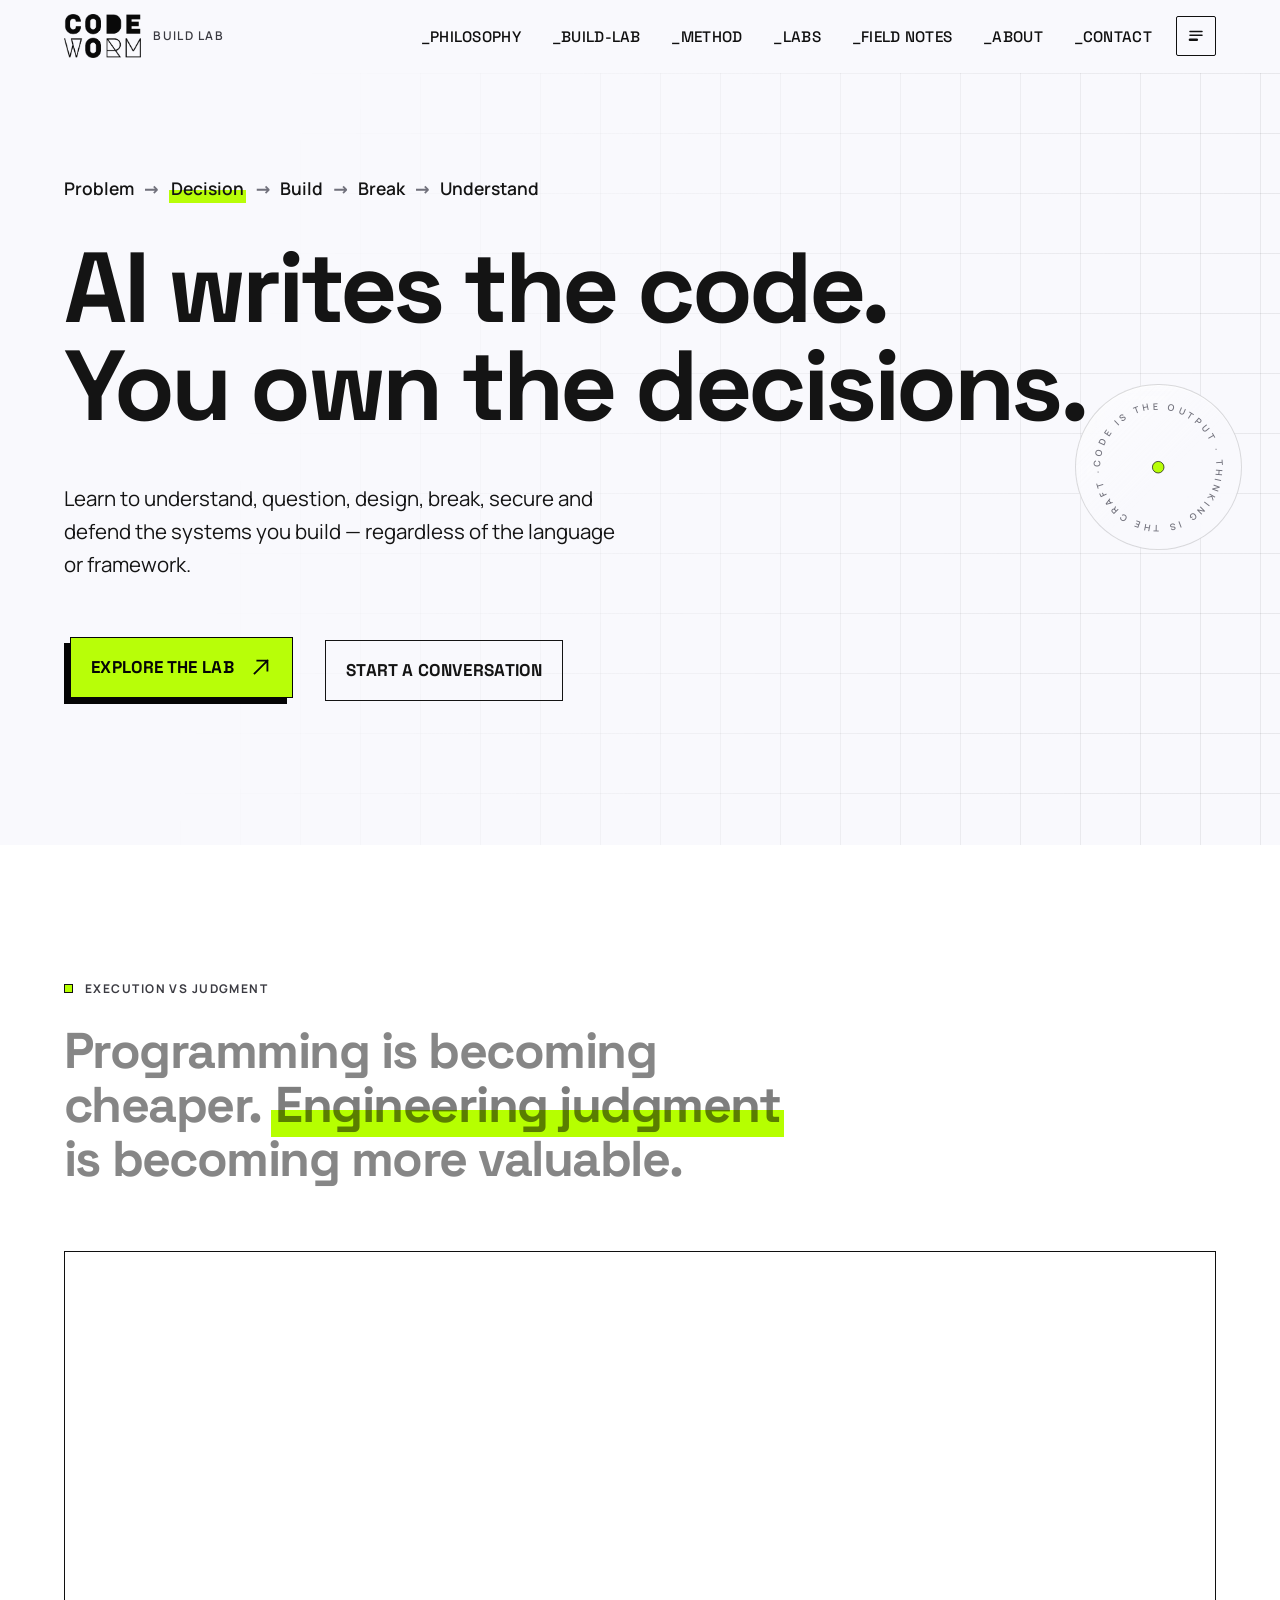
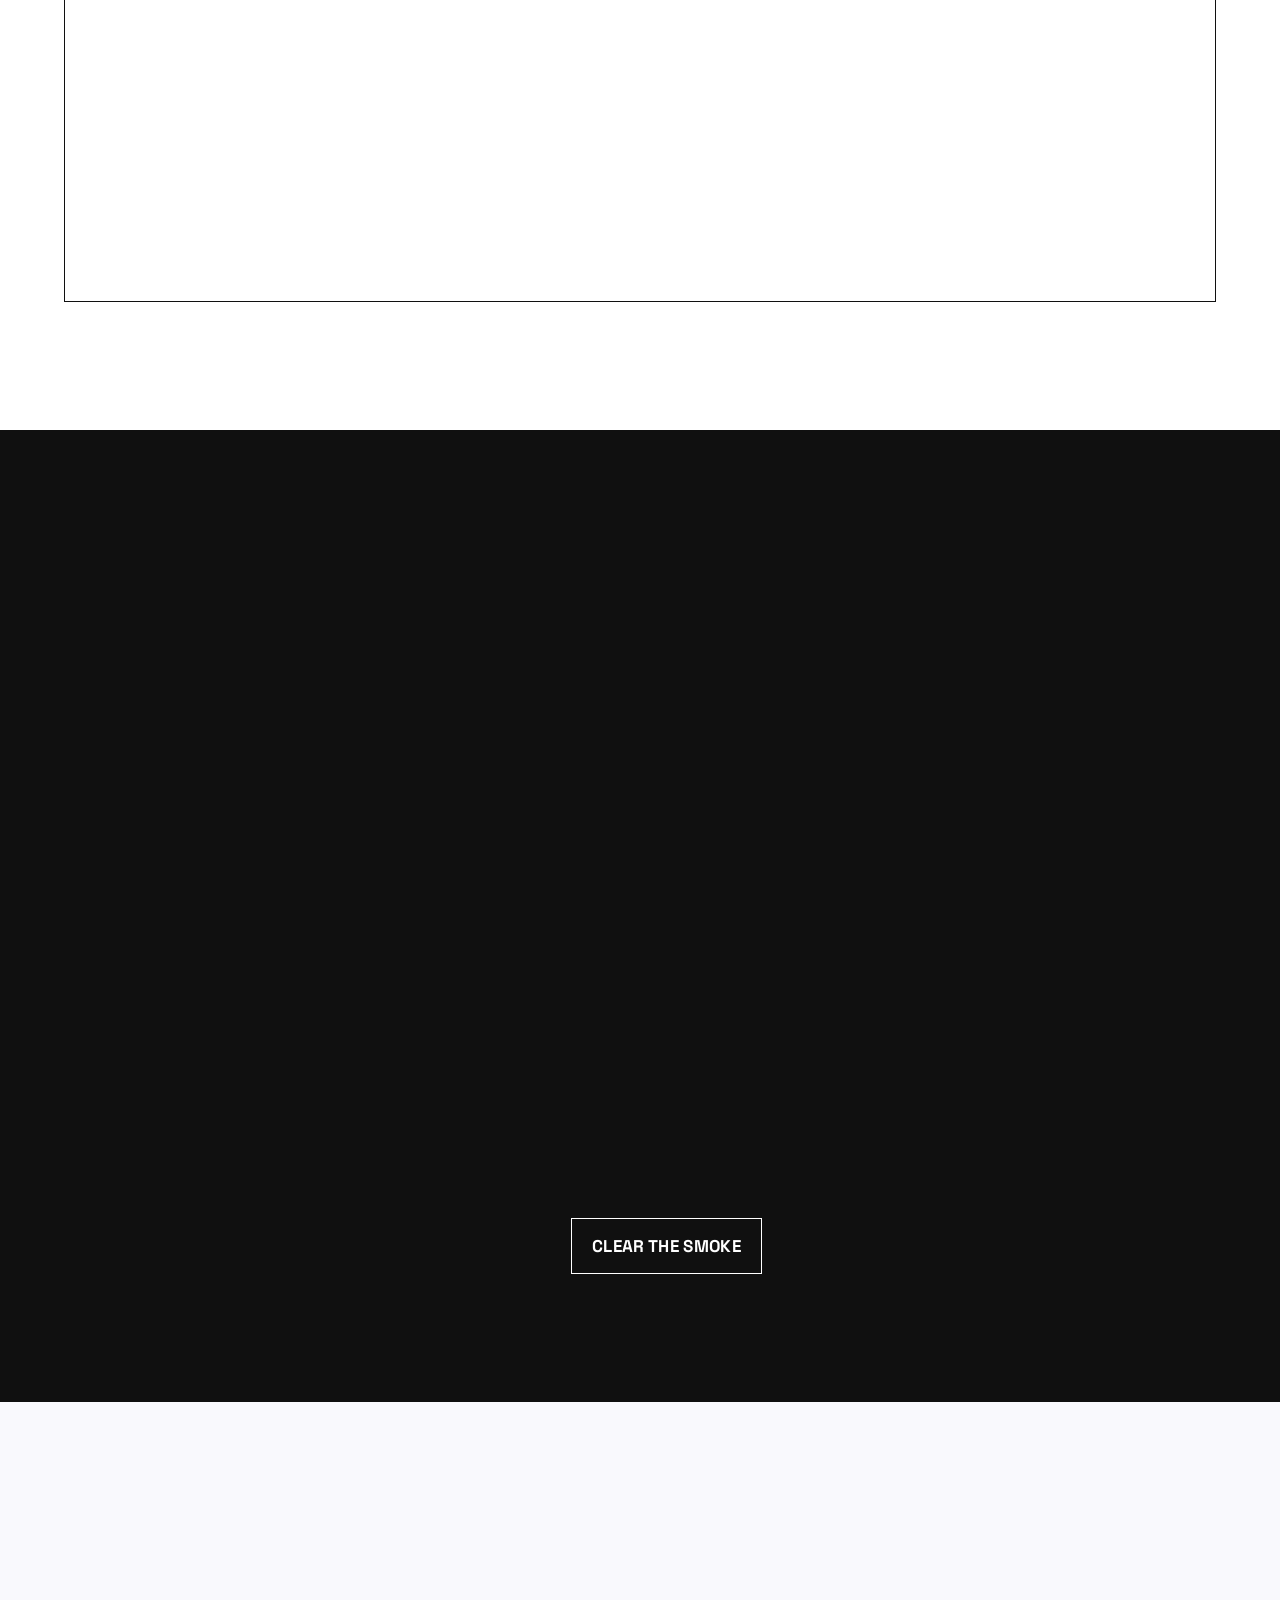
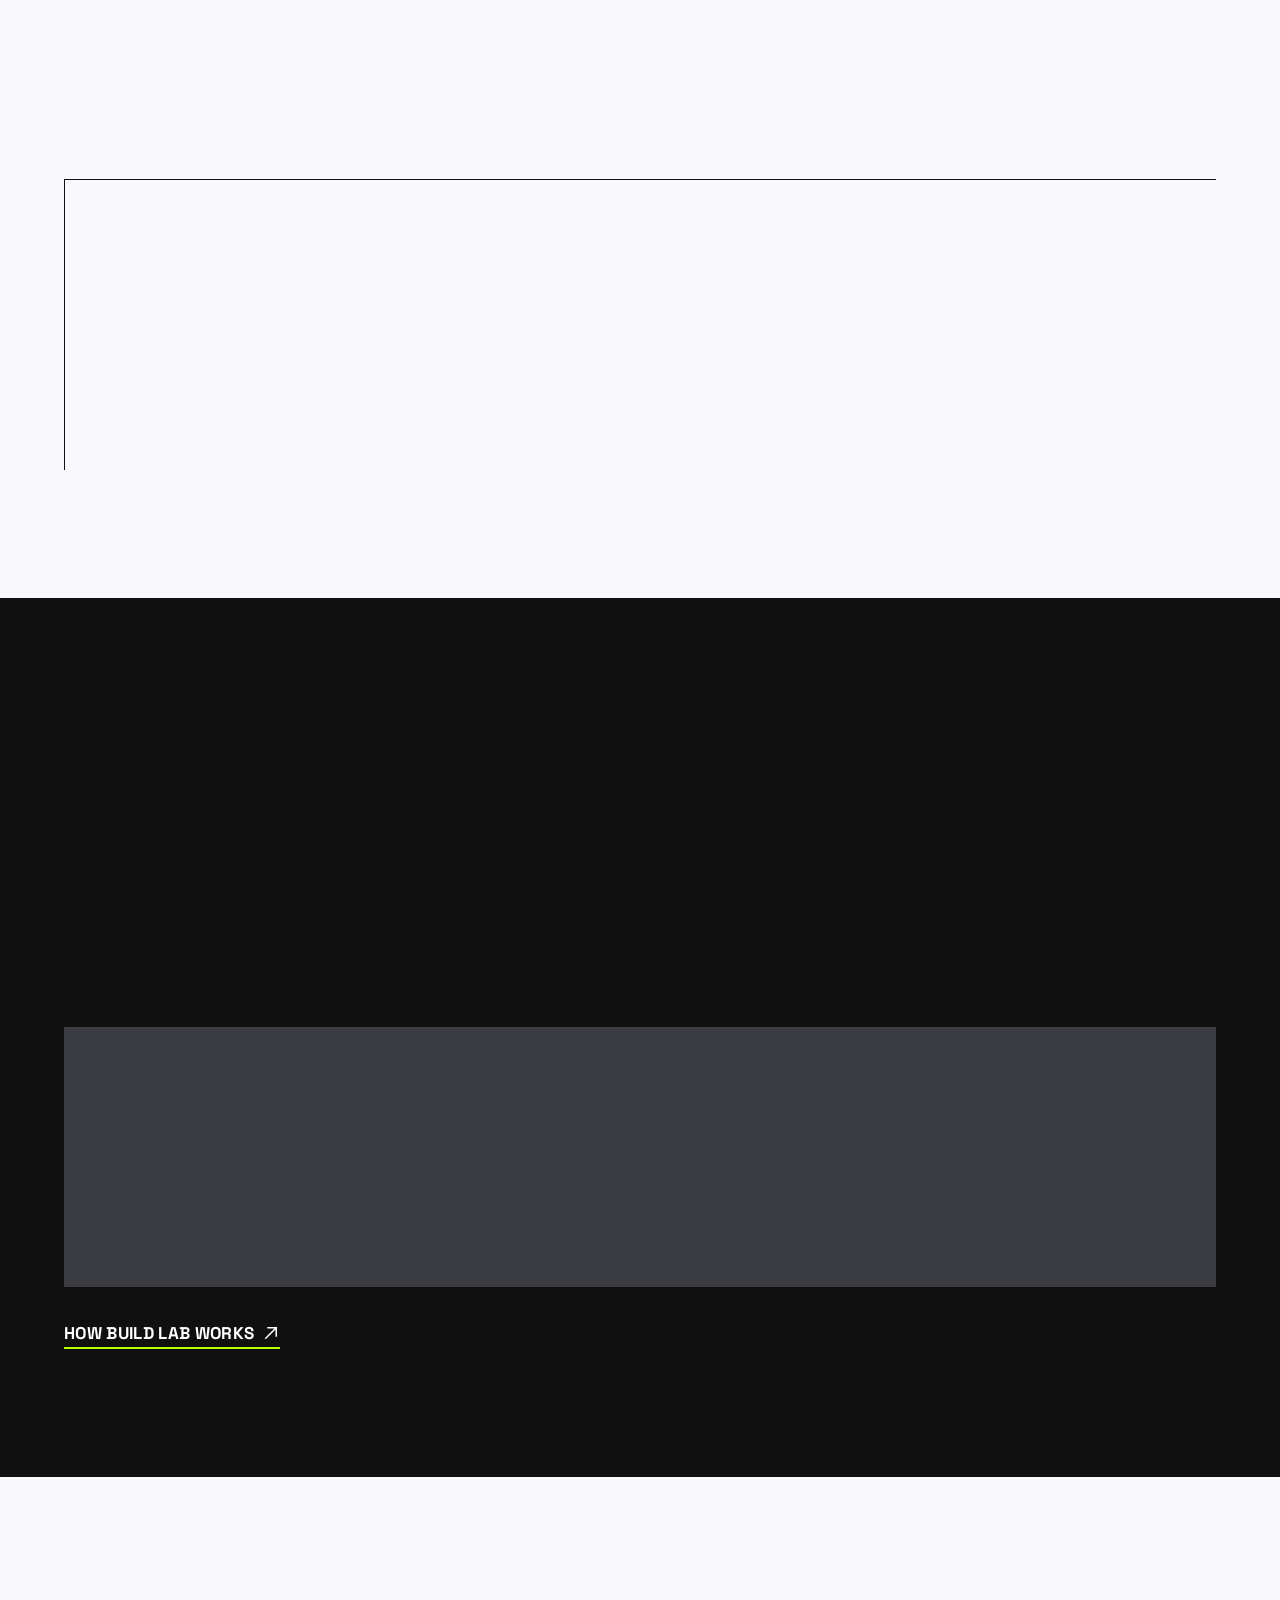
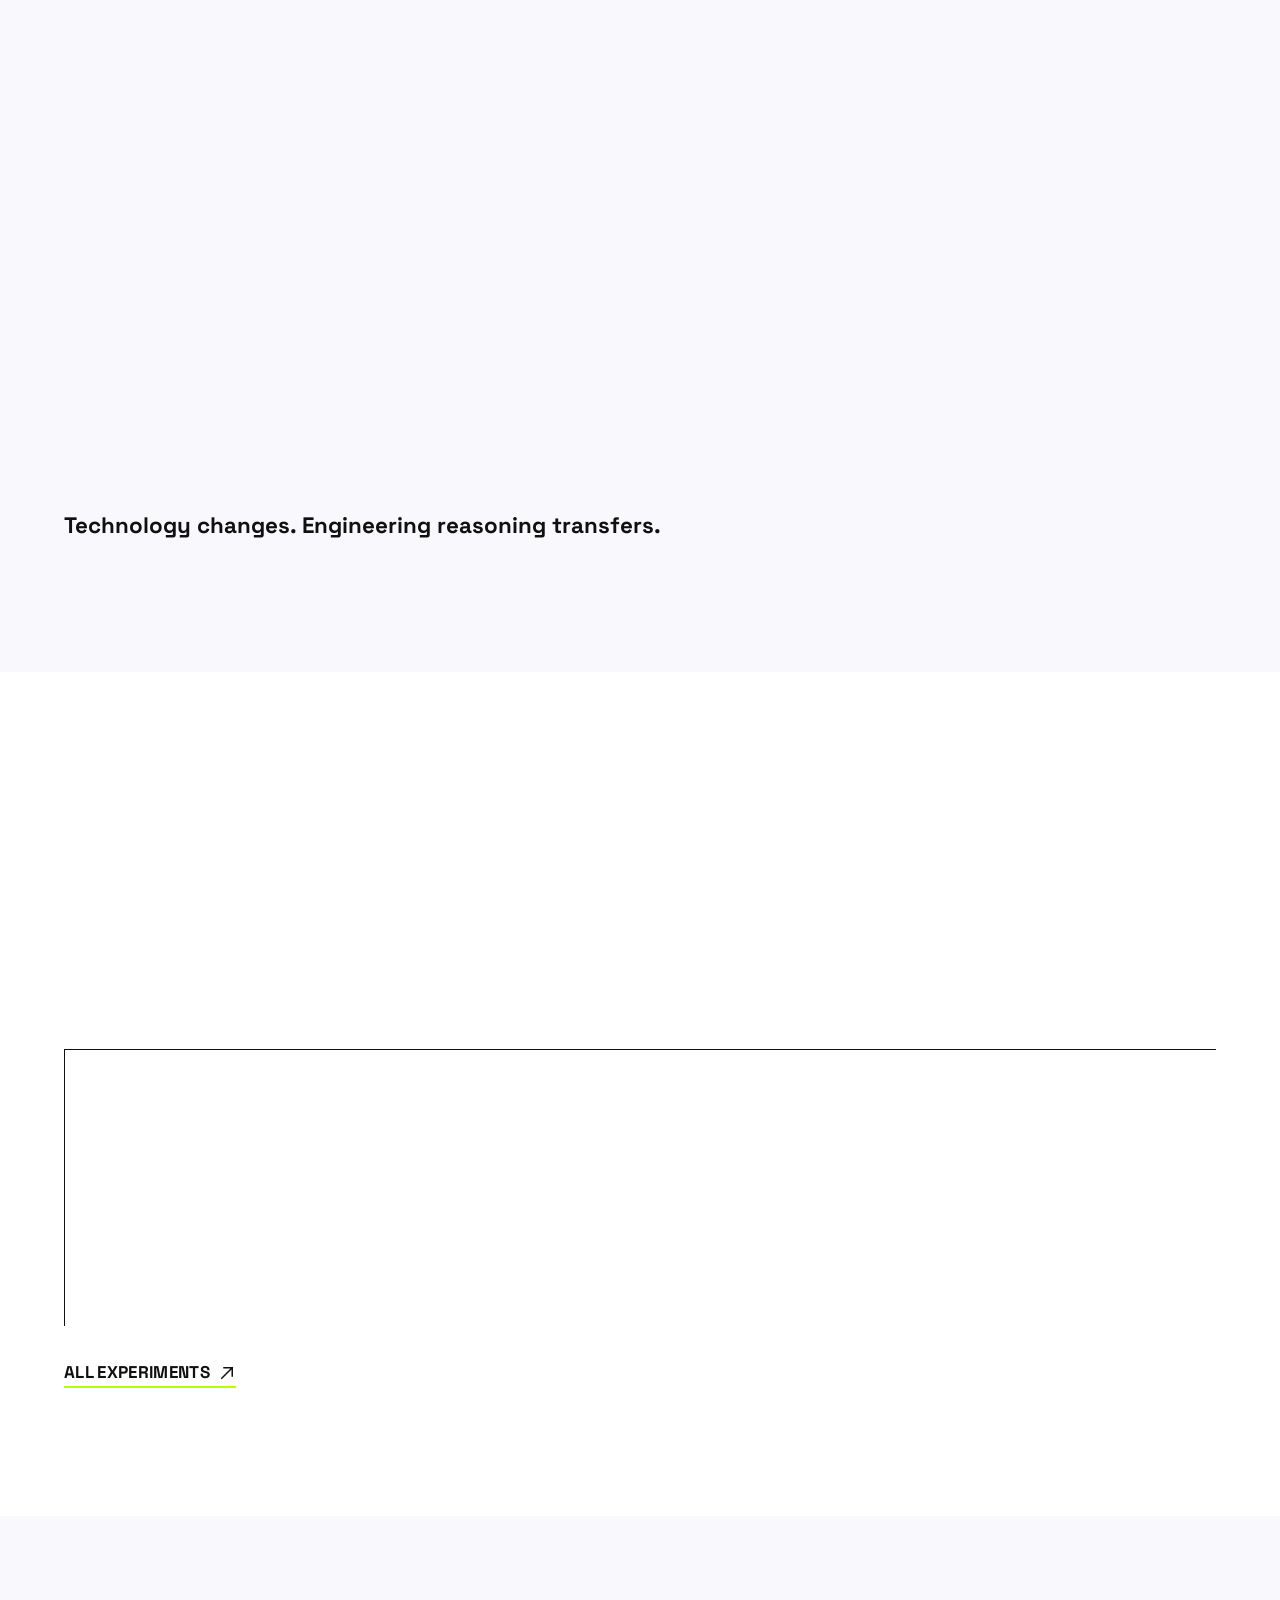
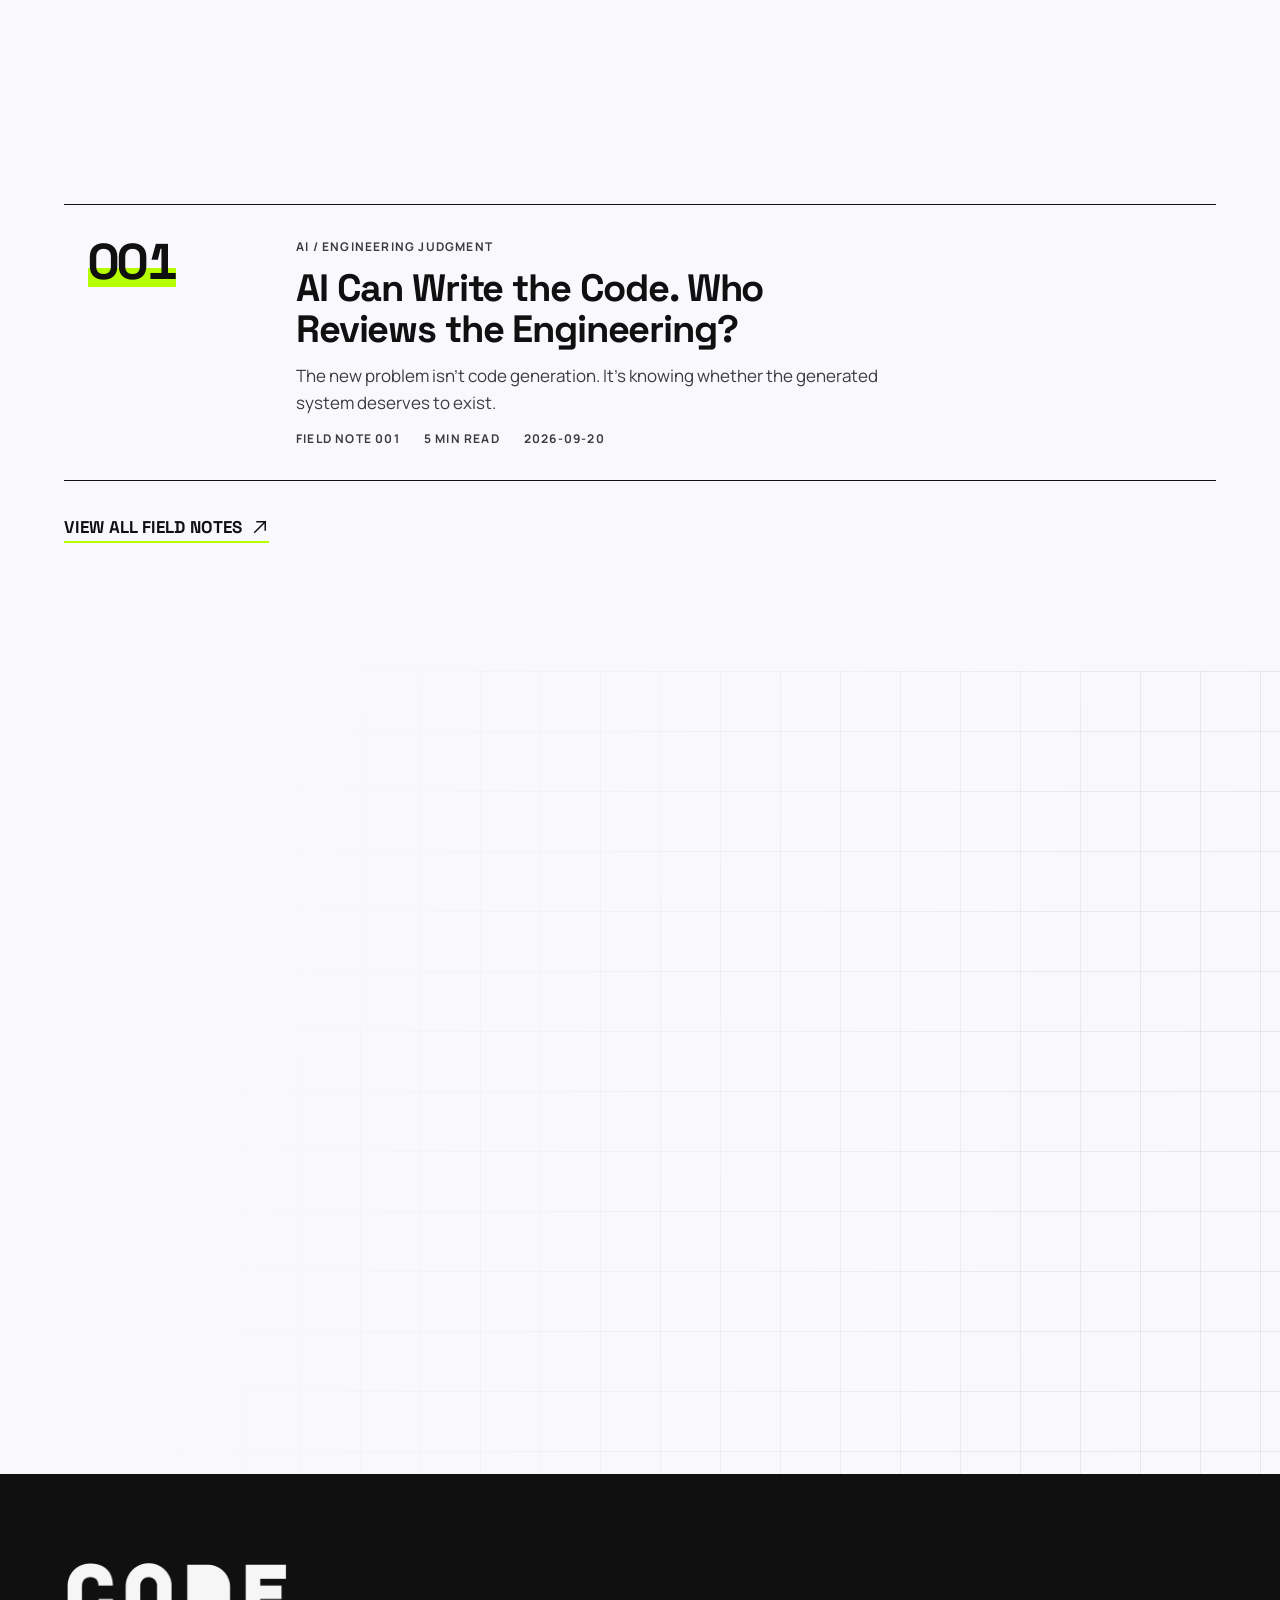
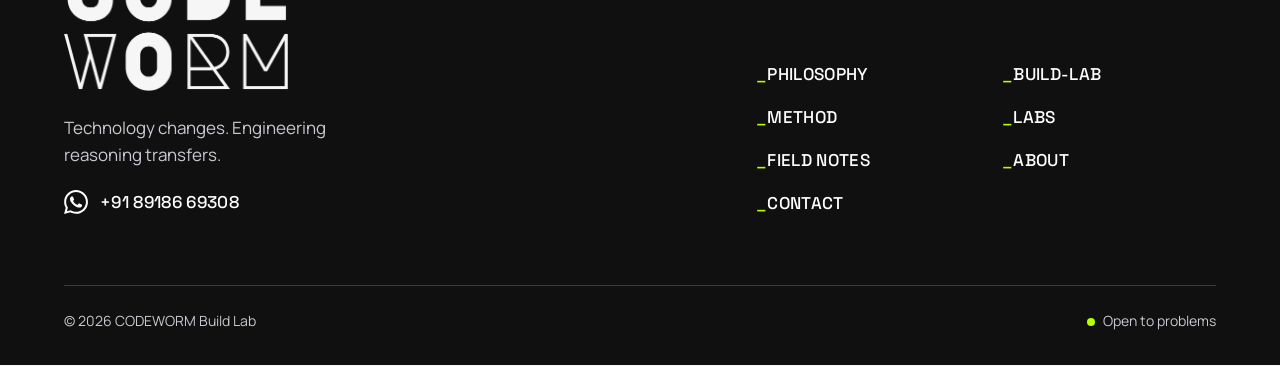
<file: index.html>
<!DOCTYPE html>
<html lang="en">
<head>
  <meta charset="utf-8">
  <meta http-equiv="Content-Security-Policy" content="default-src 'self'; script-src 'self' 'sha256-Du+OJKJSbdUgz5nrHeWWINvez6XKDDU/tyj/5c2uvwo='; style-src 'self'; img-src 'self' data:; font-src 'self'; connect-src 'self'; manifest-src 'self'; worker-src 'self'; media-src 'none'; object-src 'none'; base-uri 'self'; form-action 'self'">
  <meta name="referrer" content="strict-origin-when-cross-origin">
  <meta name="viewport" content="width=device-width, initial-scale=1">
  <title>CODEWORM Build Lab — AI writes the code. You own the decisions.</title>
  <meta name="description" content="A laboratory for engineering judgment. Learn to understand, design, break, secure and defend software systems — regardless of language or framework.">
  <link rel="canonical" href="https://www.chiranjitkarmakar.com/codeworm/">
  <meta property="og:type" content="website">
  <meta property="og:site_name" content="CODEWORM Build Lab">
  <meta property="og:title" content="CODEWORM Build Lab — AI writes the code. You own the decisions.">
  <meta property="og:description" content="A laboratory for engineering judgment. Understand, design, break, secure and defend software systems.">
  <meta property="og:url" content="https://www.chiranjitkarmakar.com/codeworm/">
  <meta property="og:image" content="https://www.chiranjitkarmakar.com/codeworm/img/og.png">
  <meta property="og:image:width" content="1200">
  <meta property="og:image:height" content="630">
  <meta property="og:image:alt" content="CODEWORM Build Lab: AI writes the code. You own the decisions.">
  <meta property="og:locale" content="en">
  <meta name="twitter:card" content="summary_large_image">
  <meta name="twitter:image" content="https://www.chiranjitkarmakar.com/codeworm/img/og.png">
  <meta name="twitter:image:alt" content="CODEWORM Build Lab: AI writes the code. You own the decisions.">
  <meta name="theme-color" content="#f9f9fd">
  <link rel="icon" href="favicon.svg" type="image/svg+xml">
  <link rel="manifest" href="manifest.webmanifest">
  <link rel="apple-touch-icon" href="icons/apple-touch-icon.png">
  <meta name="apple-mobile-web-app-title" content="CODEWORM">
  <link rel="preload" href="fonts/manrope-latin.woff2" as="font" type="font/woff2" crossorigin>
  <link rel="preload" href="fonts/space-grotesk-latin.woff2" as="font" type="font/woff2" crossorigin>
  <link rel="stylesheet" href="css/styles.css">
  <meta name="color-scheme" content="light">
  <script>document.documentElement.classList.add('js')</script>
  <script src="js/vendor/lenis.min.js" defer></script>
  <script src="js/main.js" defer></script>
  <script src="js/motion.js" defer></script>
  <script src="js/reading.js" defer></script>
  <script type="application/ld+json">{"@context":"https://schema.org","@graph":[{"@type":"Organization","@id":"https://www.chiranjitkarmakar.com/codeworm/#org","name":"CODEWORM Build Lab","url":"https://www.chiranjitkarmakar.com/codeworm/","logo":"https://www.chiranjitkarmakar.com/codeworm/img/codeworm-logo.png"},{"@type":"WebSite","@id":"https://www.chiranjitkarmakar.com/codeworm/#site","name":"CODEWORM Build Lab","url":"https://www.chiranjitkarmakar.com/codeworm/","inLanguage":"en","publisher":{"@id":"https://www.chiranjitkarmakar.com/codeworm/#org"}}]}</script>
</head>
<body>
  <a class="skip-link" href="#main">Skip to content</a>

  <header class="site-header">
    <div class="wrap site-header__inner">
      <a class="wordmark" href="index.html" aria-label="CODEWORM Build Lab — home"><img class="wordmark__logo" src="img/codeworm-logo.png" alt="" width="454" height="259"> <small>Build Lab</small></a>
      <nav class="site-nav" id="site-nav" aria-label="Primary">
        <ul>
          <li><a href="philosophy.html">Philosophy</a></li>
          <li><a href="build-lab.html">Build-Lab</a></li>
          <li><a href="method.html">Method</a></li>
          <li><a href="labs.html">Labs</a></li>
          <li><a href="field-notes/">Field Notes</a></li>
          <li><a href="about.html">About</a></li>
          <li><a href="contact.html">Contact</a></li>
        </ul>
      </nav>
      <div class="header-tools">
        <button class="reading-toggle" type="button" aria-pressed="false" aria-label="Reading guide" title="Reading guide: underlines the sentence you are probably reading" hidden>
          <svg viewBox="0 0 24 24" aria-hidden="true" fill="none" stroke="currentColor" stroke-width="2" stroke-linecap="round"><path d="M4 6h16M4 11h16"/><path d="M4 17h9" stroke-width="3.5"/></svg>
        </button>
        <button class="nav-toggle" type="button" aria-expanded="false" aria-controls="site-nav">Menu</button>
      </div>
    </div>
  </header>

  <main id="main">

    <!-- HERO -->
    <section class="hero grid-bg" aria-labelledby="hero-title">
      <div class="wrap">
        <p class="hero__chain">
          <span>Problem</span><span aria-hidden="true">→</span>
          <mark>Decision</mark><span aria-hidden="true">→</span>
          <span>Build</span><span aria-hidden="true">→</span>
          <span>Break</span><span aria-hidden="true">→</span>
          <span>Understand</span>
        </p>
        <h1 class="hero__title" id="hero-title"><span>AI writes the code.</span> <span>You own the decisions.</span></h1>
        <p class="hero__lead">Learn to understand, question, design, break, secure and defend the systems you build — regardless of the language or framework.</p>
        <div class="btn-row">
          <a class="btn" href="build-lab.html">Explore the lab
            <svg class="ico" viewBox="0 0 24 24" aria-hidden="true"><path d="M5 19 19 5M8 5h11v11" fill="none" stroke="currentColor" stroke-width="2" stroke-linecap="square"/></svg>
          </a>
          <a class="btn btn--ghost" href="contact.html">Start a conversation</a>
        </div>

        <svg class="hero__mark hero__mark-glass glass ring" viewBox="0 0 200 200" aria-hidden="true" focusable="false">
          <defs><path id="ring-path" d="M100 100 m-80 0 a80 80 0 1 1 160 0 a80 80 0 1 1 -160 0"/></defs>
          <g class="ring__spin"><text><textPath href="#ring-path" textLength="498" lengthAdjust="spacing">Code is the output · Thinking is the craft · </textPath></text></g>
          <circle class="ring__dot" cx="100" cy="100" r="8"/>
        </svg>
      </div>
    </section>

    <!-- EXECUTION VS JUDGMENT -->
    <section class="section section--white" aria-labelledby="exec-judg">
      <div class="wrap">
        <p class="eyebrow">Execution vs judgment</p>
        <h2 class="statement mt-5" id="exec-judg">Programming is becoming cheaper. <em>Engineering judgment</em> is becoming more valuable.</h2>

        <div class="duo">
          <div class="duo__col duo__col--exec">
            <p class="duo__label"><span>Execution</span><span>Increasingly automated</span></p>
            <h3>What AI can already do.</h3>
            <ul>
              <li>Write code</li>
              <li>Create files</li>
              <li>Generate APIs</li>
              <li>Build UI</li>
              <li>Write tests</li>
              <li>Refactor</li>
              <li>Produce documentation</li>
            </ul>
          </div>
          <div class="duo__col duo__col--judg">
            <p class="duo__label"><span>Judgment</span><span>Increasingly yours</span></p>
            <h3>What only you can answer.</h3>
            <ul>
              <li>What should be built — and why?</li>
              <li>Which architecture? Which technology?</li>
              <li>What are we assuming?</li>
              <li>What are the trade-offs?</li>
              <li>What could fail?</li>
              <li>How do we verify it? How secure is it?</li>
              <li>Overengineered? Underengineered?</li>
              <li>Can you explain and defend it?</li>
            </ul>
          </div>
        </div>
      </div>
    </section>

    <!-- BLACK BOX -->
    <section class="section section--dark" aria-labelledby="blackbox-title">
      <div class="wrap split split--wide-right">
        <div class="section-head mb-0">
          <p class="eyebrow">The AI black box</p>
          <h2 id="blackbox-title">AI can generate an entire application before you understand why its architecture looks the way it does.</h2>
          <p>Between the idea and the generated code sits a chain of decisions. Someone made them. If it wasn’t you, they were made for you.</p>
        </div>

        <div data-blackbox>
          <ol class="chain">
            <li class="chain__step"><span class="chain__n">01</span><span class="chain__name">Idea</span><span class="chain__note">Yours.</span></li>
            <li class="chain__layer">
              <p class="chain__layer-label">Decision layer <span>— invisible in the generated result</span></p>
              <ol class="chain__inner">
                <li><span class="chain__n">02</span><span class="chain__name redact">Requirements</span></li>
                <li><span class="chain__n">03</span><span class="chain__name redact">Assumptions</span></li>
                <li><span class="chain__n">04</span><span class="chain__name redact">Architecture</span></li>
                <li><span class="chain__n">05</span><span class="chain__name redact">Technology choices</span></li>
              </ol>
            </li>
            <li class="chain__step chain__step--seen"><span class="chain__n">06</span><span class="chain__name">Implementation</span><span class="chain__note">The only part you see.</span></li>
            <li class="chain__step"><span class="chain__n">07</span><span class="chain__name">Failure</span></li>
            <li class="chain__step"><span class="chain__n">08</span><span class="chain__name">Verification</span></li>
            <li class="chain__step"><span class="chain__n">09</span><span class="chain__name">Deployment</span></li>
          </ol>
          <button class="btn btn--ghost blackbox__btn" type="button" data-blackbox-toggle aria-pressed="false" hidden><span>Reveal the decision layer</span></button>
        </div>
      </div>
    </section>

    <!-- DECISION LAYER -->
    <section class="section" aria-labelledby="decision-title">
      <div class="wrap">
        <div class="section-head">
          <p class="eyebrow">The decision layer</p>
          <h2 id="decision-title">The code is not the interesting part.</h2>
          <p>Ask AI for an authentication system and you’ll get one. Engineering judgment starts with what the code doesn’t say. Open a question.</p>
        </div>

        <div class="qgrid">
          <details class="qcard"><summary><span class="qcard__n">01</span>Why this authentication model?</summary>
            <p class="qcard__body">Sessions, tokens and delegated identity each move risk somewhere different. Choosing one is choosing <strong>where the failure will live</strong>.</p></details>
          <details class="qcard"><summary><span class="qcard__n">02</span>Where are credentials stored?</summary>
            <p class="qcard__body">Storage decides what an attacker gets after a breach — and what you can prove afterwards.</p></details>
          <details class="qcard"><summary><span class="qcard__n">03</span>What is the threat model?</summary>
            <p class="qcard__body">Without one, “secure” has no meaning. <strong>Who attacks, for what, with what access?</strong></p></details>
          <details class="qcard"><summary><span class="qcard__n">04</span>What happens when verification fails?</summary>
            <p class="qcard__body">Error messages leak. Retries invite abuse. Failure behavior is a design decision, not an exception handler.</p></details>
          <details class="qcard"><summary><span class="qcard__n">05</span>How are sessions invalidated?</summary>
            <p class="qcard__body">Logout, password change, stolen device. <strong>What you can’t revoke, you can’t recover from.</strong></p></details>
          <details class="qcard"><summary><span class="qcard__n">06</span>What happens during abuse?</summary>
            <p class="qcard__body">Credential stuffing looks like normal traffic until you decide what abnormal means.</p></details>
          <details class="qcard"><summary><span class="qcard__n">07</span>What assumptions does the architecture make?</summary>
            <p class="qcard__body">Every design assumes something about users, networks and time. Most failures live in the assumption <strong>nobody wrote down</strong>.</p></details>
          <details class="qcard"><summary><span class="qcard__n">08</span>What happens when traffic increases?</summary>
            <p class="qcard__body">Password hashing, session stores and rate limits all behave differently at 10×. Which one breaks first?</p></details>
          <details class="qcard"><summary><span class="qcard__n">09</span>How will it be monitored?</summary>
            <p class="qcard__body">If you can’t see a pattern of failed logins, it isn’t a control. It’s a hope.</p></details>
        </div>
      </div>
    </section>

    <!-- BUILD LAB -->
    <section class="section section--dark" aria-labelledby="lab-title">
      <div class="wrap">
        <div class="section-head">
          <p class="eyebrow">Build Lab</p>
          <h2 id="lab-title">A laboratory for developing engineering judgment.</h2>
          <p>Not a place to watch programming lessons. Every problem moves through the same ten stages.</p>
        </div>
        <ol class="cells">
          <li><span class="n">01</span><span class="w">Problem</span></li>
          <li><span class="n">02</span><span class="w">Model</span></li>
          <li><span class="n">03</span><span class="w">Decide</span></li>
          <li><span class="n">04</span><span class="w">Build</span></li>
          <li><span class="n">05</span><span class="w">Break</span></li>
          <li><span class="n">06</span><span class="w">Investigate</span></li>
          <li><span class="n">07</span><span class="w">Secure</span></li>
          <li><span class="n">08</span><span class="w">Verify</span></li>
          <li><span class="n">09</span><span class="w">Ship</span></li>
          <li><span class="n">10</span><span class="w">Defend</span></li>
        </ol>
        <p class="mt-6"><a class="link-arrow" href="build-lab.html">How Build Lab works
          <svg class="ico" viewBox="0 0 24 24" aria-hidden="true"><path d="M5 19 19 5M8 5h11v11" fill="none" stroke="currentColor" stroke-width="2" stroke-linecap="square"/></svg></a></p>
      </div>
    </section>

    <!-- LANGUAGE INDEPENDENCE -->
    <section class="section" aria-labelledby="lang-title">
      <div class="wrap">
        <div class="section-head">
          <p class="eyebrow">Language-independent</p>
          <h2 id="lang-title">We don’t care which language you choose.</h2>
          <p>We care whether you can explain why you chose it.</p>
        </div>

        <ol class="flow">
          <li><b>Problem</b></li>
          <li><b>Constraints</b></li>
          <li><b>Requirements</b></li>
          <li><b>Options</b></li>
          <li><b>Trade-offs</b></li>
          <li class="is-decision"><b>Decision</b></li>
          <li><b>Implementation</b></li>
        </ol>

        <div class="vs mt-7">
          <div>
            <p class="tagline">Question that expires</p>
            <p class="q">“Can you write a MongoDB query?”</p>
          </div>
          <div class="is-strong">
            <p class="tagline">Question that transfers</p>
            <p class="q">“Why MongoDB?”</p>
          </div>
        </div>

        <p class="mt-6 f-display fs-h3">Technology changes. Engineering reasoning transfers.</p>
      </div>
    </section>

    <!-- LABS -->
    <section class="section section--white" aria-labelledby="labs-title">
      <div class="wrap">
        <div class="section-head">
          <p class="eyebrow">Experiments</p>
          <h2 id="labs-title">Thinking, published as it happens.</h2>
          <p>Each lab follows a system from problem to lesson — including the parts where it broke.</p>
        </div>
        <div class="labs">
          <article class="lab-card">
            <div class="lab-card__top"><span class="lab-card__id">LAB 001</span><span class="tag">Planned</span></div>
            <div><h3>Authentication Failure</h3><p>What actually fails when an authentication system is attacked?</p></div>
            <p class="lab-card__tags">Security · Failure</p>
          </article>
          <article class="lab-card">
            <div class="lab-card__top"><span class="lab-card__id">LAB 002</span><span class="tag">Planned</span></div>
            <div><h3>MongoDB vs PostgreSQL</h3><p>Same requirements, two databases. Where does each one hurt?</p></div>
            <p class="lab-card__tags">Trade-offs · Data</p>
          </article>
          <article class="lab-card">
            <div class="lab-card__top"><span class="lab-card__id">LAB 003</span><span class="tag">Planned</span></div>
            <div><h3>When Microservices Are a Mistake</h3><p>A system split too early, and what it cost.</p></div>
            <p class="lab-card__tags">Architecture · Overengineering</p>
          </article>
        </div>
        <p class="mt-6"><a class="link-arrow" href="labs.html">All experiments
          <svg class="ico" viewBox="0 0 24 24" aria-hidden="true"><path d="M5 19 19 5M8 5h11v11" fill="none" stroke="currentColor" stroke-width="2" stroke-linecap="square"/></svg></a></p>
      </div>
    </section>

    <!-- FIELD NOTES -->
    <section class="section" aria-labelledby="notes-title">
      <div class="wrap">
        <div class="section-head">
          <p class="eyebrow">Field Notes</p>
          <h2 id="notes-title">What we’re investigating.</h2>
        </div>
        <div class="note-rows">
          <!-- notes:home:start -->
          <article class="note-row">
            <p class="note-row__num" aria-hidden="true">001</p>
            <div class="note-row__body">
              <p class="note-row__cat">AI / Engineering Judgment</p>
              <h3 class="note-row__title"><a href="field-notes/ai-code-engineering-judgment/">AI Can Write the Code. Who Reviews the Engineering?</a></h3>
              <p class="note-row__sub">The new problem isn’t code generation. It’s knowing whether the generated system deserves to exist.</p>
              <p class="note-row__meta"><span>Field Note 001</span><span>5 min read</span><time datetime="2026-09-20">2026-09-20</time></p>
            </div>
          </article>
          <!-- notes:home:end -->
        </div>
        <p class="mt-6"><a class="link-arrow" href="field-notes/">View all Field Notes
          <svg class="ico" viewBox="0 0 24 24" aria-hidden="true"><path d="M5 19 19 5M8 5h11v11" fill="none" stroke="currentColor" stroke-width="2" stroke-linecap="square"/></svg></a></p>
      </div>
    </section>

    <!-- CTA -->
    <section class="section cta grid-bg" aria-labelledby="cta-title">
      <div class="wrap">
        <div class="cta__card glass">
          <h2 id="cta-title">Bring us a problem.</h2>
          <p>Not a job title. Not a list of technologies. Something you don’t understand, something that keeps failing, or something you’re trying to design.</p>
          <a class="btn" href="contact.html">Start a conversation
            <svg class="ico" viewBox="0 0 24 24" aria-hidden="true"><path d="M5 19 19 5M8 5h11v11" fill="none" stroke="currentColor" stroke-width="2" stroke-linecap="square"/></svg>
          </a>
        </div>
      </div>
    </section>

  </main>

  <footer class="site-footer">
    <div class="wrap">
      <div class="site-footer__top">
        <div>
          <a class="wordmark" href="index.html" aria-label="CODEWORM Build Lab — home"><img class="wordmark__logo wordmark__logo--footer" src="img/codeworm-logo.png" alt="" width="454" height="259"></a>
          <p class="tagline">Technology changes. Engineering reasoning transfers.</p>
          <a class="wa-link" href="https://wa.me/918918669308" target="_blank" rel="noopener" aria-label="Chat on WhatsApp: +91 89186 69308"><span class="wa-link__icon" aria-hidden="true"></span>+91 89186 69308</a>
        </div>
        <nav aria-label="Footer">
          <ul>
            <li><a href="philosophy.html">Philosophy</a></li>
            <li><a href="build-lab.html">Build-Lab</a></li>
            <li><a href="method.html">Method</a></li>
            <li><a href="labs.html">Labs</a></li>
            <li><a href="field-notes/">Field Notes</a></li>
            <li><a href="about.html">About</a></li>
            <li><a href="contact.html">Contact</a></li>
          </ul>
        </nav>
      </div>
      <div class="site-footer__bottom">
        <span>© 2026 CODEWORM Build Lab</span>
        <span class="site-footer__meta"><button class="install" type="button" hidden>Install app</button><span class="status">Open to problems</span></span>
      </div>
    </div>
  </footer>
</body>
</html>
</file>
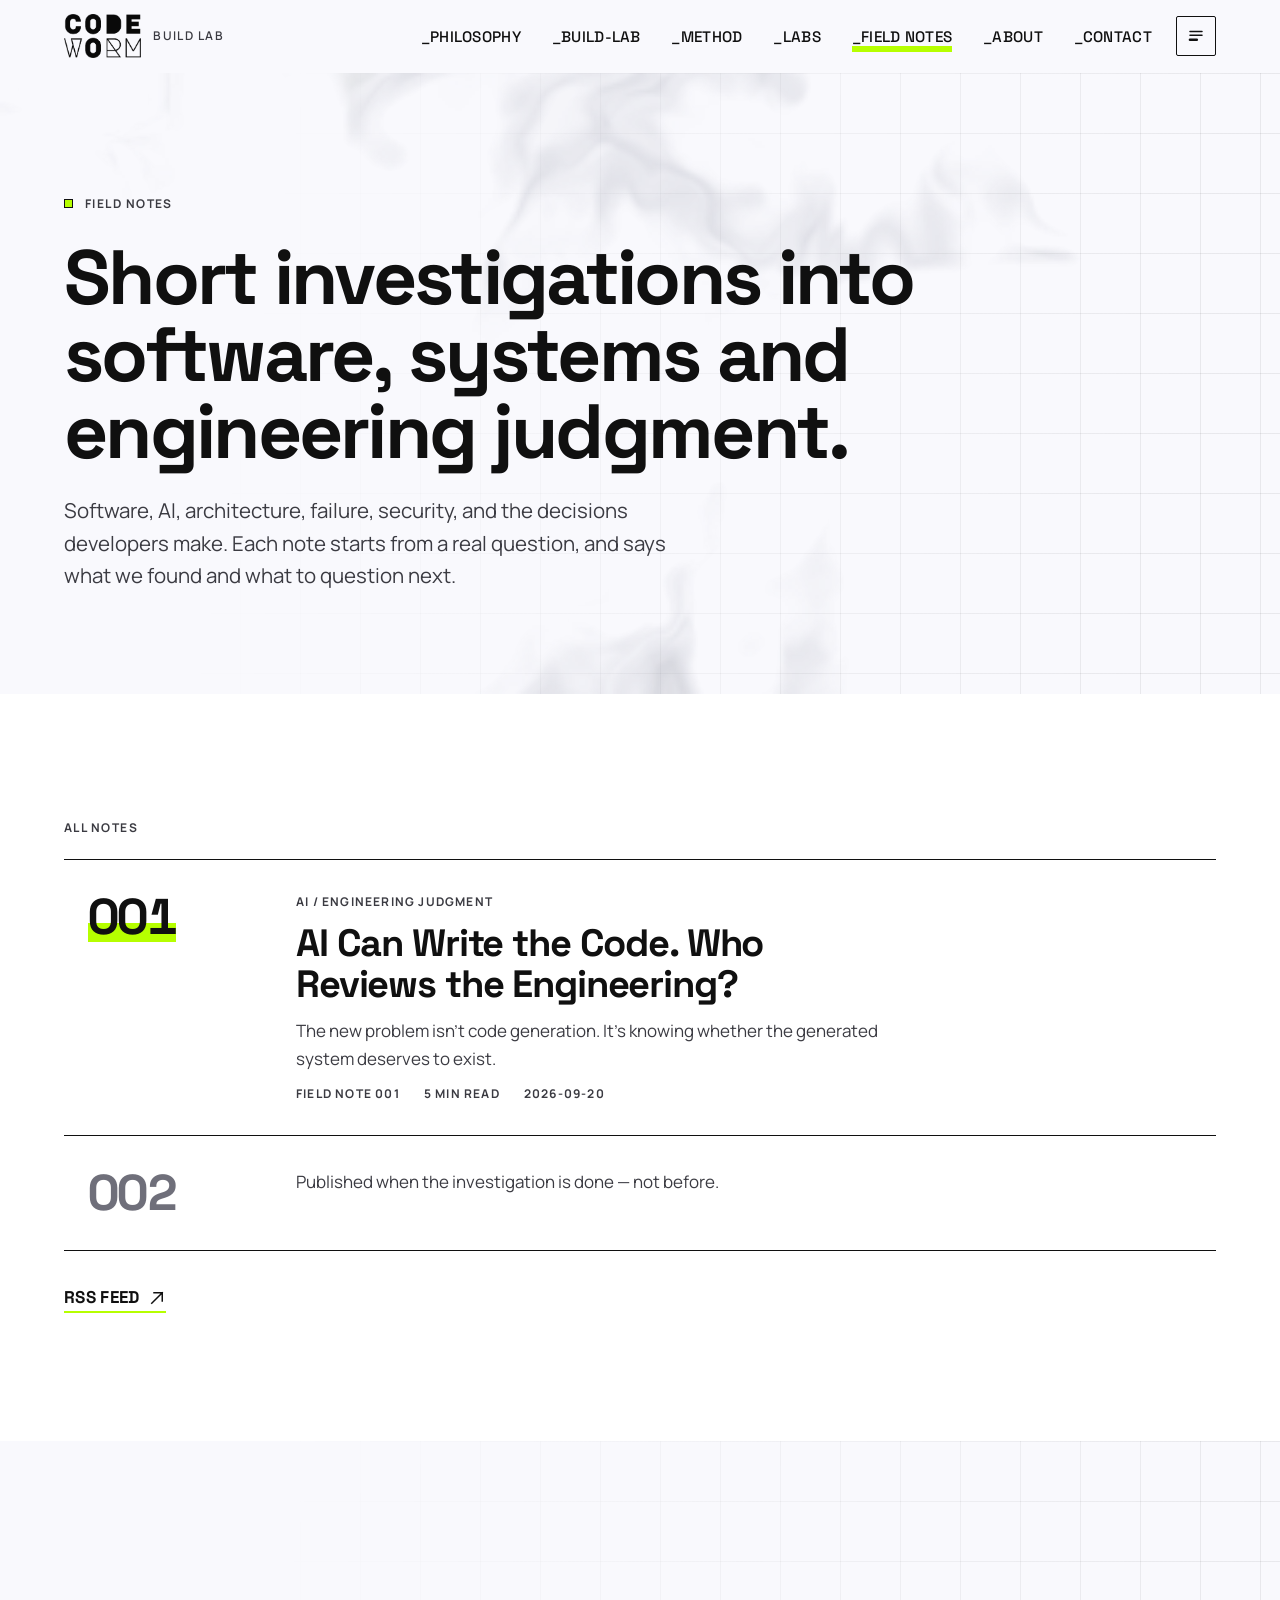
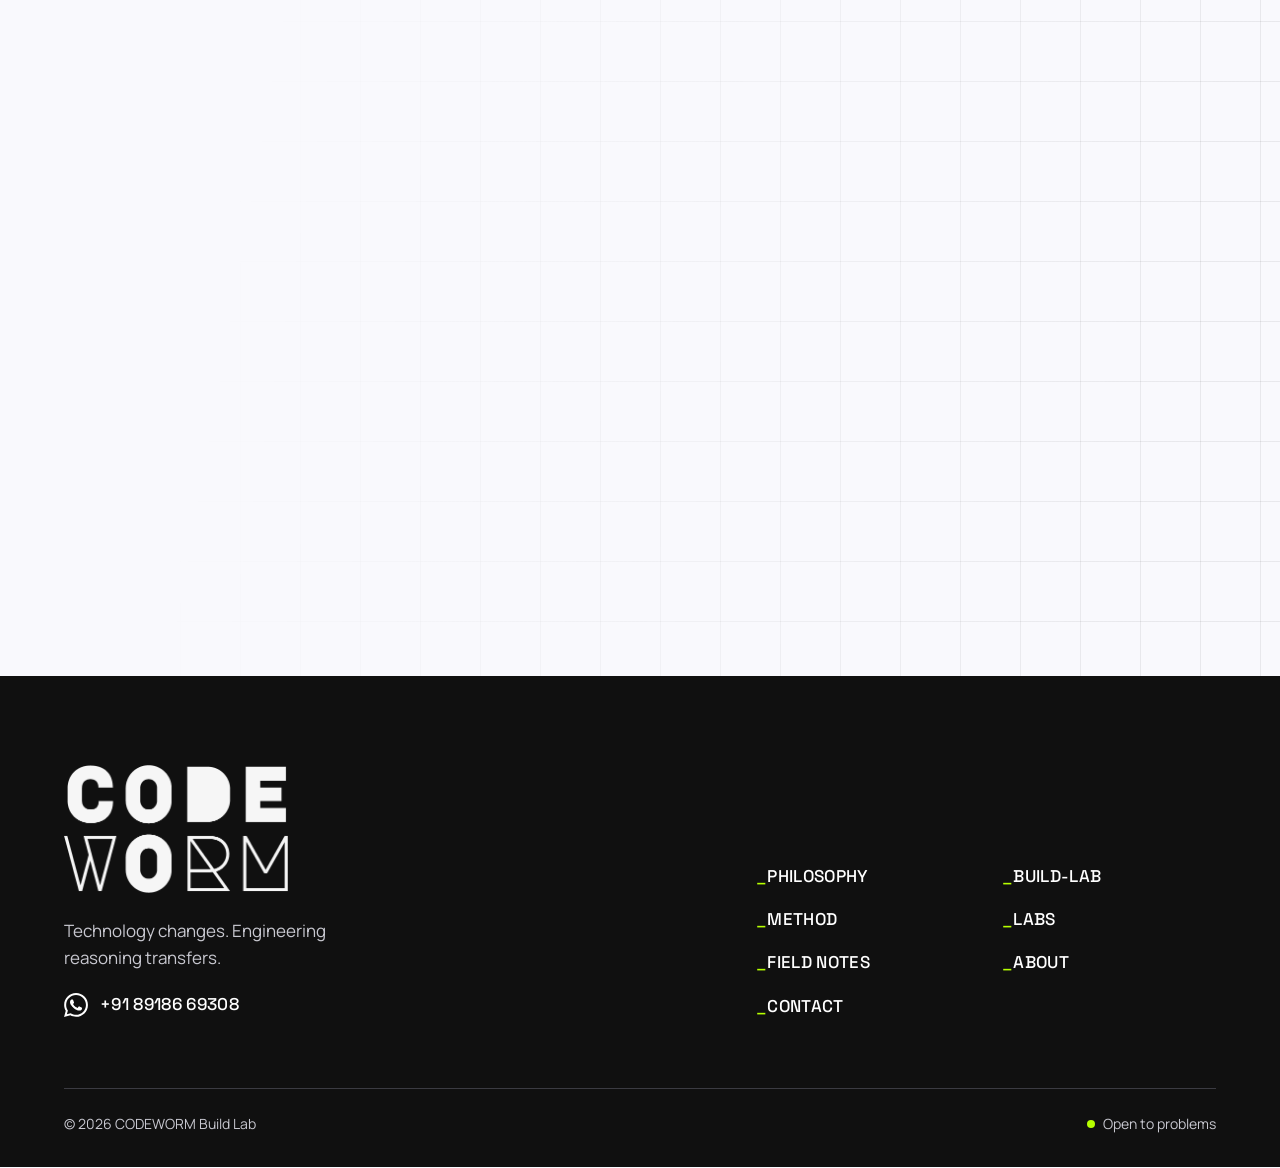
<file: field-notes/index.html>
<!DOCTYPE html>
<html lang="en">
<head>
  <meta charset="utf-8">
  <meta http-equiv="Content-Security-Policy" content="default-src 'self'; script-src 'self' 'sha256-Du+OJKJSbdUgz5nrHeWWINvez6XKDDU/tyj/5c2uvwo='; style-src 'self'; img-src 'self' data:; font-src 'self'; connect-src 'self'; manifest-src 'self'; worker-src 'self'; media-src 'none'; object-src 'none'; base-uri 'self'; form-action 'self'">
  <meta name="referrer" content="strict-origin-when-cross-origin">
  <meta name="viewport" content="width=device-width, initial-scale=1">
  <title>Field Notes — CODEWORM Build Lab</title>
  <meta name="description" content="Short investigations into software, AI, engineering judgment, architecture, failure, security and the decisions developers make.">
  <meta name="robots" content="index, follow, max-image-preview:large">
  <link rel="canonical" href="https://www.chiranjitkarmakar.com/codeworm/field-notes/">
  <meta property="og:type" content="website">
  <meta property="og:site_name" content="CODEWORM Build Lab">
  <meta property="og:title" content="Field Notes — CODEWORM Build Lab">
  <meta property="og:description" content="Short investigations into software, systems and engineering judgment.">
  <meta property="og:url" content="https://www.chiranjitkarmakar.com/codeworm/field-notes/">
  <meta property="og:image" content="https://www.chiranjitkarmakar.com/codeworm/img/og.png">
  <meta property="og:image:width" content="1200">
  <meta property="og:image:height" content="630">
  <meta property="og:image:alt" content="CODEWORM Build Lab: AI writes the code. You own the decisions.">
  <meta property="og:locale" content="en">
  <meta name="twitter:card" content="summary_large_image">
  <meta name="twitter:image" content="https://www.chiranjitkarmakar.com/codeworm/img/og.png">
  <meta name="twitter:image:alt" content="CODEWORM Build Lab: AI writes the code. You own the decisions.">
  <meta name="theme-color" content="#f9f9fd">
  <link rel="icon" href="../favicon.svg" type="image/svg+xml">
  <link rel="manifest" href="../manifest.webmanifest">
  <link rel="apple-touch-icon" href="../icons/apple-touch-icon.png">
  <link rel="alternate" type="application/rss+xml" title="CODEWORM Field Notes" href="../feed.xml">
  <meta name="apple-mobile-web-app-title" content="CODEWORM">
  <link rel="preload" href="../fonts/manrope-latin.woff2" as="font" type="font/woff2" crossorigin>
  <link rel="preload" href="../fonts/space-grotesk-latin.woff2" as="font" type="font/woff2" crossorigin>
  <link rel="stylesheet" href="../css/styles.css">
  <meta name="color-scheme" content="light">
  <script>document.documentElement.classList.add('js')</script>
  <script src="../js/vendor/lenis.min.js" defer></script>
  <script src="../js/main.js" defer></script>
  <script src="../js/motion.js" defer></script>
  <script src="../js/reading.js" defer></script>
  <script type="application/ld+json">{"@context":"https://schema.org","@type":"CollectionPage","name":"Field Notes — CODEWORM Build Lab","url":"https://www.chiranjitkarmakar.com/codeworm/field-notes/","isPartOf":{"@id":"https://www.chiranjitkarmakar.com/codeworm/#site"}}</script>
</head>
<body>
  <a class="skip-link" href="#main">Skip to content</a>

  <header class="site-header">
    <div class="wrap site-header__inner">
      <a class="wordmark" href="../index.html" aria-label="CODEWORM Build Lab — home"><img class="wordmark__logo" src="../img/codeworm-logo.png" alt="" width="454" height="259"> <small>Build Lab</small></a>
      <nav class="site-nav" id="site-nav" aria-label="Primary">
        <ul>
          <li><a href="../philosophy.html">Philosophy</a></li>
          <li><a href="../build-lab.html">Build-Lab</a></li>
          <li><a href="../method.html">Method</a></li>
          <li><a href="../labs.html">Labs</a></li>
          <li><a href="./" aria-current="page">Field Notes</a></li>
          <li><a href="../about.html">About</a></li>
          <li><a href="../contact.html">Contact</a></li>
        </ul>
      </nav>
      <div class="header-tools">
        <button class="reading-toggle" type="button" aria-pressed="false" aria-label="Reading guide" title="Reading guide: underlines the sentence you are probably reading" hidden>
          <svg viewBox="0 0 24 24" aria-hidden="true" fill="none" stroke="currentColor" stroke-width="2" stroke-linecap="round"><path d="M4 6h16M4 11h16"/><path d="M4 17h9" stroke-width="3.5"/></svg>
        </button>
        <button class="nav-toggle" type="button" aria-expanded="false" aria-controls="site-nav">Menu</button>
      </div>
    </div>
  </header>

  <main id="main">

    <section class="page-hero grid-bg">
      <div class="wrap">
        <p class="eyebrow">Field Notes</p>
        <h1 class="wide">Short investigations into software, systems and engineering judgment.</h1>
        <p class="lead">Software, AI, architecture, failure, security, and the decisions developers make. Each note starts from a real question, and says what we found and what to question next.</p>
      </div>
    </section>

    <section class="section section--white" aria-labelledby="notes-title">
      <div class="wrap">
        <h2 id="notes-title" class="note-index-title">All notes</h2>
        <div class="note-rows">
          <!-- notes:index:start -->
          <article class="note-row">
            <p class="note-row__num" aria-hidden="true">001</p>
            <div class="note-row__body">
              <p class="note-row__cat">AI / Engineering Judgment</p>
              <h3 class="note-row__title"><a href="ai-code-engineering-judgment/">AI Can Write the Code. Who Reviews the Engineering?</a></h3>
              <p class="note-row__sub">The new problem isn’t code generation. It’s knowing whether the generated system deserves to exist.</p>
              <p class="note-row__meta"><span>Field Note 001</span><span>5 min read</span><time datetime="2026-09-20">2026-09-20</time></p>
            </div>
          </article>
          <article class="note-row note-row--next">
            <p class="note-row__num" aria-hidden="true">002</p>
            <div class="note-row__body"><p class="note-row__sub">Published when the investigation is done — not before.</p></div>
          </article>
          <!-- notes:index:end -->
        </div>
        <p class="mt-6"><a class="link-arrow" href="../feed.xml">RSS feed
          <svg class="ico" viewBox="0 0 24 24" aria-hidden="true"><path d="M5 19 19 5M8 5h11v11" fill="none" stroke="currentColor" stroke-width="2" stroke-linecap="square"/></svg></a></p>
      </div>
    </section>

    <section class="section cta grid-bg" aria-labelledby="cta-title">
      <div class="wrap">
        <div class="cta__card glass">
          <h2 id="cta-title">Have a problem worth investigating?</h2>
          <p>Bring us the architecture, failure, decision or question.</p>
          <a class="btn" href="../contact.html">Start a conversation
            <svg class="ico" viewBox="0 0 24 24" aria-hidden="true"><path d="M5 19 19 5M8 5h11v11" fill="none" stroke="currentColor" stroke-width="2" stroke-linecap="square"/></svg></a>
        </div>
      </div>
    </section>

  </main>

  <footer class="site-footer">
    <div class="wrap">
      <div class="site-footer__top">
        <div>
          <a class="wordmark" href="../index.html" aria-label="CODEWORM Build Lab — home"><img class="wordmark__logo wordmark__logo--footer" src="../img/codeworm-logo.png" alt="" width="454" height="259"></a>
          <p class="tagline">Technology changes. Engineering reasoning transfers.</p>
          <a class="wa-link" href="https://wa.me/918918669308" target="_blank" rel="noopener" aria-label="Chat on WhatsApp: +91 89186 69308"><span class="wa-link__icon" aria-hidden="true"></span>+91 89186 69308</a>
        </div>
        <nav aria-label="Footer">
          <ul>
            <li><a href="../philosophy.html">Philosophy</a></li>
            <li><a href="../build-lab.html">Build-Lab</a></li>
            <li><a href="../method.html">Method</a></li>
            <li><a href="../labs.html">Labs</a></li>
            <li><a href="./">Field Notes</a></li>
            <li><a href="../about.html">About</a></li>
            <li><a href="../contact.html">Contact</a></li>
          </ul>
        </nav>
      </div>
      <div class="site-footer__bottom">
        <span>© 2026 CODEWORM Build Lab</span>
        <span class="site-footer__meta"><button class="install" type="button" hidden>Install app</button><span class="status">Open to problems</span></span>
      </div>
    </div>
  </footer>
</body>
</html>
</file>
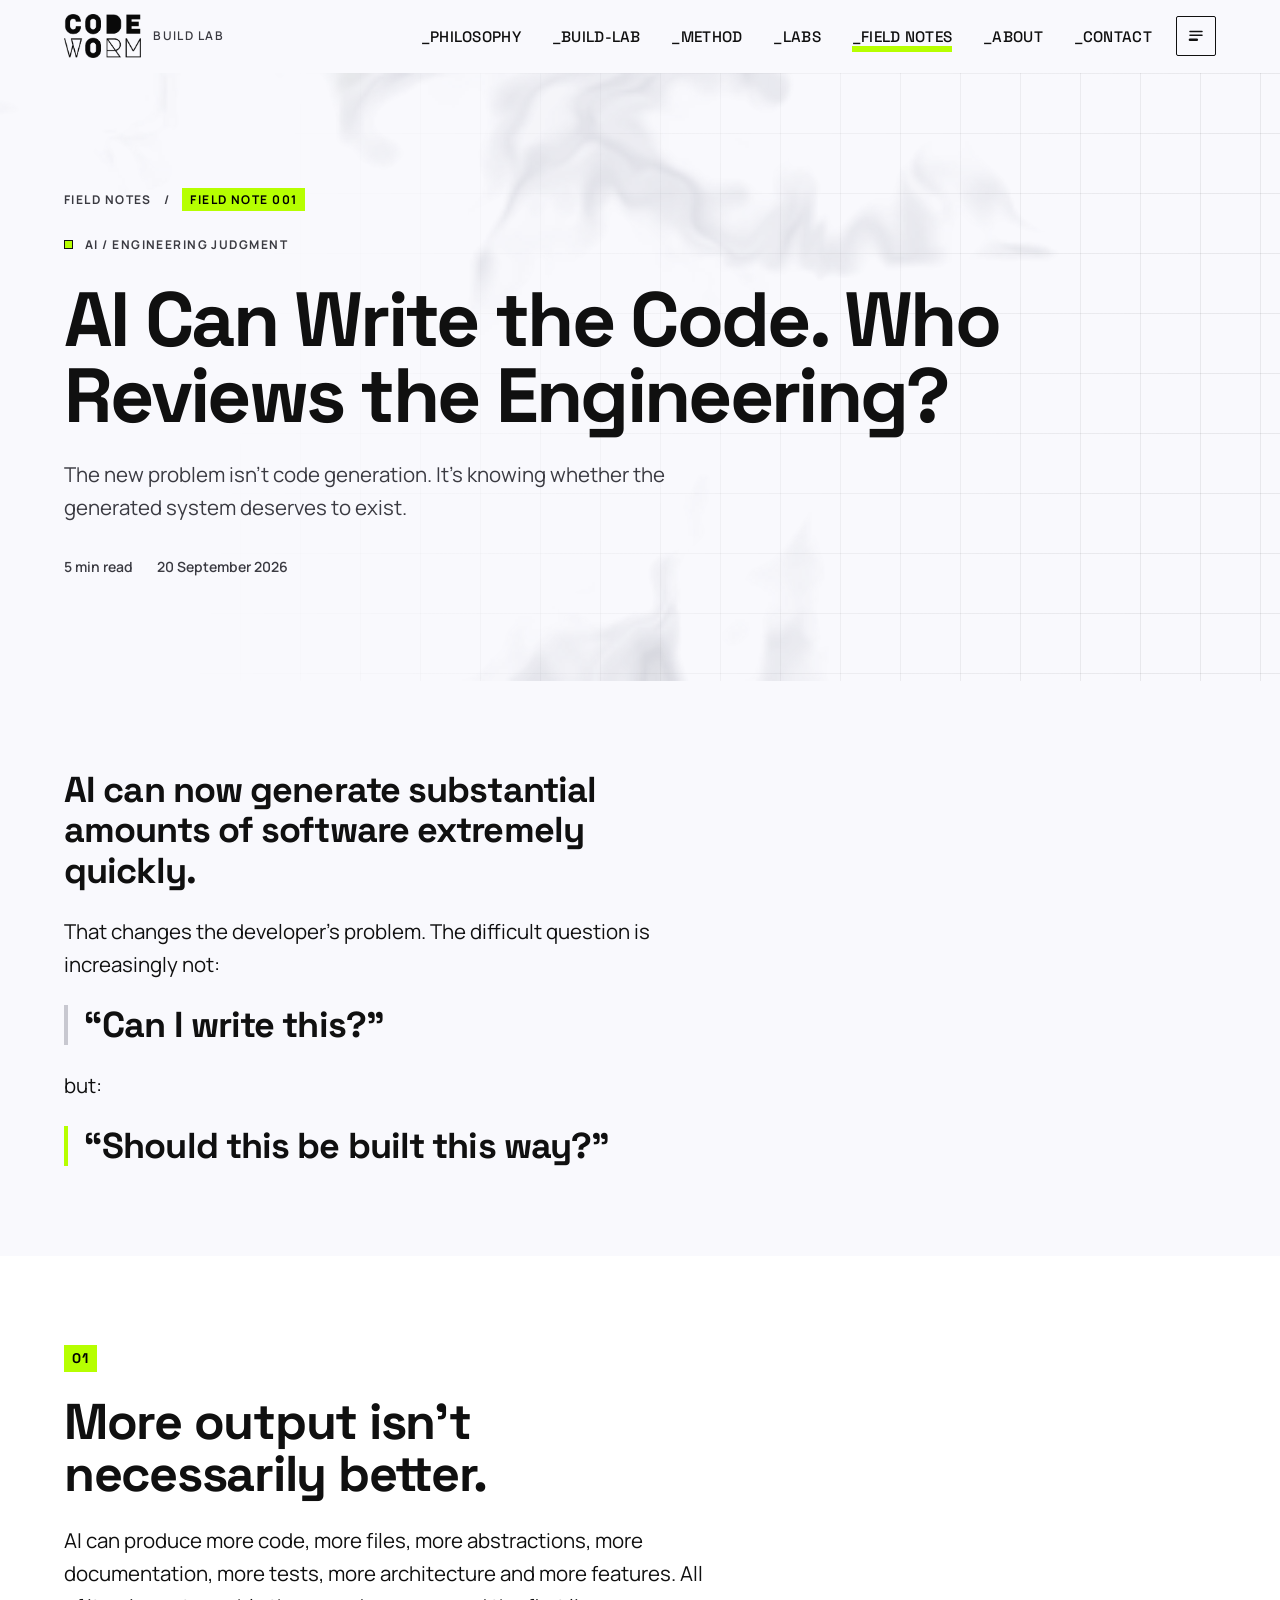
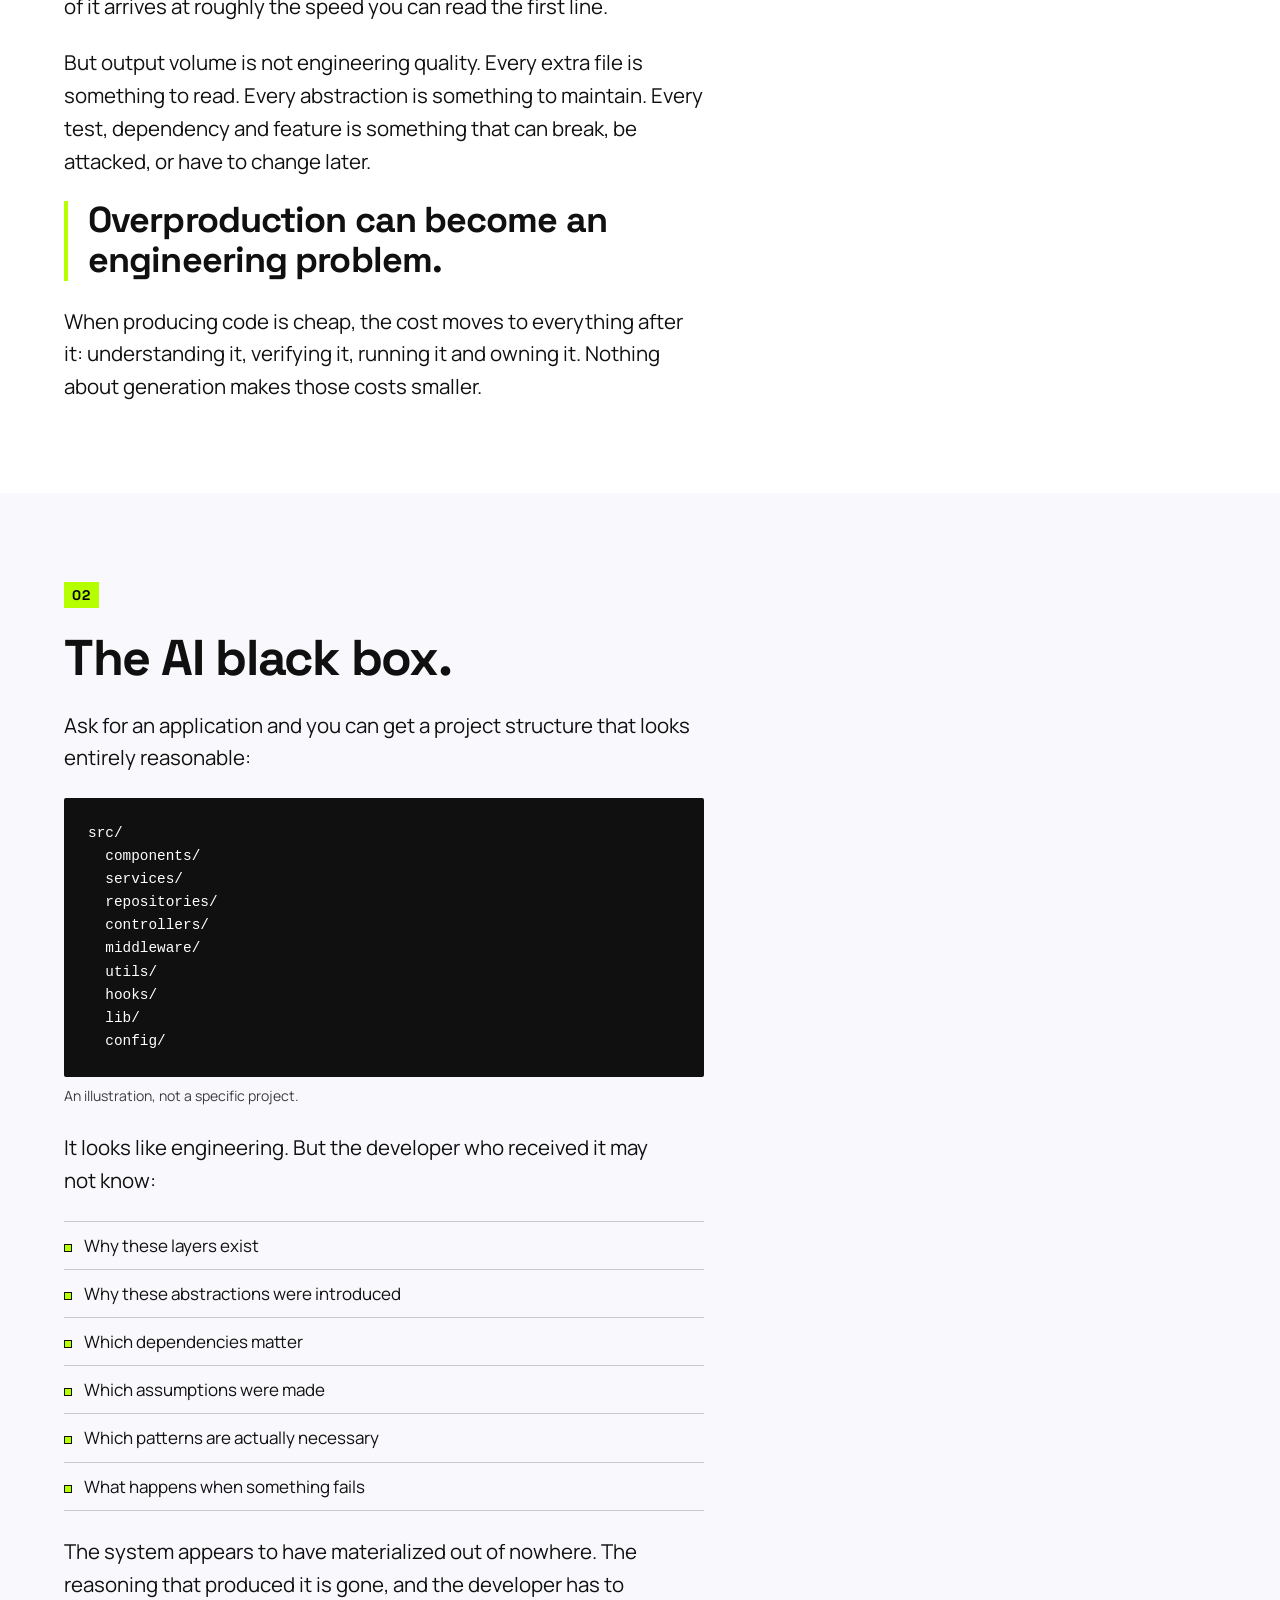
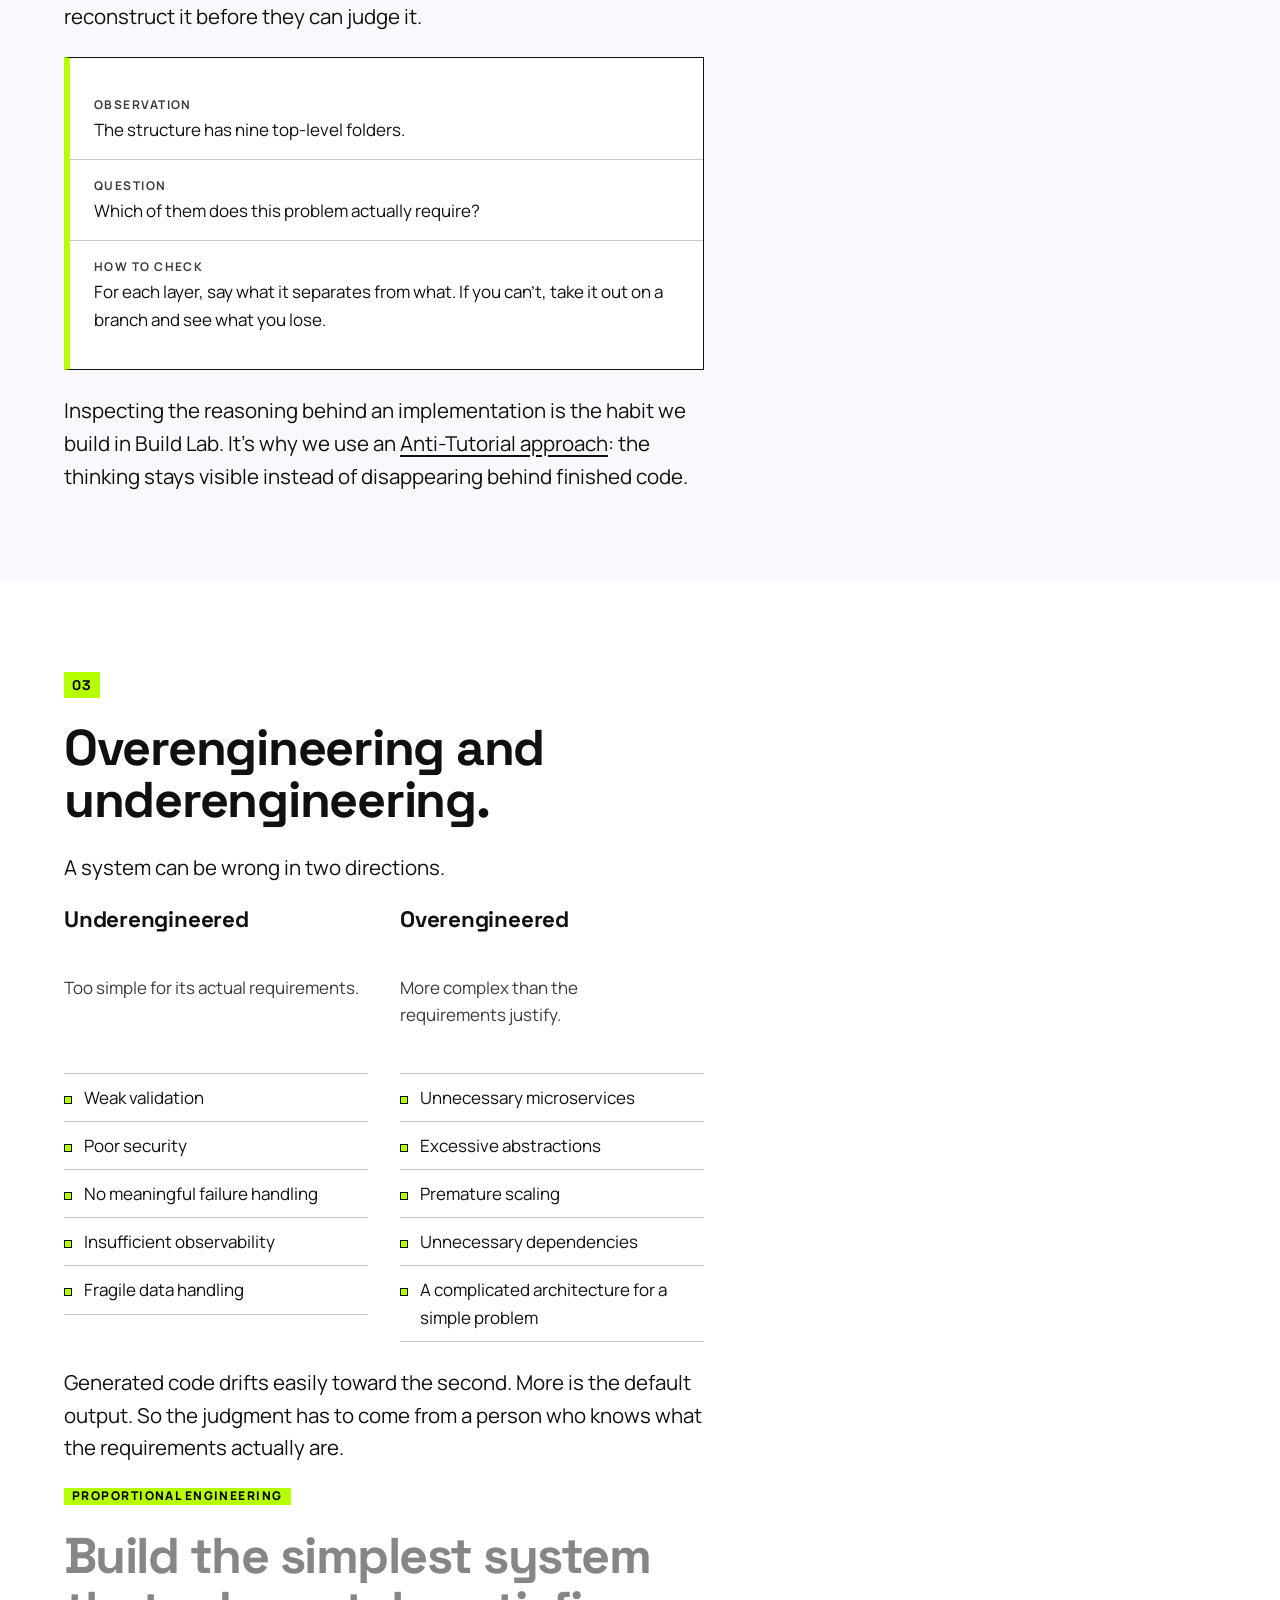
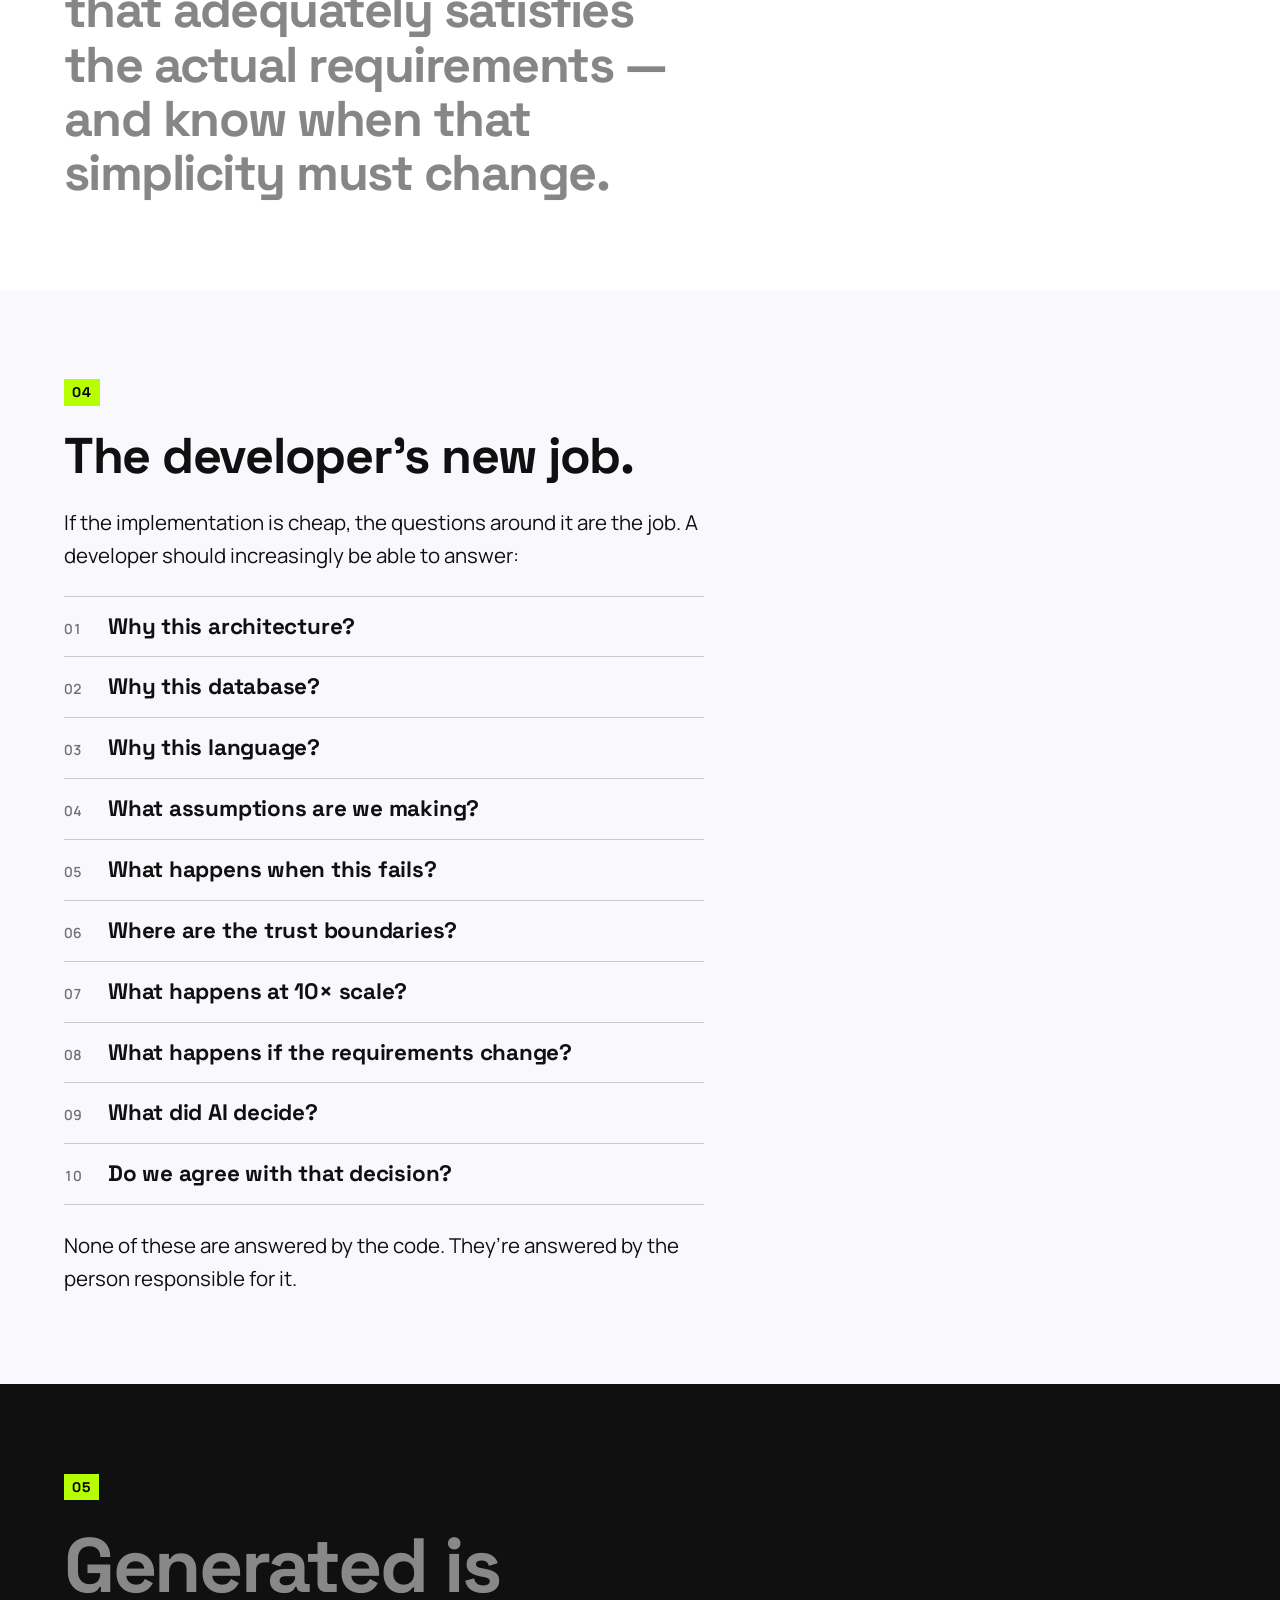
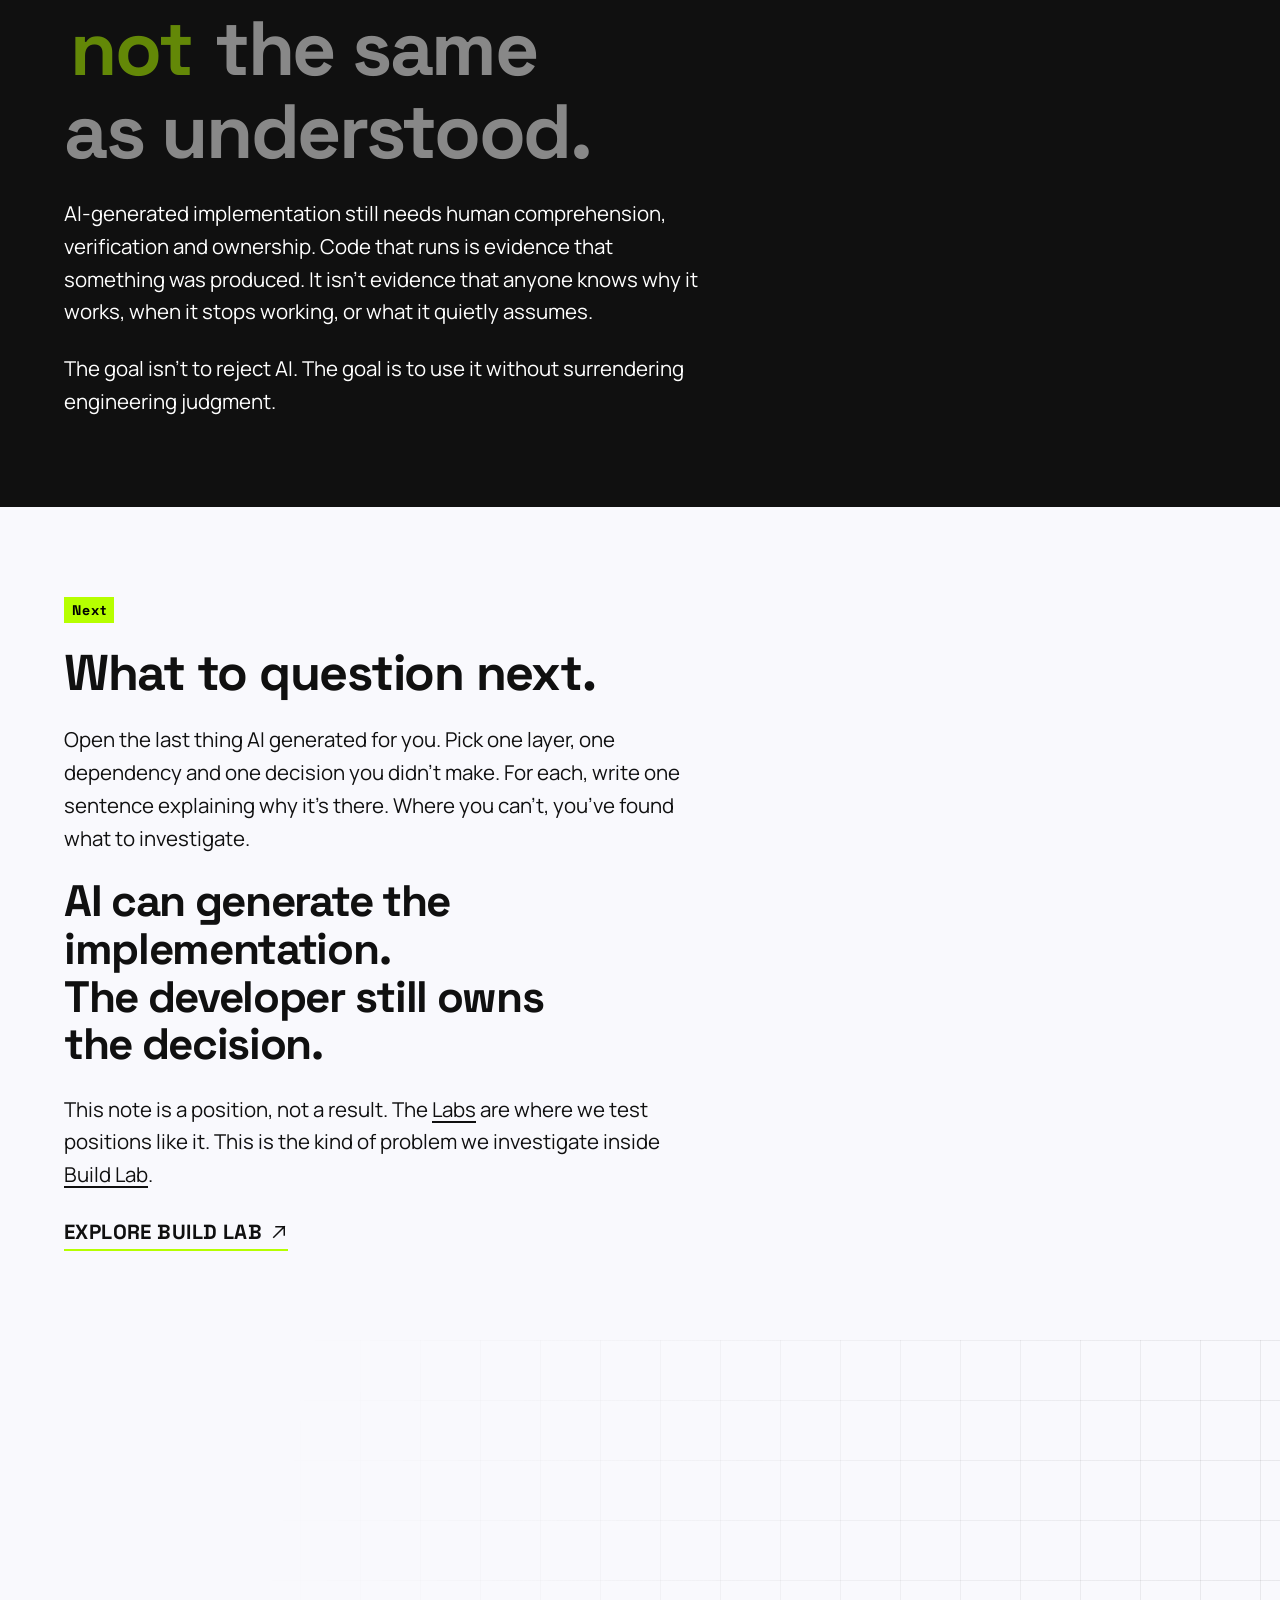
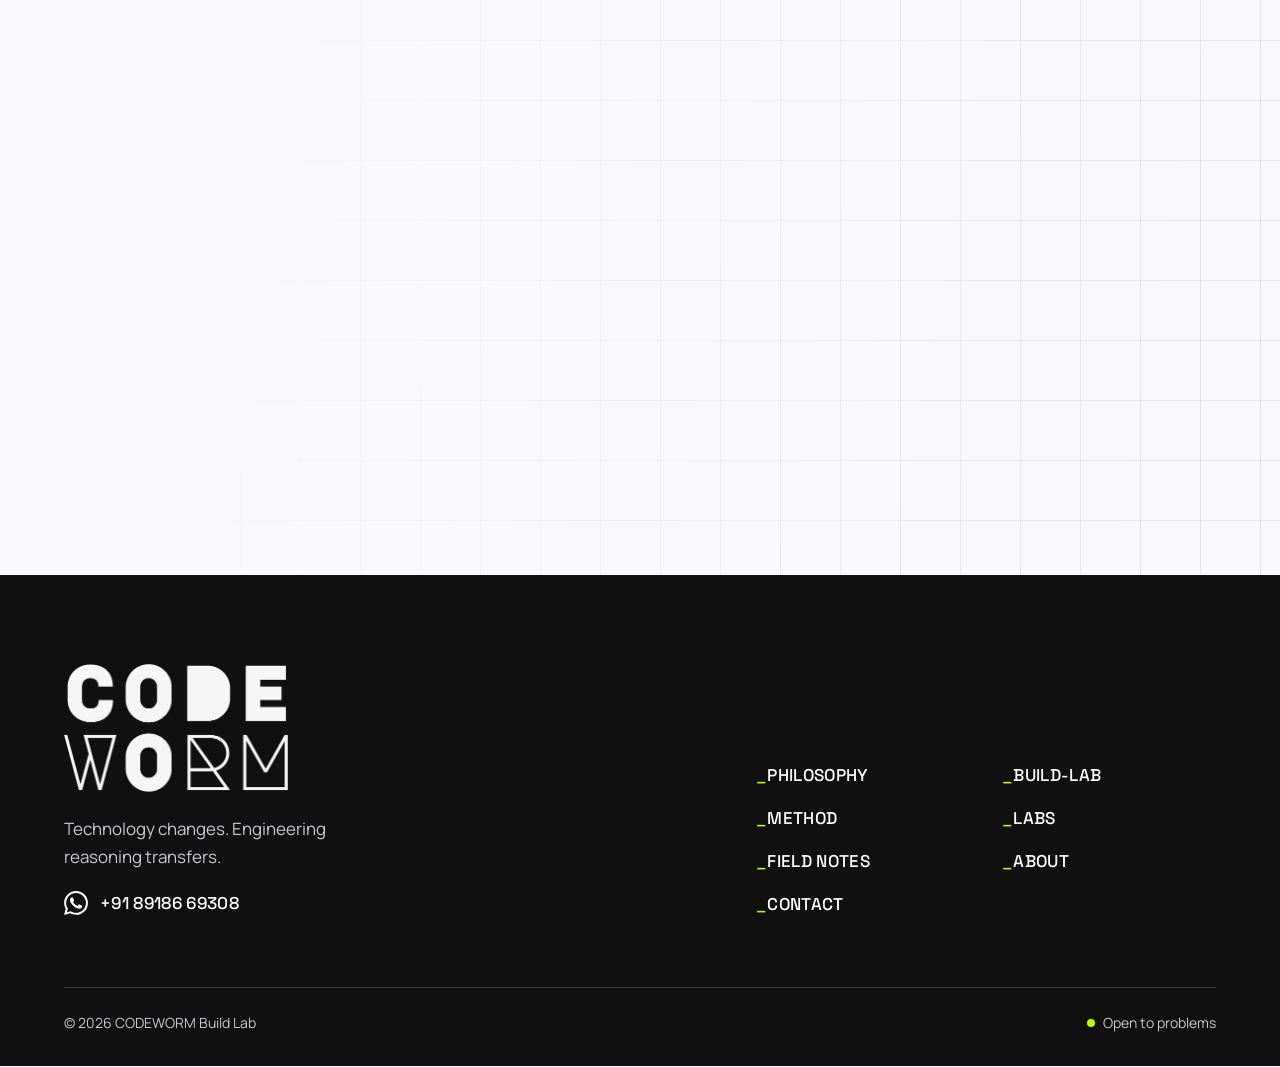
<file: field-notes/ai-code-engineering-judgment/index.html>
<!DOCTYPE html>
<html lang="en">
<head>
  <meta charset="utf-8">
  <meta http-equiv="Content-Security-Policy" content="default-src 'self'; script-src 'self' 'sha256-Du+OJKJSbdUgz5nrHeWWINvez6XKDDU/tyj/5c2uvwo='; style-src 'self'; img-src 'self' data:; font-src 'self'; connect-src 'self'; manifest-src 'self'; worker-src 'self'; media-src 'none'; object-src 'none'; base-uri 'self'; form-action 'self'">
  <meta name="referrer" content="strict-origin-when-cross-origin">
  <meta name="viewport" content="width=device-width, initial-scale=1">
  <title>AI Can Write the Code. Who Reviews the Engineering? | CODEWORM</title>
  <meta name="description" content="AI can generate software faster than ever. The harder problem is understanding the architecture, assumptions, trade-offs and risks behind what it generates.">
  <meta name="robots" content="index, follow, max-image-preview:large">
  <link rel="canonical" href="https://www.chiranjitkarmakar.com/codeworm/field-notes/ai-code-engineering-judgment/">
  <meta property="og:type" content="article">
  <meta property="og:site_name" content="CODEWORM Build Lab">
  <meta property="og:title" content="AI Can Write the Code. Who Reviews the Engineering?">
  <meta property="og:description" content="The new problem isn’t code generation. It’s knowing whether the generated system deserves to exist.">
  <meta property="og:url" content="https://www.chiranjitkarmakar.com/codeworm/field-notes/ai-code-engineering-judgment/">
  <meta property="og:image" content="https://www.chiranjitkarmakar.com/codeworm/img/og.png">
  <meta property="og:image:width" content="1200">
  <meta property="og:image:height" content="630">
  <meta property="og:image:alt" content="CODEWORM Build Lab: AI writes the code. You own the decisions.">
  <meta property="og:locale" content="en">
  <meta property="article:published_time" content="2026-09-20">
  <meta property="article:section" content="AI / Engineering Judgment">
  <meta name="twitter:card" content="summary_large_image">
  <meta name="twitter:image" content="https://www.chiranjitkarmakar.com/codeworm/img/og.png">
  <meta name="twitter:image:alt" content="CODEWORM Build Lab: AI writes the code. You own the decisions.">
  <meta name="theme-color" content="#f9f9fd">
  <link rel="icon" href="../../favicon.svg" type="image/svg+xml">
  <link rel="manifest" href="../../manifest.webmanifest">
  <link rel="apple-touch-icon" href="../../icons/apple-touch-icon.png">
  <link rel="alternate" type="application/rss+xml" title="CODEWORM Field Notes" href="../../feed.xml">
  <meta name="apple-mobile-web-app-title" content="CODEWORM">
  <link rel="preload" href="../../fonts/manrope-latin.woff2" as="font" type="font/woff2" crossorigin>
  <link rel="preload" href="../../fonts/space-grotesk-latin.woff2" as="font" type="font/woff2" crossorigin>
  <link rel="stylesheet" href="../../css/styles.css">
  <meta name="color-scheme" content="light">
  <script>document.documentElement.classList.add('js')</script>
  <script src="../../js/vendor/lenis.min.js" defer></script>
  <script src="../../js/main.js" defer></script>
  <script src="../../js/motion.js" defer></script>
  <script src="../../js/reading.js" defer></script>
  <script type="application/ld+json">{"@context":"https://schema.org","@type":"Article","headline":"AI Can Write the Code. Who Reviews the Engineering?","description":"AI can generate software faster than ever. The harder problem is understanding the architecture, assumptions, trade-offs and risks behind what it generates.","datePublished":"2026-09-20","dateModified":"2026-09-20","inLanguage":"en","articleSection":"AI / Engineering Judgment","mainEntityOfPage":"https://www.chiranjitkarmakar.com/codeworm/field-notes/ai-code-engineering-judgment/","image":"https://www.chiranjitkarmakar.com/codeworm/img/og.png","author":{"@id":"https://www.chiranjitkarmakar.com/codeworm/#org"},"publisher":{"@id":"https://www.chiranjitkarmakar.com/codeworm/#org"},"isPartOf":{"@id":"https://www.chiranjitkarmakar.com/codeworm/#site"}}</script>
</head>
<body>
  <a class="skip-link" href="#main">Skip to content</a>

  <header class="site-header">
    <div class="wrap site-header__inner">
      <a class="wordmark" href="../../index.html" aria-label="CODEWORM Build Lab — home"><img class="wordmark__logo" src="../../img/codeworm-logo.png" alt="" width="454" height="259"> <small>Build Lab</small></a>
      <nav class="site-nav" id="site-nav" aria-label="Primary">
        <ul>
          <li><a href="../../philosophy.html">Philosophy</a></li>
          <li><a href="../../build-lab.html">Build-Lab</a></li>
          <li><a href="../../method.html">Method</a></li>
          <li><a href="../../labs.html">Labs</a></li>
          <li><a href="../" aria-current="true">Field Notes</a></li>
          <li><a href="../../about.html">About</a></li>
          <li><a href="../../contact.html">Contact</a></li>
        </ul>
      </nav>
      <div class="header-tools">
        <button class="reading-toggle" type="button" aria-pressed="false" aria-label="Reading guide" title="Reading guide: underlines the sentence you are probably reading" hidden>
          <svg viewBox="0 0 24 24" aria-hidden="true" fill="none" stroke="currentColor" stroke-width="2" stroke-linecap="round"><path d="M4 6h16M4 11h16"/><path d="M4 17h9" stroke-width="3.5"/></svg>
        </button>
        <button class="nav-toggle" type="button" aria-expanded="false" aria-controls="site-nav">Menu</button>
      </div>
    </div>
  </header>

  <main id="main">
    <article>

      <header class="page-hero grid-bg note-head">
        <div class="wrap">
          <p class="note-head__id"><a href="../">Field Notes</a> <span aria-hidden="true">/</span> <span class="note-num">Field Note 001</span></p>
          <p class="eyebrow">AI / Engineering Judgment</p>
          <h1 class="wide">AI Can Write the Code. Who Reviews the Engineering?</h1>
          <p class="lead">The new problem isn’t code generation. It’s knowing whether the generated system deserves to exist.</p>
          <p class="note-head__meta"><span>5 min read</span><time datetime="2026-09-20">20 September 2026</time></p>
        </div>
      </header>

      <section class="section note-section" aria-label="Introduction">
        <div class="wrap">
          <div class="note-body">
            <p class="note-open">AI can now generate substantial amounts of software extremely quickly.</p>
            <p>That changes the developer’s problem. The difficult question is increasingly not:</p>
            <p class="note-q">“Can I write this?”</p>
            <p>but:</p>
            <p class="note-q note-q--on">“Should this be built this way?”</p>
          </div>
        </div>
      </section>

      <section class="section section--white note-section" aria-labelledby="n1">
        <div class="wrap">
          <div class="note-body">
            <p class="note-step">01</p>
            <h2 id="n1">More output isn’t necessarily better.</h2>
            <p>AI can produce more code, more files, more abstractions, more documentation, more tests, more architecture and more features. All of it arrives at roughly the speed you can read the first line.</p>
            <p>But output volume is not engineering quality. Every extra file is something to read. Every abstraction is something to maintain. Every test, dependency and feature is something that can break, be attacked, or have to change later.</p>
            <p class="note-callout">Overproduction can become an engineering problem.</p>
            <p>When producing code is cheap, the cost moves to everything after it: understanding it, verifying it, running it and owning it. Nothing about generation makes those costs smaller.</p>
          </div>
        </div>
      </section>

      <section class="section note-section" aria-labelledby="n2">
        <div class="wrap">
          <div class="note-body">
            <p class="note-step">02</p>
            <h2 id="n2">The AI black box.</h2>
            <p>Ask for an application and you can get a project structure that looks entirely reasonable:</p>
            <figure class="note-fig">
              <pre class="code" tabindex="0" aria-label="Example project structure"><code>src/
  components/
  services/
  repositories/
  controllers/
  middleware/
  utils/
  hooks/
  lib/
  config/</code></pre>
              <figcaption>An illustration, not a specific project.</figcaption>
            </figure>
            <p>It looks like engineering. But the developer who received it may not know:</p>
            <ul class="note-list-plain">
              <li>Why these layers exist</li>
              <li>Why these abstractions were introduced</li>
              <li>Which dependencies matter</li>
              <li>Which assumptions were made</li>
              <li>Which patterns are actually necessary</li>
              <li>What happens when something fails</li>
            </ul>
            <p>The system appears to have materialized out of nowhere. The reasoning that produced it is gone, and the developer has to reconstruct it before they can judge it.</p>

            <div class="fn-block" role="group" aria-label="Investigation block">
              <dl>
                <div><dt>Observation</dt><dd>The structure has nine top-level folders.</dd></div>
                <div><dt>Question</dt><dd>Which of them does this problem actually require?</dd></div>
                <div><dt>How to check</dt><dd>For each layer, say what it separates from what. If you can’t, take it out on a branch and see what you lose.</dd></div>
              </dl>
            </div>

            <p>Inspecting the reasoning behind an implementation is the habit we build in Build Lab. It’s why we use an <a href="../../build-lab.html#anti-tutorial">Anti-Tutorial approach</a>: the thinking stays visible instead of disappearing behind finished code.</p>
          </div>
        </div>
      </section>

      <section class="section section--white note-section" aria-labelledby="n3">
        <div class="wrap">
          <div class="note-body">
            <p class="note-step">03</p>
            <h2 id="n3">Overengineering and underengineering.</h2>
            <p>A system can be wrong in two directions.</p>
            <div class="note-pair">
              <div>
                <h3>Underengineered</h3>
                <p>Too simple for its actual requirements.</p>
                <ul class="note-list-plain">
                  <li>Weak validation</li>
                  <li>Poor security</li>
                  <li>No meaningful failure handling</li>
                  <li>Insufficient observability</li>
                  <li>Fragile data handling</li>
                </ul>
              </div>
              <div>
                <h3>Overengineered</h3>
                <p>More complex than the requirements justify.</p>
                <ul class="note-list-plain">
                  <li>Unnecessary microservices</li>
                  <li>Excessive abstractions</li>
                  <li>Premature scaling</li>
                  <li>Unnecessary dependencies</li>
                  <li>A complicated architecture for a simple problem</li>
                </ul>
              </div>
            </div>
            <p>Generated code drifts easily toward the second. More is the default output. So the judgment has to come from a person who knows what the requirements actually are.</p>
            <p class="definition">Build the simplest system that adequately satisfies the actual requirements — and know when that simplicity must change.</p>
          </div>
        </div>
      </section>

      <section class="section note-section" aria-labelledby="n4">
        <div class="wrap">
          <div class="note-body">
            <p class="note-step">04</p>
            <h2 id="n4">The developer’s new job.</h2>
            <p>If the implementation is cheap, the questions around it are the job. A developer should increasingly be able to answer:</p>
            <ol class="note-questions">
              <li>Why this architecture?</li>
              <li>Why this database?</li>
              <li>Why this language?</li>
              <li>What assumptions are we making?</li>
              <li>What happens when this fails?</li>
              <li>Where are the trust boundaries?</li>
              <li>What happens at 10× scale?</li>
              <li>What happens if the requirements change?</li>
              <li>What did AI decide?</li>
              <li>Do we agree with that decision?</li>
            </ol>
            <p>None of these are answered by the code. They’re answered by the person responsible for it.</p>
          </div>
        </div>
      </section>

      <section class="section section--dark note-section note-section--statement" aria-labelledby="n5">
        <div class="wrap">
          <div class="note-body">
            <p class="note-step">05</p>
            <h2 id="n5" class="statement">Generated is <em>not</em> the same as understood.</h2>
            <p>AI-generated implementation still needs human comprehension, verification and ownership. Code that runs is evidence that something was produced. It isn’t evidence that anyone knows why it works, when it stops working, or what it quietly assumes.</p>
            <p>The goal isn’t to reject AI. The goal is to use it without surrendering engineering judgment.</p>
          </div>
        </div>
      </section>

      <section class="section note-section" aria-labelledby="n6">
        <div class="wrap">
          <div class="note-body">
            <p class="note-step">Next</p>
            <h2 id="n6">What to question next.</h2>
            <p>Open the last thing AI generated for you. Pick one layer, one dependency and one decision you didn’t make. For each, write one sentence explaining why it’s there. Where you can’t, you’ve found what to investigate.</p>
            <p class="note-close">AI can generate the implementation.<br>The developer still owns the decision.</p>
            <p>This note is a position, not a result. The <a href="../../labs.html">Labs</a> are where we test positions like it. This is the kind of problem we investigate inside <a href="../../build-lab.html">Build Lab</a>.</p>
            <p><a class="link-arrow" href="../../build-lab.html">Explore Build Lab
              <svg class="ico" viewBox="0 0 24 24" aria-hidden="true"><path d="M5 19 19 5M8 5h11v11" fill="none" stroke="currentColor" stroke-width="2" stroke-linecap="square"/></svg></a></p>
          </div>
        </div>
      </section>

    </article>

    <section class="section cta grid-bg" aria-labelledby="cta-title">
      <div class="wrap">
        <div class="cta__card glass">
          <h2 id="cta-title">Have a problem worth investigating?</h2>
          <p>Bring us the architecture, failure, decision or question.</p>
          <a class="btn" href="../../contact.html">Start a conversation
            <svg class="ico" viewBox="0 0 24 24" aria-hidden="true"><path d="M5 19 19 5M8 5h11v11" fill="none" stroke="currentColor" stroke-width="2" stroke-linecap="square"/></svg></a>
        </div>
      </div>
    </section>

  </main>

  <footer class="site-footer">
    <div class="wrap">
      <div class="site-footer__top">
        <div>
          <a class="wordmark" href="../../index.html" aria-label="CODEWORM Build Lab — home"><img class="wordmark__logo wordmark__logo--footer" src="../../img/codeworm-logo.png" alt="" width="454" height="259"></a>
          <p class="tagline">Technology changes. Engineering reasoning transfers.</p>
          <a class="wa-link" href="https://wa.me/918918669308" target="_blank" rel="noopener" aria-label="Chat on WhatsApp: +91 89186 69308"><span class="wa-link__icon" aria-hidden="true"></span>+91 89186 69308</a>
        </div>
        <nav aria-label="Footer">
          <ul>
            <li><a href="../../philosophy.html">Philosophy</a></li>
            <li><a href="../../build-lab.html">Build-Lab</a></li>
            <li><a href="../../method.html">Method</a></li>
            <li><a href="../../labs.html">Labs</a></li>
            <li><a href="../">Field Notes</a></li>
            <li><a href="../../about.html">About</a></li>
            <li><a href="../../contact.html">Contact</a></li>
          </ul>
        </nav>
      </div>
      <div class="site-footer__bottom">
        <span>© 2026 CODEWORM Build Lab</span>
        <span class="site-footer__meta"><button class="install" type="button" hidden>Install app</button><span class="status">Open to problems</span></span>
      </div>
    </div>
  </footer>
</body>
</html>
</file>
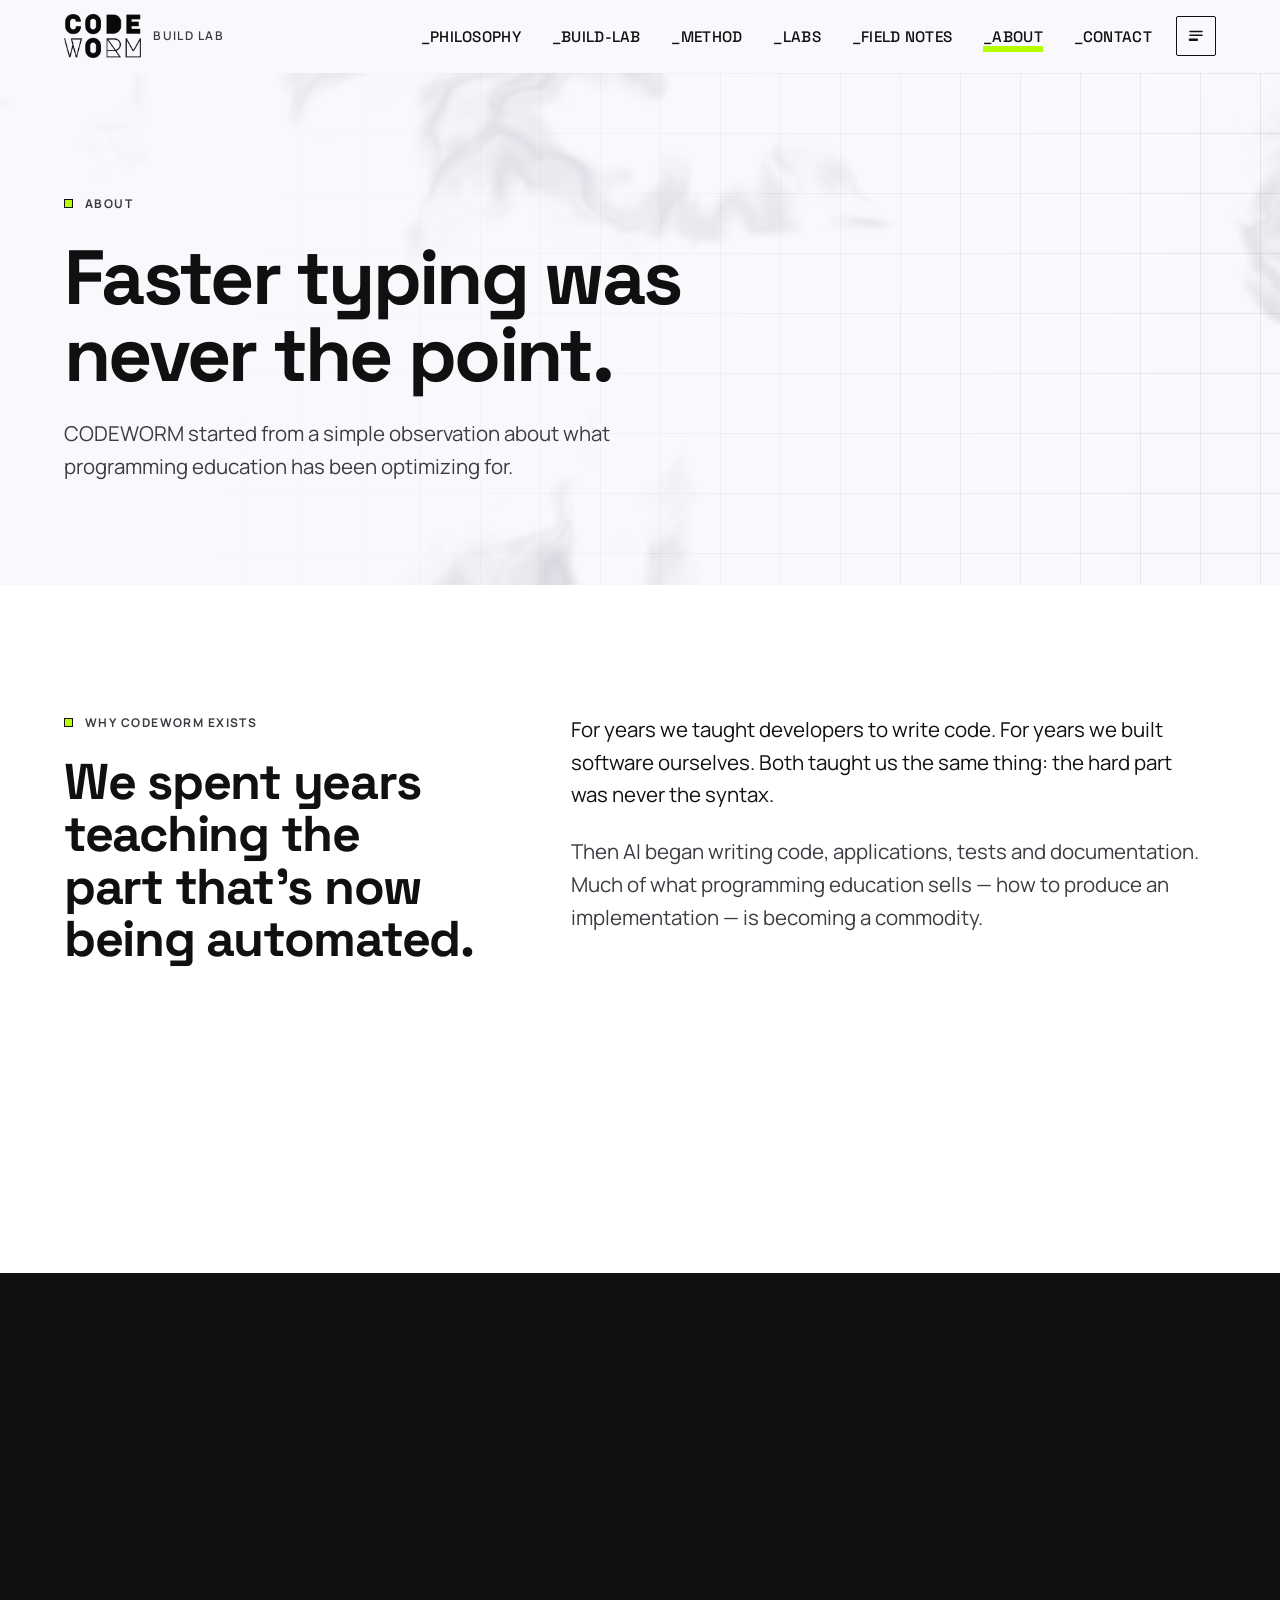
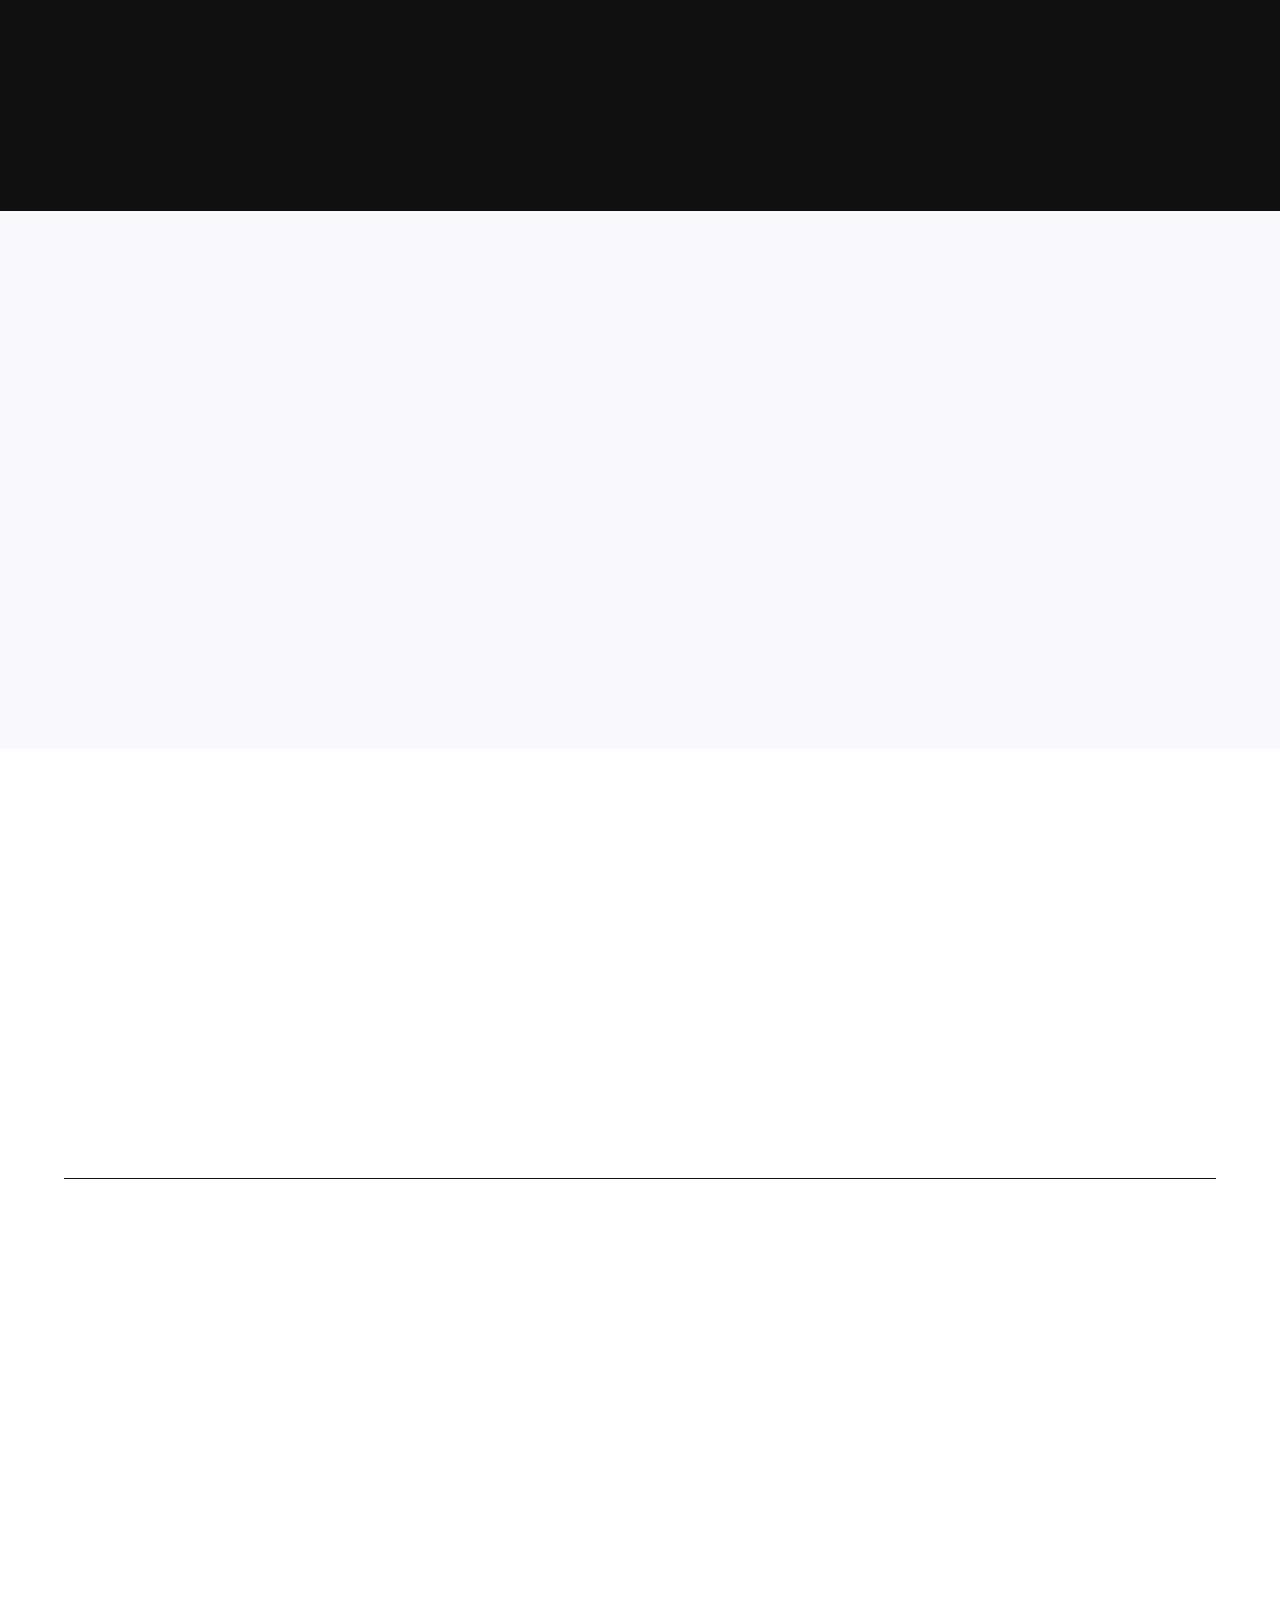
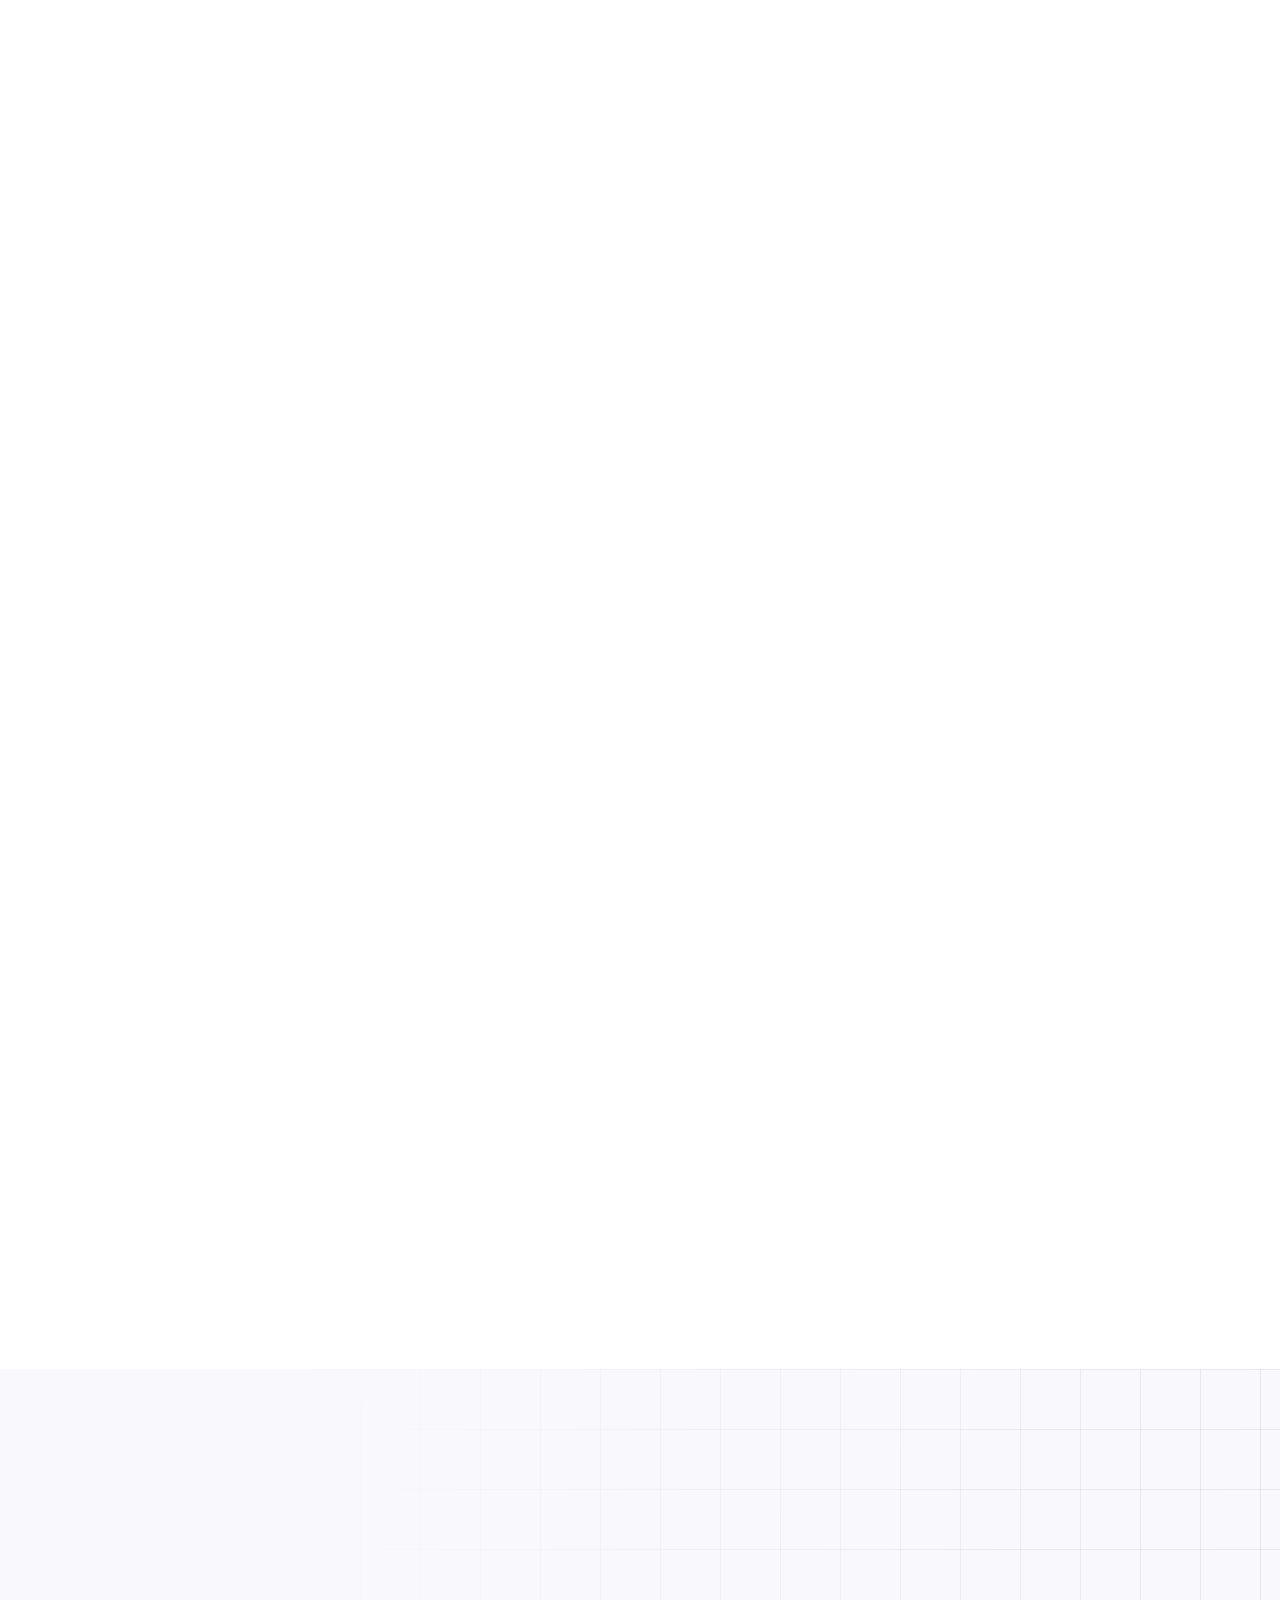
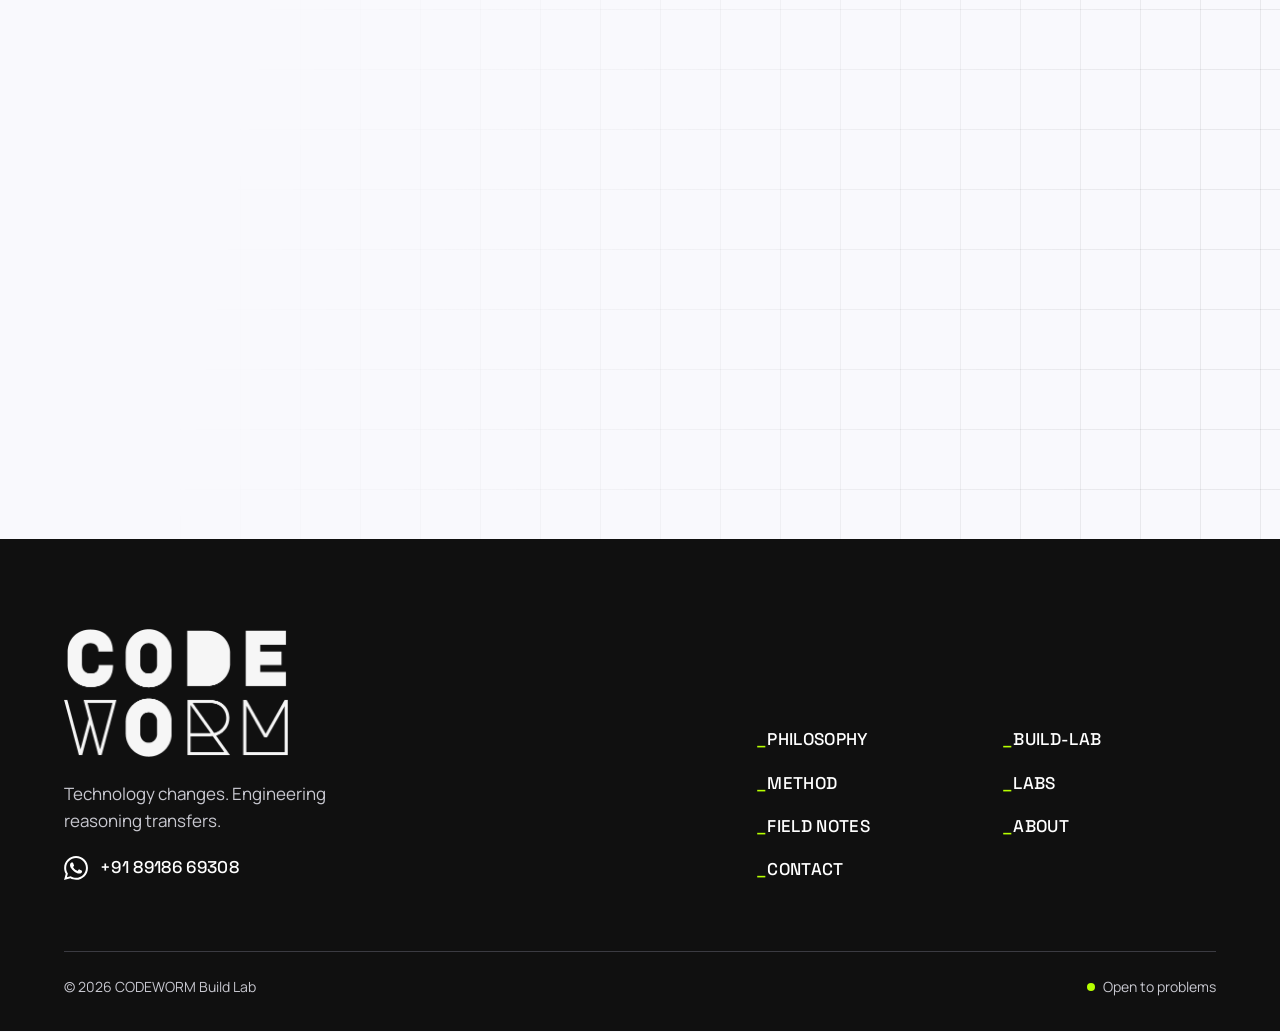
<file: about.html>
<!DOCTYPE html>
<html lang="en">
<head>
  <meta charset="utf-8">
  <meta http-equiv="Content-Security-Policy" content="default-src 'self'; script-src 'self' 'sha256-Du+OJKJSbdUgz5nrHeWWINvez6XKDDU/tyj/5c2uvwo='; style-src 'self'; img-src 'self' data:; font-src 'self'; connect-src 'self'; manifest-src 'self'; worker-src 'self'; media-src 'none'; object-src 'none'; base-uri 'self'; form-action 'self'">
  <meta name="referrer" content="strict-origin-when-cross-origin">
  <meta name="viewport" content="width=device-width, initial-scale=1">
  <title>About — CODEWORM Build Lab</title>
  <meta name="description" content="Why CODEWORM exists: years of teaching and building software, and the realisation that developers now need stronger judgment, not faster typing.">
  <link rel="canonical" href="https://www.chiranjitkarmakar.com/codeworm/about.html">
  <meta property="og:type" content="website">
  <meta property="og:site_name" content="CODEWORM Build Lab">
  <meta property="og:title" content="About — CODEWORM Build Lab">
  <meta property="og:description" content="The next generation of developers needs stronger judgment, not merely faster typing.">
  <meta property="og:url" content="https://www.chiranjitkarmakar.com/codeworm/about.html">
  <meta property="og:image" content="https://www.chiranjitkarmakar.com/codeworm/img/og.png">
  <meta property="og:image:width" content="1200">
  <meta property="og:image:height" content="630">
  <meta property="og:image:alt" content="CODEWORM Build Lab: AI writes the code. You own the decisions.">
  <meta property="og:locale" content="en">
  <meta name="twitter:card" content="summary_large_image">
  <meta name="twitter:image" content="https://www.chiranjitkarmakar.com/codeworm/img/og.png">
  <meta name="twitter:image:alt" content="CODEWORM Build Lab: AI writes the code. You own the decisions.">
  <meta name="theme-color" content="#f9f9fd">
  <link rel="icon" href="favicon.svg" type="image/svg+xml">
  <link rel="manifest" href="manifest.webmanifest">
  <link rel="apple-touch-icon" href="icons/apple-touch-icon.png">
  <meta name="apple-mobile-web-app-title" content="CODEWORM">
  <link rel="preload" href="fonts/manrope-latin.woff2" as="font" type="font/woff2" crossorigin>
  <link rel="preload" href="fonts/space-grotesk-latin.woff2" as="font" type="font/woff2" crossorigin>
  <link rel="stylesheet" href="css/styles.css">
  <meta name="color-scheme" content="light">
  <script>document.documentElement.classList.add('js')</script>
  <script src="js/vendor/lenis.min.js" defer></script>
  <script src="js/main.js" defer></script>
  <script src="js/motion.js" defer></script>
  <script src="js/reading.js" defer></script>
  <script type="application/ld+json">{"@context":"https://schema.org","@type":"AboutPage","name":"About — CODEWORM Build Lab","url":"https://www.chiranjitkarmakar.com/codeworm/about.html","isPartOf":{"@id":"https://www.chiranjitkarmakar.com/codeworm/#site"}}</script>
</head>
<body>
  <a class="skip-link" href="#main">Skip to content</a>

  <header class="site-header">
    <div class="wrap site-header__inner">
      <a class="wordmark" href="index.html" aria-label="CODEWORM Build Lab — home"><img class="wordmark__logo" src="img/codeworm-logo.png" alt="" width="454" height="259"> <small>Build Lab</small></a>
      <nav class="site-nav" id="site-nav" aria-label="Primary">
        <ul>
          <li><a href="philosophy.html">Philosophy</a></li>
          <li><a href="build-lab.html">Build-Lab</a></li>
          <li><a href="method.html">Method</a></li>
          <li><a href="labs.html">Labs</a></li>
          <li><a href="field-notes/">Field Notes</a></li>
          <li><a href="about.html" aria-current="page">About</a></li>
          <li><a href="contact.html">Contact</a></li>
        </ul>
      </nav>
      <div class="header-tools">
        <button class="reading-toggle" type="button" aria-pressed="false" aria-label="Reading guide" title="Reading guide: underlines the sentence you are probably reading" hidden>
          <svg viewBox="0 0 24 24" aria-hidden="true" fill="none" stroke="currentColor" stroke-width="2" stroke-linecap="round"><path d="M4 6h16M4 11h16"/><path d="M4 17h9" stroke-width="3.5"/></svg>
        </button>
        <button class="nav-toggle" type="button" aria-expanded="false" aria-controls="site-nav">Menu</button>
      </div>
    </div>
  </header>

  <main id="main">

    <section class="page-hero grid-bg">
      <div class="wrap">
        <p class="eyebrow">About</p>
        <h1 class="wide">Faster typing was never the point.</h1>
        <p class="lead">CODEWORM started from a simple observation about what programming education has been optimizing for.</p>
      </div>
    </section>

    <!-- STORY -->
    <section class="section section--white" aria-labelledby="why-title">
      <div class="wrap split split--wide-right">
        <div class="section-head mb-0">
          <p class="eyebrow">Why CODEWORM exists</p>
          <h2 id="why-title">We spent years teaching the part that’s now being automated.</h2>
        </div>
        <div class="prose">
          <p>For years we taught developers to write code. For years we built software ourselves. Both taught us the same thing: the hard part was never the syntax.</p>
          <p>Then AI began writing code, applications, tests and documentation. Much of what programming education sells — how to produce an implementation — is becoming a commodity.</p>
          <p>What isn’t becoming a commodity is knowing what to build, why, and whether the thing that got built is any good. <strong>The next generation of developers needs stronger judgment, not merely faster typing.</strong></p>
          <p>CODEWORM Build Lab is our attempt to teach that. We don’t claim to have finished working out how.</p>
        </div>
      </div>
    </section>

    <!-- STANCE -->
    <section class="section section--dark" aria-labelledby="stance-title">
      <div class="wrap split">
        <div class="section-head mb-0">
          <p class="eyebrow">What we won’t do</p>
          <h2 id="stance-title">The tone is part of the product.</h2>
        </div>
        <ul class="notlist">
          <li>Promise jobs, or timelines to a job.</li>
          <li>Manufacture urgency.</li>
          <li>Claim AI does more — or less — than it does.</li>
          <li>Sell a framework as if it were a career.</li>
          <li>Hide the parts that went wrong.</li>
        </ul>
      </div>
    </section>

    <!-- RESEARCH -->
    <section class="section" aria-labelledby="research-title">
      <div class="wrap">
        <div class="section-head">
          <p class="eyebrow">Still researching</p>
          <h2 id="research-title">CODEWORM is itself an experiment.</h2>
          <p>We’re continuously building, breaking and re-examining our own assumptions — in the labs, and in how we teach. When we change our minds, we’ll say so.</p>
        </div>
      </div>
    </section>

    <!-- COLOPHON -->
    <section class="section section--white" id="colophon" aria-labelledby="colophon-title">
      <div class="wrap">
        <div class="section-head">
          <p class="eyebrow">How this site is built</p>
          <h2 id="colophon-title">The website should practice what it teaches.</h2>
          <p>Eleven decisions, with the reasoning and the cost. If the requirements change, so will these.</p>
        </div>

        <dl class="decisions">
          <div>
            <dt>Plain HTML, CSS and JavaScript</dt>
            <dd><b>Why</b>Nine mostly static pages with no shared runtime state. Nothing needs hydrating, so nothing needs a framework.</dd>
            <dd><b>Cost</b>The header and footer are repeated in every file. Accepted at nine pages.</dd>
          </div>
          <div>
            <dt>No Astro, no React</dt>
            <dd><b>Why</b>A build step and a dependency tree would add moving parts without meeting any requirement we have.</dd>
            <dd><b>Revisit when</b>Field notes stop being a handful of hand-written articles and become dozens, or case studies arrive, and content, not layout, is the main thing we maintain.</dd>
          </div>
          <div>
            <dt>JavaScript only as enhancement</dt>
            <dd><b>Why</b>Four small scripts handle the menu and tabs, motion, smooth scroll and the reading guide. Every page reads and works without them.</dd>
            <dd><b>Cost</b>Motion is switched off for reduced-motion settings, and the smoke drops away on slow GPUs. The site is calmer there, not broken.</dd>
          </div>
          <div>
            <dt>Smooth scroll, glass and smoke</dt>
            <dd><b>Why</b>Scroll-linked motion appears only where it carries meaning. The decision layer clears from smoke as you reach it. Statements light up as you read them. One self-hosted library (Lenis), one small WebGL shader.</dd>
            <dd><b>Cost</b>About 17&nbsp;KB of gzipped JavaScript in total, plus GPU work the site did not need before. Revisit if it ever hurts reading, Core Web Vitals or battery.</dd>
          </div>
          <div>
            <dt>An opt-in reading guide, without a camera</dt>
            <dd><b>Why</b>It underlines the sentence you’re probably reading, inferred from where you scroll and from your pointer or touch. It is off until you switch it on, works on-device, and sends nothing anywhere.</dd>
            <dd><b>Cost</b>It is a guess, not eye tracking: it can be a line off, and it stays quiet while you skim. It needs a browser with the CSS Custom Highlight API; elsewhere the switch simply doesn’t appear.</dd>
          </div>
          <div>
            <dt>A strict security policy, in the page itself</dt>
            <dd><b>Why</b>GitHub Pages can’t send security headers, so every page carries a Content-Security-Policy tag: scripts, styles, fonts, images and requests may only come from this site. Nothing inline runs except one pinned script. That’s also why the site has no inline styles.</dd>
            <dd><b>Cost</b>A new inline script or style won’t run until the policy changes, and editing the one pinned script means recomputing its hash. A tag can’t stop other sites from framing this one; that needs a real header.</dd>
          </div>
          <div>
            <dt>Search and sharing metadata, written by hand</dt>
            <dd><b>Why</b>A sitemap, canonical addresses, a share image and a little structured data describe the site accurately to search engines and link previews. No plugin, no generator: a few small files.</dd>
            <dd><b>Cost</b>The addresses are written into every page. If the site ever moves, they need a find-and-replace.</dd>
          </div>
          <div>
            <dt>Installable, and readable offline</dt>
            <dd><b>Why</b>A manifest and one small service worker: every page works offline after a first visit, and the site can live on a home screen. Content is fetched fresh whenever you’re online.</dd>
            <dd><b>Cost</b>A cache to keep honest. The worker has a version constant that must change when files are added or removed. There is still no offline content beyond the site itself.</dd>
          </div>
          <div>
            <dt>Field notes: hand-written pages, one data file, one small script</dt>
            <dd><b>Why</b>Each note is a plain HTML page, so it reads, indexes and works offline like any other. One JSON file lists them, and a short Node script rebuilds the index, the home page list, the sitemap and the feed from it. No framework, no markdown pipeline, no dependencies.</dd>
            <dd><b>Cost</b>A new note means copying an article, editing the JSON and running the script. Nothing runs on a schedule, and forgetting to run it leaves the lists stale. Revisit when that becomes a real chore.</dd>
          </div>
          <div>
            <dt>Contact form opens your email app</dt>
            <dd><b>Why</b>No server, no database, no stored personal data, nothing to secure or breach.</dd>
            <dd><b>Cost</b>No delivery confirmation, and it depends on the visitor having an email client. Revisit if volume justifies a backend.</dd>
          </div>
          <div>
            <dt>Two typefaces, self-hosted</dt>
            <dd><b>Why</b>A grotesk for display and Manrope for everything else carry the identity without decoration. Serving them from this site means no third-party request, no render-blocking font stylesheet, and type that works offline.</dd>
            <dd><b>Cost</b>About 47&nbsp;KB of font files we now carry ourselves, one Latin subset each. Other scripts fall back to system fonts.</dd>
          </div>
        </dl>
      </div>
    </section>

    <section class="section cta grid-bg" aria-labelledby="cta-title">
      <div class="wrap">
        <div class="cta__card glass">
          <h2 id="cta-title">Disagree with a decision?</h2>
          <p>Tell us which one and why. That’s the kind of conversation we’re here for.</p>
          <a class="btn" href="contact.html">Start a conversation
            <svg class="ico" viewBox="0 0 24 24" aria-hidden="true"><path d="M5 19 19 5M8 5h11v11" fill="none" stroke="currentColor" stroke-width="2" stroke-linecap="square"/></svg>
          </a>
        </div>
      </div>
    </section>

  </main>

  <footer class="site-footer">
    <div class="wrap">
      <div class="site-footer__top">
        <div>
          <a class="wordmark" href="index.html" aria-label="CODEWORM Build Lab — home"><img class="wordmark__logo wordmark__logo--footer" src="img/codeworm-logo.png" alt="" width="454" height="259"></a>
          <p class="tagline">Technology changes. Engineering reasoning transfers.</p>
          <a class="wa-link" href="https://wa.me/918918669308" target="_blank" rel="noopener" aria-label="Chat on WhatsApp: +91 89186 69308"><span class="wa-link__icon" aria-hidden="true"></span>+91 89186 69308</a>
        </div>
        <nav aria-label="Footer">
          <ul>
            <li><a href="philosophy.html">Philosophy</a></li>
            <li><a href="build-lab.html">Build-Lab</a></li>
            <li><a href="method.html">Method</a></li>
            <li><a href="labs.html">Labs</a></li>
            <li><a href="field-notes/">Field Notes</a></li>
            <li><a href="about.html">About</a></li>
            <li><a href="contact.html">Contact</a></li>
          </ul>
        </nav>
      </div>
      <div class="site-footer__bottom">
        <span>© 2026 CODEWORM Build Lab</span>
        <span class="site-footer__meta"><button class="install" type="button" hidden>Install app</button><span class="status">Open to problems</span></span>
      </div>
    </div>
  </footer>
</body>
</html>
</file>
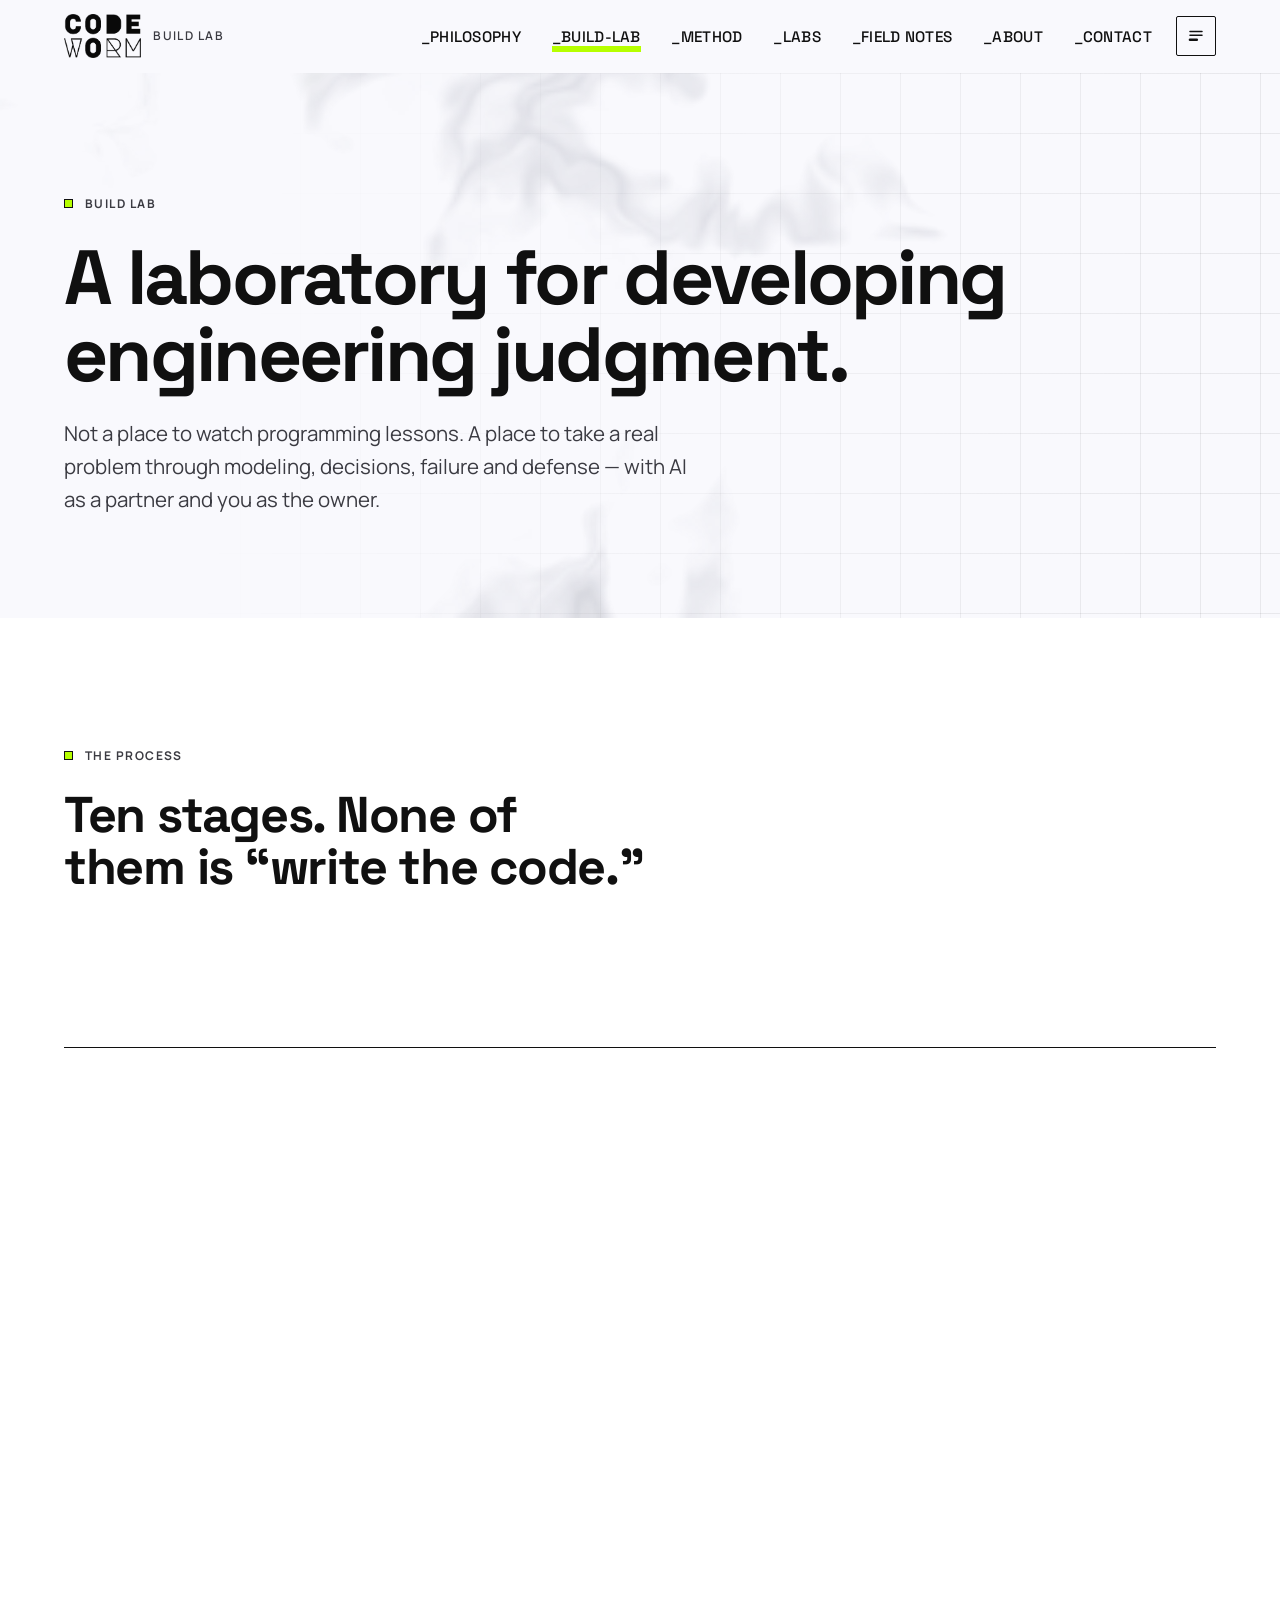
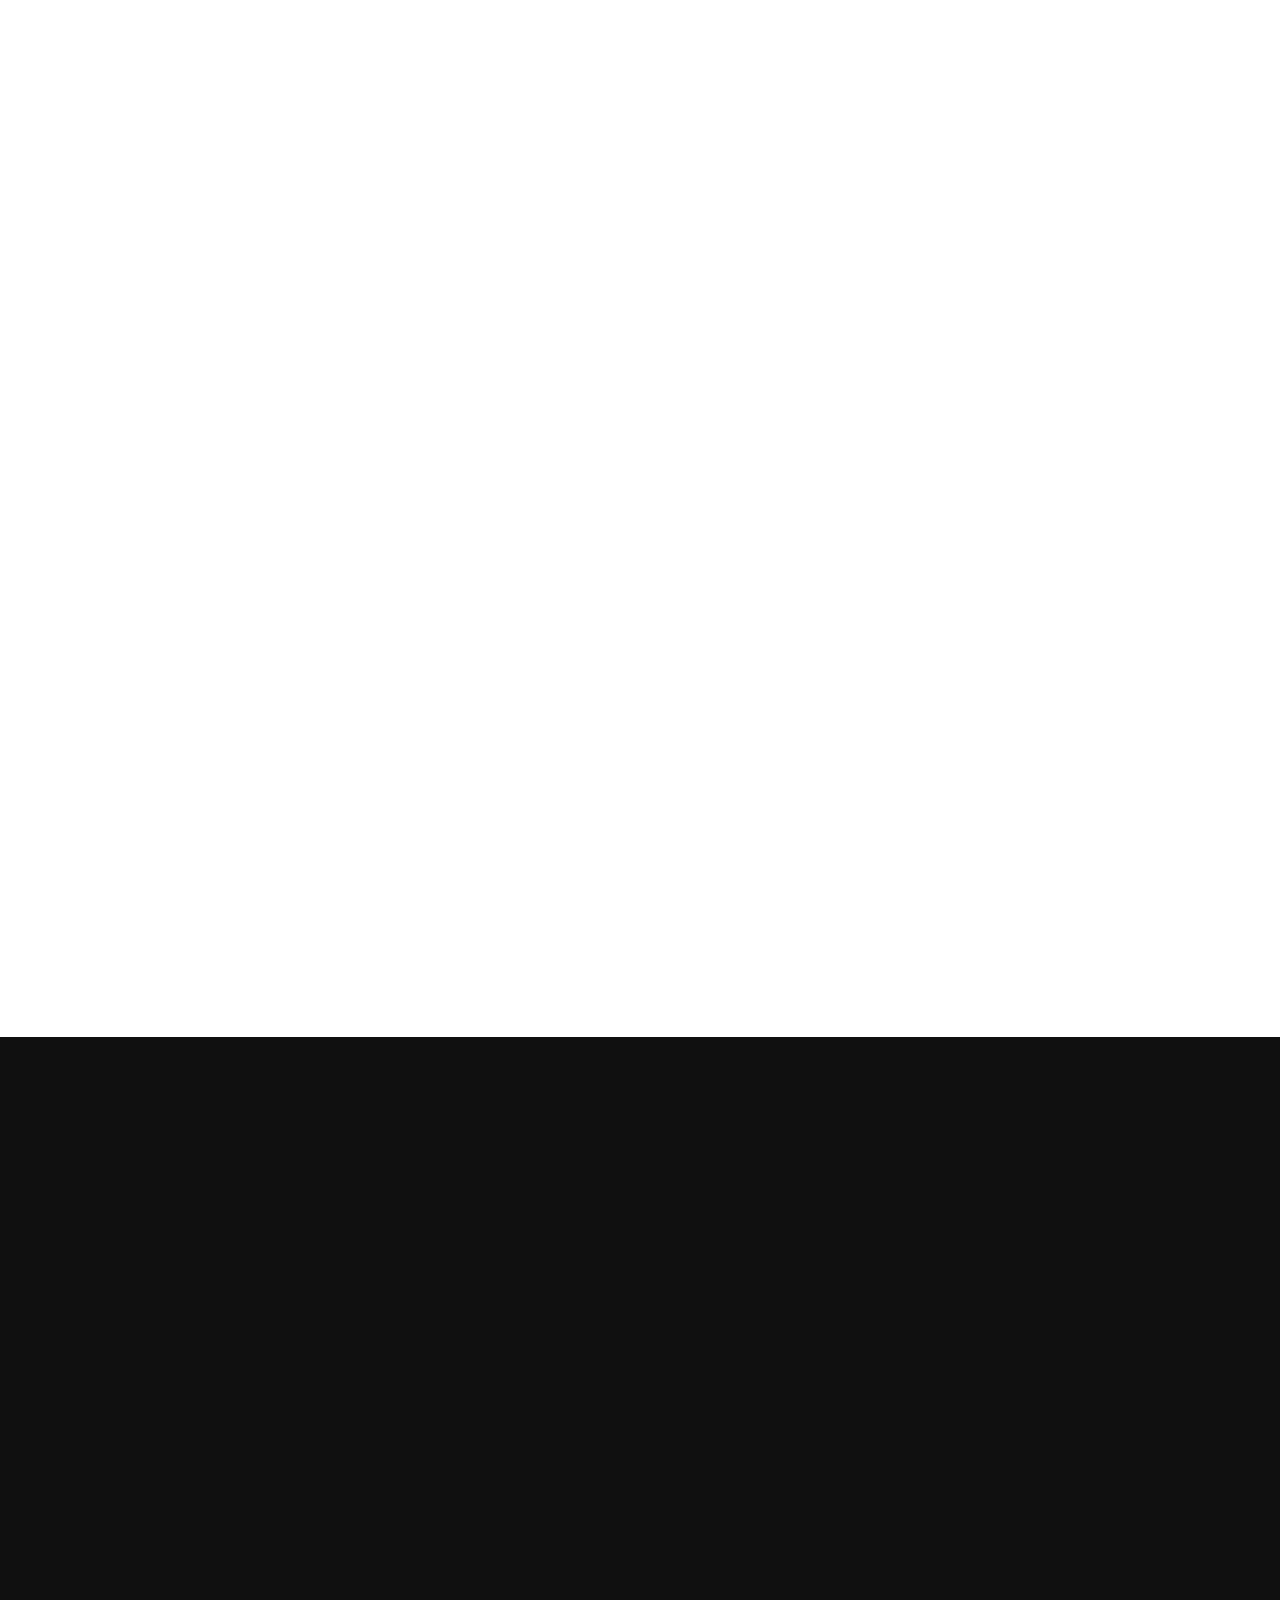
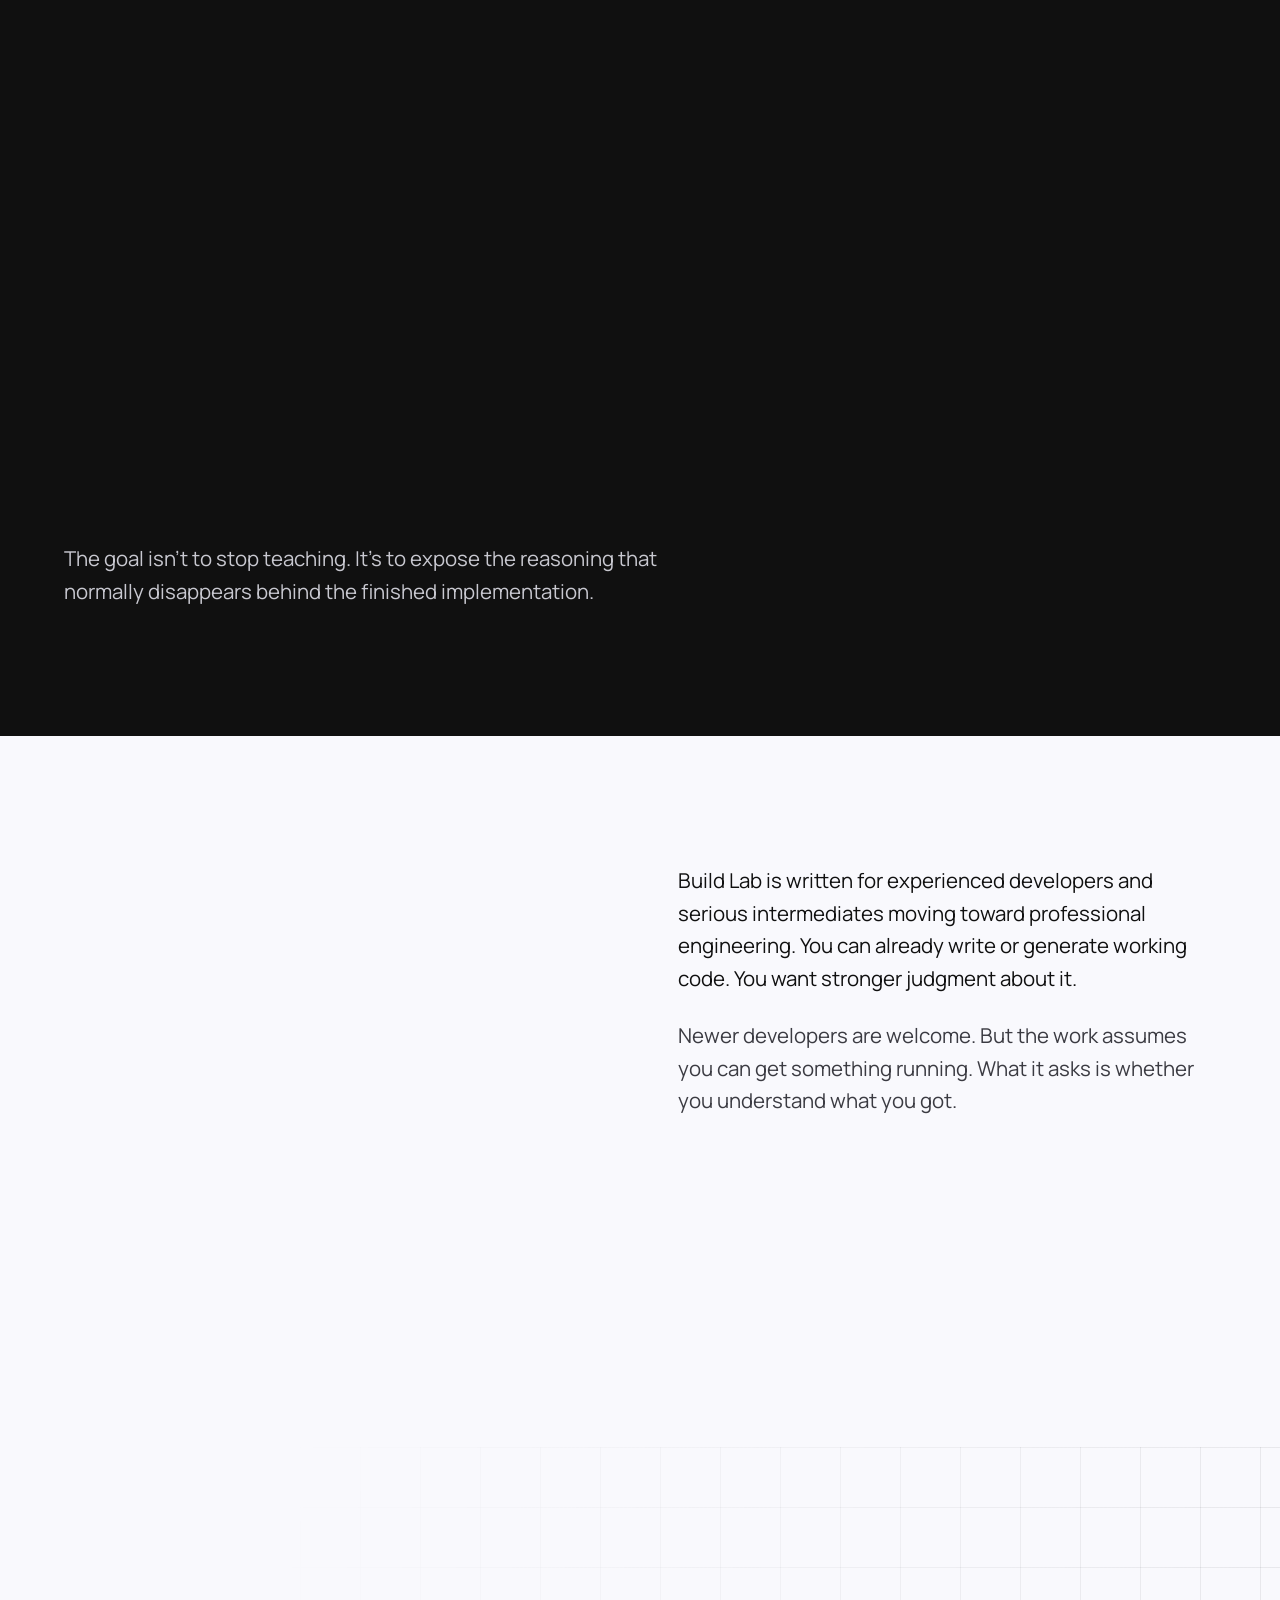
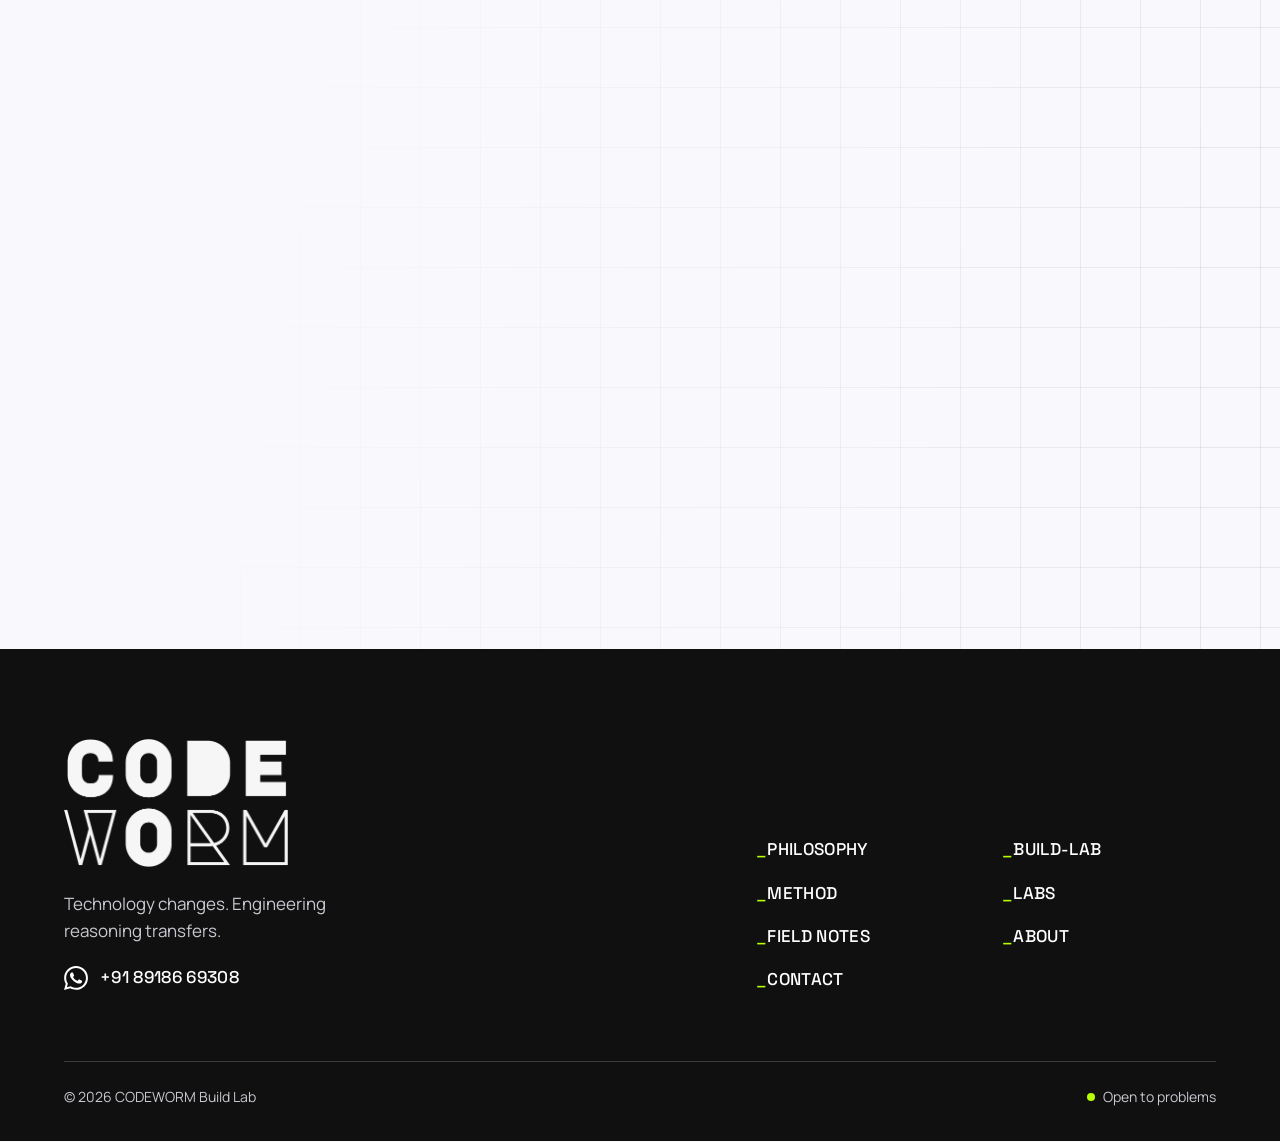
<file: build-lab.html>
<!DOCTYPE html>
<html lang="en">
<head>
  <meta charset="utf-8">
  <meta http-equiv="Content-Security-Policy" content="default-src 'self'; script-src 'self' 'sha256-Du+OJKJSbdUgz5nrHeWWINvez6XKDDU/tyj/5c2uvwo='; style-src 'self'; img-src 'self' data:; font-src 'self'; connect-src 'self'; manifest-src 'self'; worker-src 'self'; media-src 'none'; object-src 'none'; base-uri 'self'; form-action 'self'">
  <meta name="referrer" content="strict-origin-when-cross-origin">
  <meta name="viewport" content="width=device-width, initial-scale=1">
  <title>Build Lab — CODEWORM</title>
  <meta name="description" content="A laboratory for developing engineering judgment. Ten stages from problem to defense — and the reasoning that tutorials hide behind finished code.">
  <link rel="canonical" href="https://www.chiranjitkarmakar.com/codeworm/build-lab.html">
  <meta property="og:type" content="website">
  <meta property="og:site_name" content="CODEWORM Build Lab">
  <meta property="og:title" content="Build Lab — CODEWORM">
  <meta property="og:description" content="A laboratory for developing engineering judgment. Not a place to watch programming lessons.">
  <meta property="og:url" content="https://www.chiranjitkarmakar.com/codeworm/build-lab.html">
  <meta property="og:image" content="https://www.chiranjitkarmakar.com/codeworm/img/og.png">
  <meta property="og:image:width" content="1200">
  <meta property="og:image:height" content="630">
  <meta property="og:image:alt" content="CODEWORM Build Lab: AI writes the code. You own the decisions.">
  <meta property="og:locale" content="en">
  <meta name="twitter:card" content="summary_large_image">
  <meta name="twitter:image" content="https://www.chiranjitkarmakar.com/codeworm/img/og.png">
  <meta name="twitter:image:alt" content="CODEWORM Build Lab: AI writes the code. You own the decisions.">
  <meta name="theme-color" content="#f9f9fd">
  <link rel="icon" href="favicon.svg" type="image/svg+xml">
  <link rel="manifest" href="manifest.webmanifest">
  <link rel="apple-touch-icon" href="icons/apple-touch-icon.png">
  <meta name="apple-mobile-web-app-title" content="CODEWORM">
  <link rel="preload" href="fonts/manrope-latin.woff2" as="font" type="font/woff2" crossorigin>
  <link rel="preload" href="fonts/space-grotesk-latin.woff2" as="font" type="font/woff2" crossorigin>
  <link rel="stylesheet" href="css/styles.css">
  <meta name="color-scheme" content="light">
  <script>document.documentElement.classList.add('js')</script>
  <script src="js/vendor/lenis.min.js" defer></script>
  <script src="js/main.js" defer></script>
  <script src="js/motion.js" defer></script>
  <script src="js/reading.js" defer></script>
</head>
<body>
  <a class="skip-link" href="#main">Skip to content</a>

  <header class="site-header">
    <div class="wrap site-header__inner">
      <a class="wordmark" href="index.html" aria-label="CODEWORM Build Lab — home"><img class="wordmark__logo" src="img/codeworm-logo.png" alt="" width="454" height="259"> <small>Build Lab</small></a>
      <nav class="site-nav" id="site-nav" aria-label="Primary">
        <ul>
          <li><a href="philosophy.html">Philosophy</a></li>
          <li><a href="build-lab.html" aria-current="page">Build-Lab</a></li>
          <li><a href="method.html">Method</a></li>
          <li><a href="labs.html">Labs</a></li>
          <li><a href="field-notes/">Field Notes</a></li>
          <li><a href="about.html">About</a></li>
          <li><a href="contact.html">Contact</a></li>
        </ul>
      </nav>
      <div class="header-tools">
        <button class="reading-toggle" type="button" aria-pressed="false" aria-label="Reading guide" title="Reading guide: underlines the sentence you are probably reading" hidden>
          <svg viewBox="0 0 24 24" aria-hidden="true" fill="none" stroke="currentColor" stroke-width="2" stroke-linecap="round"><path d="M4 6h16M4 11h16"/><path d="M4 17h9" stroke-width="3.5"/></svg>
        </button>
        <button class="nav-toggle" type="button" aria-expanded="false" aria-controls="site-nav">Menu</button>
      </div>
    </div>
  </header>

  <main id="main">

    <section class="page-hero grid-bg">
      <div class="wrap">
        <p class="eyebrow">Build Lab</p>
        <h1 class="wide">A laboratory for developing engineering judgment.</h1>
        <p class="lead">Not a place to watch programming lessons. A place to take a real problem through modeling, decisions, failure and defense — with AI as a partner and you as the owner.</p>
      </div>
    </section>

    <!-- PROCESS -->
    <section class="section section--white" aria-labelledby="process-title">
      <div class="wrap">
        <div class="section-head">
          <p class="eyebrow">The process</p>
          <h2 id="process-title">Ten stages. None of them is “write the code.”</h2>
          <p>Building is one stage of ten. The rest is what separates a system that runs from a system you can own.</p>
        </div>

        <ol class="timeline">
          <li><span class="timeline__n">01</span><h3 class="timeline__name">Problem</h3><p>Start with the situation, not the solution. What is actually being asked, by whom, and what happens if it’s never solved?</p></li>
          <li><span class="timeline__n">02</span><h3 class="timeline__name">Model</h3><p>Draw the system before it exists: actors, data, boundaries, constraints. If you can’t model it, you can’t judge what AI produces for it.</p></li>
          <li><span class="timeline__n">03</span><h3 class="timeline__name">Decide</h3><p>Choose an architecture and technologies, and write down why — including what you rejected and what would change your mind.</p></li>
          <li><span class="timeline__n">04</span><h3 class="timeline__name">Build</h3><p>Implement, with AI as a fast partner. Generate freely. Read everything you keep.</p></li>
          <li><span class="timeline__n">05</span><h3 class="timeline__name">Break</h3><p>Attack your own system. Bad input, dead dependencies, real load, hostile users. Find the failure before it finds you.</p></li>
          <li><span class="timeline__n">06</span><h3 class="timeline__name">Investigate</h3><p>Find out why it failed. Reproduce, isolate, explain. A patch without an explanation is a coincidence.</p></li>
          <li><span class="timeline__n">07</span><h3 class="timeline__name">Secure</h3><p>Return to the trust boundaries. Decide what must never be trusted, reduce the blast radius, and choose what you’ll be able to detect.</p></li>
          <li><span class="timeline__n">08</span><h3 class="timeline__name">Verify</h3><p>Prove it does what you claim. Tests, evidence, and an honest account of what remains unproven.</p></li>
          <li><span class="timeline__n">09</span><h3 class="timeline__name">Ship</h3><p>Release with a way back, a way to observe, and someone who knows what “healthy” looks like.</p></li>
          <li><span class="timeline__n">10</span><h3 class="timeline__name">Defend</h3><p>Explain the system to someone who disagrees. A decision you can’t defend is a decision you didn’t make.</p></li>
        </ol>
      </div>
    </section>

    <!-- ANTI-TUTORIAL -->
    <section class="section section--dark" id="anti-tutorial" aria-labelledby="anti-title">
      <div class="wrap">
        <div class="section-head">
          <p class="eyebrow">Anti-tutorial</p>
          <h2 id="anti-title">We don’t hide the thinking behind finished code.</h2>
          <p>A tutorial shows you the answer, cleaned up. The reasoning that produced it — the hypotheses, the dead ends, the failures — normally disappears. We keep it.</p>
        </div>

        <div class="compare">
          <div class="compare__col">
            <p class="compare__title">Traditional tutorial</p>
            <ol class="steps steps--dim">
              <li><span>Watch</span></li>
              <li><span>Copy</span></li>
              <li><span>Run</span></li>
              <li><span>Done</span></li>
            </ol>
          </div>
          <div class="compare__col compare__col--lab">
            <p class="compare__title">Build Lab</p>
            <ol class="steps">
              <li><span>Problem</span></li>
              <li class="hidden-thinking"><span>Hypothesis</span></li>
              <li><span>Decision</span></li>
              <li><span>Implementation</span></li>
              <li class="hidden-thinking"><span>Failure</span></li>
              <li class="hidden-thinking"><span>Investigation</span></li>
              <li class="hidden-thinking"><span>Revision</span></li>
              <li><span>Verification</span></li>
            </ol>
            <p class="legend"><i aria-hidden="true"></i> Usually invisible in a finished tutorial.</p>
          </div>
        </div>

        <p class="lead mt-7">The goal isn’t to stop teaching. It’s to expose the reasoning that normally disappears behind the finished implementation.</p>
      </div>
    </section>

    <!-- WHO -->
    <section class="section" aria-labelledby="who-title">
      <div class="wrap split">
        <div class="section-head mb-0">
          <p class="eyebrow">Who it’s for</p>
          <h2 id="who-title">Developers who can already build, and want to be sure it’s the right thing.</h2>
        </div>
        <div class="stack">
          <p class="lead text-fg">Build Lab is written for experienced developers and serious intermediates moving toward professional engineering. You can already write or generate working code. You want stronger judgment about it.</p>
          <p class="lead">Newer developers are welcome. But the work assumes you can get something running. What it asks is whether you understand what you got.</p>
          <ul class="notlist mt-6">
            <li>Not tied to a language or framework.</li>
            <li>Not a race to a job title.</li>
            <li>Not a catalog of video lessons.</li>
          </ul>
        </div>
      </div>
    </section>

    <section class="section cta grid-bg" aria-labelledby="cta-title">
      <div class="wrap">
        <div class="cta__card glass">
          <h2 id="cta-title">Start with your problem.</h2>
          <p>There’s no catalog to browse. Tell us what you’re building, what keeps failing or what you don’t understand — we’ll start the conversation there.</p>
          <div class="btn-row">
            <a class="btn" href="contact.html?intent=learn-build-lab">Talk about Build Lab
              <svg class="ico" viewBox="0 0 24 24" aria-hidden="true"><path d="M5 19 19 5M8 5h11v11" fill="none" stroke="currentColor" stroke-width="2" stroke-linecap="square"/></svg>
            </a>
            <a class="btn btn--ghost" href="labs.html">See the experiments</a>
          </div>
        </div>
      </div>
    </section>

  </main>

  <footer class="site-footer">
    <div class="wrap">
      <div class="site-footer__top">
        <div>
          <a class="wordmark" href="index.html" aria-label="CODEWORM Build Lab — home"><img class="wordmark__logo wordmark__logo--footer" src="img/codeworm-logo.png" alt="" width="454" height="259"></a>
          <p class="tagline">Technology changes. Engineering reasoning transfers.</p>
          <a class="wa-link" href="https://wa.me/918918669308" target="_blank" rel="noopener" aria-label="Chat on WhatsApp: +91 89186 69308"><span class="wa-link__icon" aria-hidden="true"></span>+91 89186 69308</a>
        </div>
        <nav aria-label="Footer">
          <ul>
            <li><a href="philosophy.html">Philosophy</a></li>
            <li><a href="build-lab.html">Build-Lab</a></li>
            <li><a href="method.html">Method</a></li>
            <li><a href="labs.html">Labs</a></li>
            <li><a href="field-notes/">Field Notes</a></li>
            <li><a href="about.html">About</a></li>
            <li><a href="contact.html">Contact</a></li>
          </ul>
        </nav>
      </div>
      <div class="site-footer__bottom">
        <span>© 2026 CODEWORM Build Lab</span>
        <span class="site-footer__meta"><button class="install" type="button" hidden>Install app</button><span class="status">Open to problems</span></span>
      </div>
    </div>
  </footer>
</body>
</html>
</file>
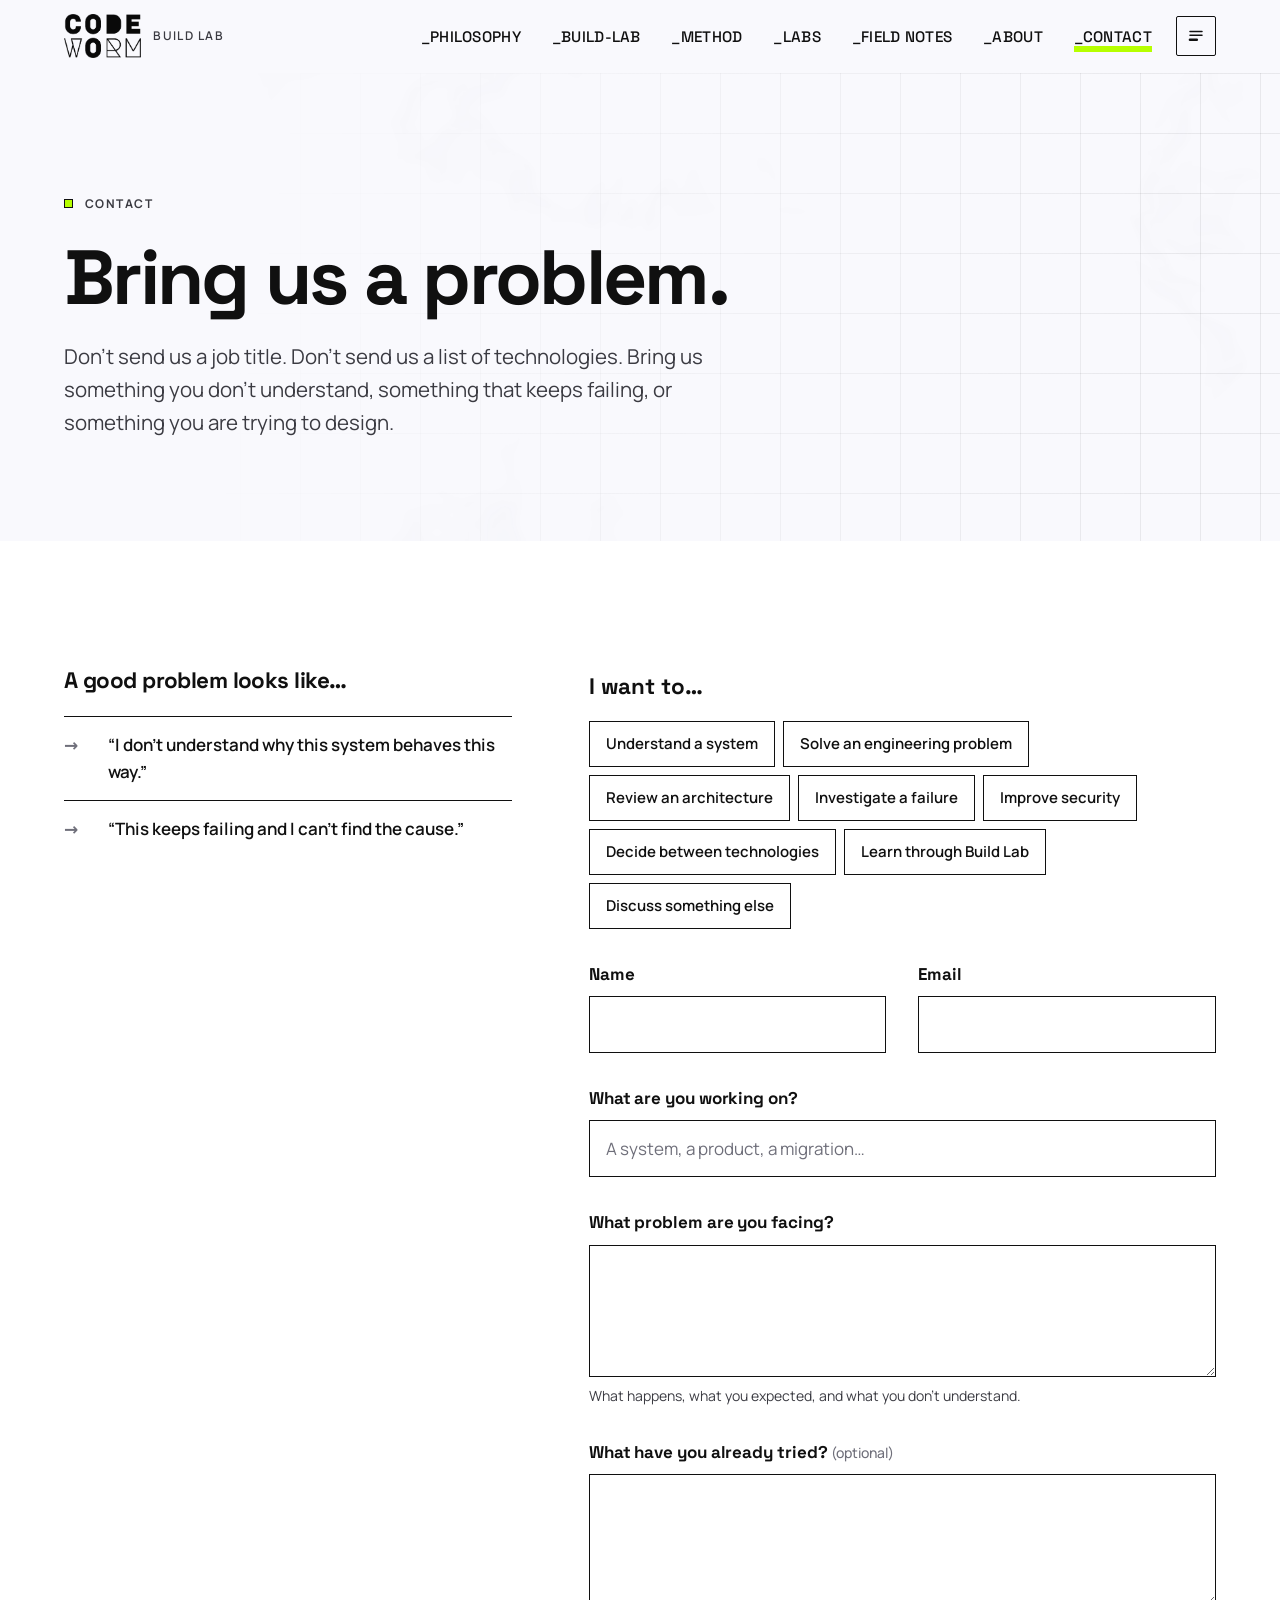
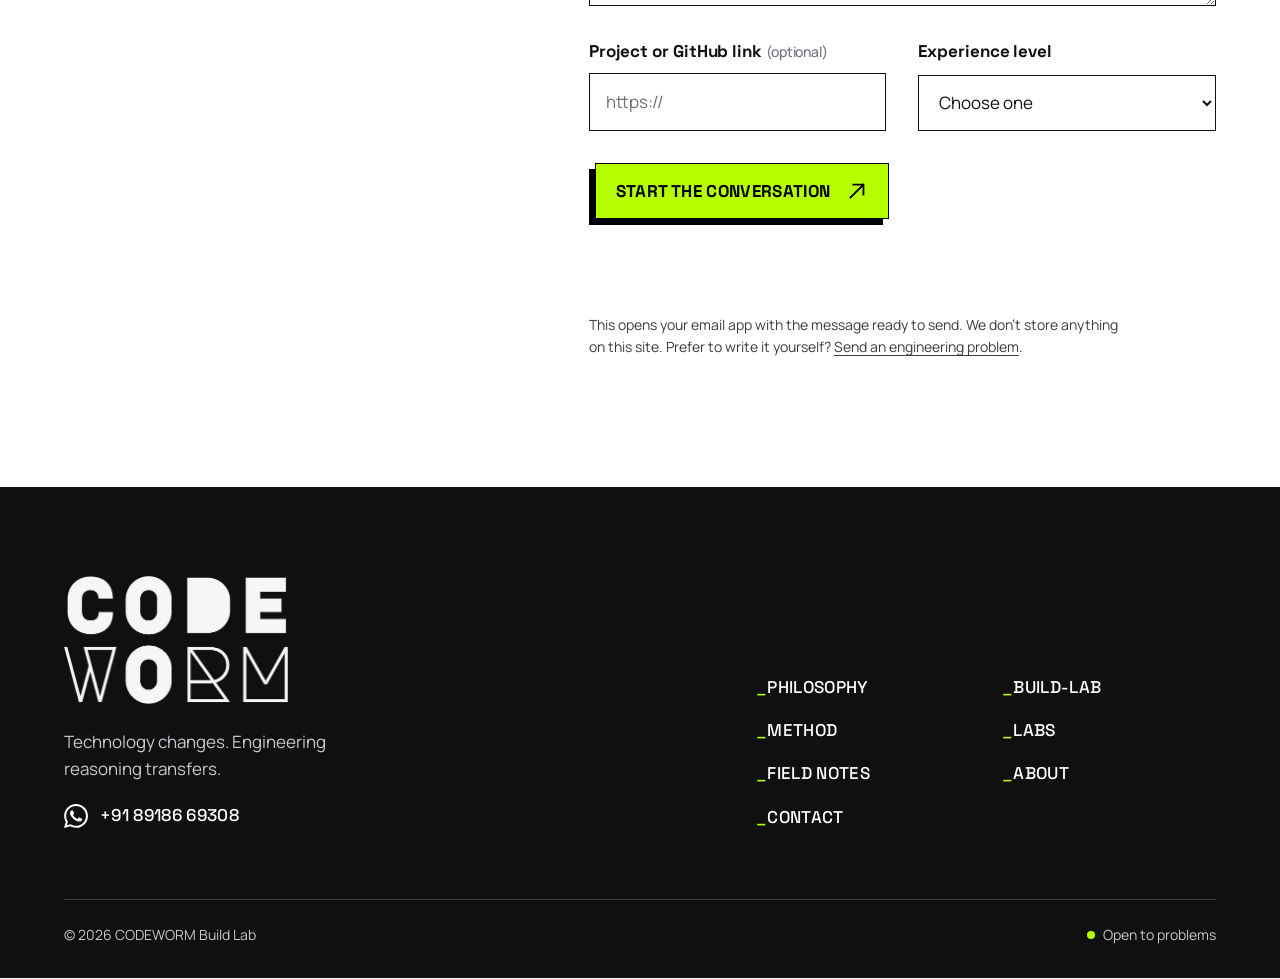
<file: contact.html>
<!DOCTYPE html>
<html lang="en">
<head>
  <meta charset="utf-8">
  <meta http-equiv="Content-Security-Policy" content="default-src 'self'; script-src 'self' 'sha256-Du+OJKJSbdUgz5nrHeWWINvez6XKDDU/tyj/5c2uvwo='; style-src 'self'; img-src 'self' data:; font-src 'self'; connect-src 'self'; manifest-src 'self'; worker-src 'self'; media-src 'none'; object-src 'none'; base-uri 'self'; form-action 'self'">
  <meta name="referrer" content="strict-origin-when-cross-origin">
  <meta name="viewport" content="width=device-width, initial-scale=1">
  <title>Contact — Bring us a problem | CODEWORM Build Lab</title>
  <meta name="description" content="Don't send a job title or a list of technologies. Bring something you don't understand, something that keeps failing, or something you're trying to design.">
  <link rel="canonical" href="https://www.chiranjitkarmakar.com/codeworm/contact.html">
  <meta property="og:type" content="website">
  <meta property="og:site_name" content="CODEWORM Build Lab">
  <meta property="og:title" content="Bring us a problem — CODEWORM Build Lab">
  <meta property="og:description" content="Something you don't understand, something that keeps failing, or something you're trying to design.">
  <meta property="og:url" content="https://www.chiranjitkarmakar.com/codeworm/contact.html">
  <meta property="og:image" content="https://www.chiranjitkarmakar.com/codeworm/img/og.png">
  <meta property="og:image:width" content="1200">
  <meta property="og:image:height" content="630">
  <meta property="og:image:alt" content="CODEWORM Build Lab: AI writes the code. You own the decisions.">
  <meta property="og:locale" content="en">
  <meta name="twitter:card" content="summary_large_image">
  <meta name="twitter:image" content="https://www.chiranjitkarmakar.com/codeworm/img/og.png">
  <meta name="twitter:image:alt" content="CODEWORM Build Lab: AI writes the code. You own the decisions.">
  <meta name="theme-color" content="#f9f9fd">
  <link rel="icon" href="favicon.svg" type="image/svg+xml">
  <link rel="manifest" href="manifest.webmanifest">
  <link rel="apple-touch-icon" href="icons/apple-touch-icon.png">
  <meta name="apple-mobile-web-app-title" content="CODEWORM">
  <link rel="preload" href="fonts/manrope-latin.woff2" as="font" type="font/woff2" crossorigin>
  <link rel="preload" href="fonts/space-grotesk-latin.woff2" as="font" type="font/woff2" crossorigin>
  <link rel="stylesheet" href="css/styles.css">
  <meta name="color-scheme" content="light">
  <script>document.documentElement.classList.add('js')</script>
  <script src="js/vendor/lenis.min.js" defer></script>
  <script src="js/main.js" defer></script>
  <script src="js/motion.js" defer></script>
  <script src="js/reading.js" defer></script>
  <script type="application/ld+json">{"@context":"https://schema.org","@type":"ContactPage","name":"Contact — CODEWORM Build Lab","url":"https://www.chiranjitkarmakar.com/codeworm/contact.html","isPartOf":{"@id":"https://www.chiranjitkarmakar.com/codeworm/#site"}}</script>
</head>
<body>
  <a class="skip-link" href="#main">Skip to content</a>

  <header class="site-header">
    <div class="wrap site-header__inner">
      <a class="wordmark" href="index.html" aria-label="CODEWORM Build Lab — home"><img class="wordmark__logo" src="img/codeworm-logo.png" alt="" width="454" height="259"> <small>Build Lab</small></a>
      <nav class="site-nav" id="site-nav" aria-label="Primary">
        <ul>
          <li><a href="philosophy.html">Philosophy</a></li>
          <li><a href="build-lab.html">Build-Lab</a></li>
          <li><a href="method.html">Method</a></li>
          <li><a href="labs.html">Labs</a></li>
          <li><a href="field-notes/">Field Notes</a></li>
          <li><a href="about.html">About</a></li>
          <li><a href="contact.html" aria-current="page">Contact</a></li>
        </ul>
      </nav>
      <div class="header-tools">
        <button class="reading-toggle" type="button" aria-pressed="false" aria-label="Reading guide" title="Reading guide: underlines the sentence you are probably reading" hidden>
          <svg viewBox="0 0 24 24" aria-hidden="true" fill="none" stroke="currentColor" stroke-width="2" stroke-linecap="round"><path d="M4 6h16M4 11h16"/><path d="M4 17h9" stroke-width="3.5"/></svg>
        </button>
        <button class="nav-toggle" type="button" aria-expanded="false" aria-controls="site-nav">Menu</button>
      </div>
    </div>
  </header>

  <main id="main">

    <section class="page-hero grid-bg">
      <div class="wrap">
        <p class="eyebrow">Contact</p>
        <h1>Bring us a problem.</h1>
        <p class="lead">Don’t send us a job title. Don’t send us a list of technologies. Bring us something you don’t understand, something that keeps failing, or something you are trying to design.</p>
      </div>
    </section>

    <section class="section section--white" aria-label="Contact form">
      <div class="wrap contact-grid">

        <div class="contact-grid__aside stack" role="group" aria-labelledby="good-title">
          <h2 id="good-title" class="fs-h3">A good problem looks like…</h2>
          <ul class="bring">
            <li>“I don’t understand why this system behaves this way.”</li>
            <li>“This keeps failing and I can’t find the cause.”</li>
            <li>“I’m designing something and I’m not sure it’s the right shape.”</li>
            <li>“AI generated this and I can’t tell if I should trust it.”</li>
          </ul>
          <p class="form__aside">Short is fine. Precise is better. You’ll hear back from a person.</p>
        </div>

        <form class="form" id="form" data-contact data-to="info@chiranjitkarmakar.com">
          <noscript><p class="form__aside">This form needs JavaScript to open your email app. Without it, write to <a href="mailto:info@chiranjitkarmakar.com?subject=Engineering%20problem">info@chiranjitkarmakar.com</a> directly.</p></noscript>
          <fieldset>
            <legend>I want to…</legend>
            <div class="chips">
              <label class="chip"><input type="radio" name="intent" value="understand-system"><span>Understand a system</span></label>
              <label class="chip"><input type="radio" name="intent" value="solve-problem"><span>Solve an engineering problem</span></label>
              <label class="chip"><input type="radio" name="intent" value="review-architecture"><span>Review an architecture</span></label>
              <label class="chip"><input type="radio" name="intent" value="investigate-failure"><span>Investigate a failure</span></label>
              <label class="chip"><input type="radio" name="intent" value="improve-security"><span>Improve security</span></label>
              <label class="chip"><input type="radio" name="intent" value="decide-technology"><span>Decide between technologies</span></label>
              <label class="chip"><input type="radio" name="intent" value="learn-build-lab"><span>Learn through Build Lab</span></label>
              <label class="chip"><input type="radio" name="intent" value="other"><span>Discuss something else</span></label>
            </div>
          </fieldset>

          <div class="field-row">
            <div class="field">
              <label for="name">Name</label>
              <input id="name" name="name" type="text" autocomplete="name" required>
            </div>
            <div class="field">
              <label for="email">Email</label>
              <input id="email" name="email" type="email" autocomplete="email" required>
            </div>
          </div>

          <div class="field">
            <label for="working">What are you working on?</label>
            <input id="working" name="working" type="text" placeholder="A system, a product, a migration…">
          </div>

          <div class="field">
            <label for="problem">What problem are you facing?</label>
            <textarea id="problem" name="problem" required aria-describedby="problem-hint"></textarea>
            <span class="hint" id="problem-hint">What happens, what you expected, and what you don’t understand.</span>
          </div>

          <div class="field">
            <label for="tried">What have you already tried? <span class="opt">(optional)</span></label>
            <textarea id="tried" name="tried"></textarea>
          </div>

          <div class="field-row">
            <div class="field">
              <label for="link">Project or GitHub link <span class="opt">(optional)</span></label>
              <input id="link" name="link" type="url" placeholder="https://" inputmode="url">
            </div>
            <div class="field">
              <label for="experience">Experience level</label>
              <select id="experience" name="experience">
                <option value="">Choose one</option>
                <option>Early — still getting things running</option>
                <option>Intermediate — shipping, want more depth</option>
                <option>Experienced — several years professionally</option>
                <option>Senior — lead or architect</option>
              </select>
            </div>
          </div>

          <div class="btn-row">
            <button class="btn" type="submit">Start the conversation
              <svg class="ico" viewBox="0 0 24 24" aria-hidden="true"><path d="M5 19 19 5M8 5h11v11" fill="none" stroke="currentColor" stroke-width="2" stroke-linecap="square"/></svg>
            </button>
          </div>
          <p class="form__status" role="status" aria-live="polite"></p>
          <p class="form__aside">This opens your email app with the message ready to send. We don’t store anything on this site. Prefer to write it yourself? <a href="mailto:info@chiranjitkarmakar.com?subject=Engineering%20problem">Send an engineering problem</a>.</p>
        </form>

      </div>
    </section>

  </main>

  <footer class="site-footer">
    <div class="wrap">
      <div class="site-footer__top">
        <div>
          <a class="wordmark" href="index.html" aria-label="CODEWORM Build Lab — home"><img class="wordmark__logo wordmark__logo--footer" src="img/codeworm-logo.png" alt="" width="454" height="259"></a>
          <p class="tagline">Technology changes. Engineering reasoning transfers.</p>
          <a class="wa-link" href="https://wa.me/918918669308" target="_blank" rel="noopener" aria-label="Chat on WhatsApp: +91 89186 69308"><span class="wa-link__icon" aria-hidden="true"></span>+91 89186 69308</a>
        </div>
        <nav aria-label="Footer">
          <ul>
            <li><a href="philosophy.html">Philosophy</a></li>
            <li><a href="build-lab.html">Build-Lab</a></li>
            <li><a href="method.html">Method</a></li>
            <li><a href="labs.html">Labs</a></li>
            <li><a href="field-notes/">Field Notes</a></li>
            <li><a href="about.html">About</a></li>
            <li><a href="contact.html">Contact</a></li>
          </ul>
        </nav>
      </div>
      <div class="site-footer__bottom">
        <span>© 2026 CODEWORM Build Lab</span>
        <span class="site-footer__meta"><button class="install" type="button" hidden>Install app</button><span class="status">Open to problems</span></span>
      </div>
    </div>
  </footer>
</body>
</html>
</file>
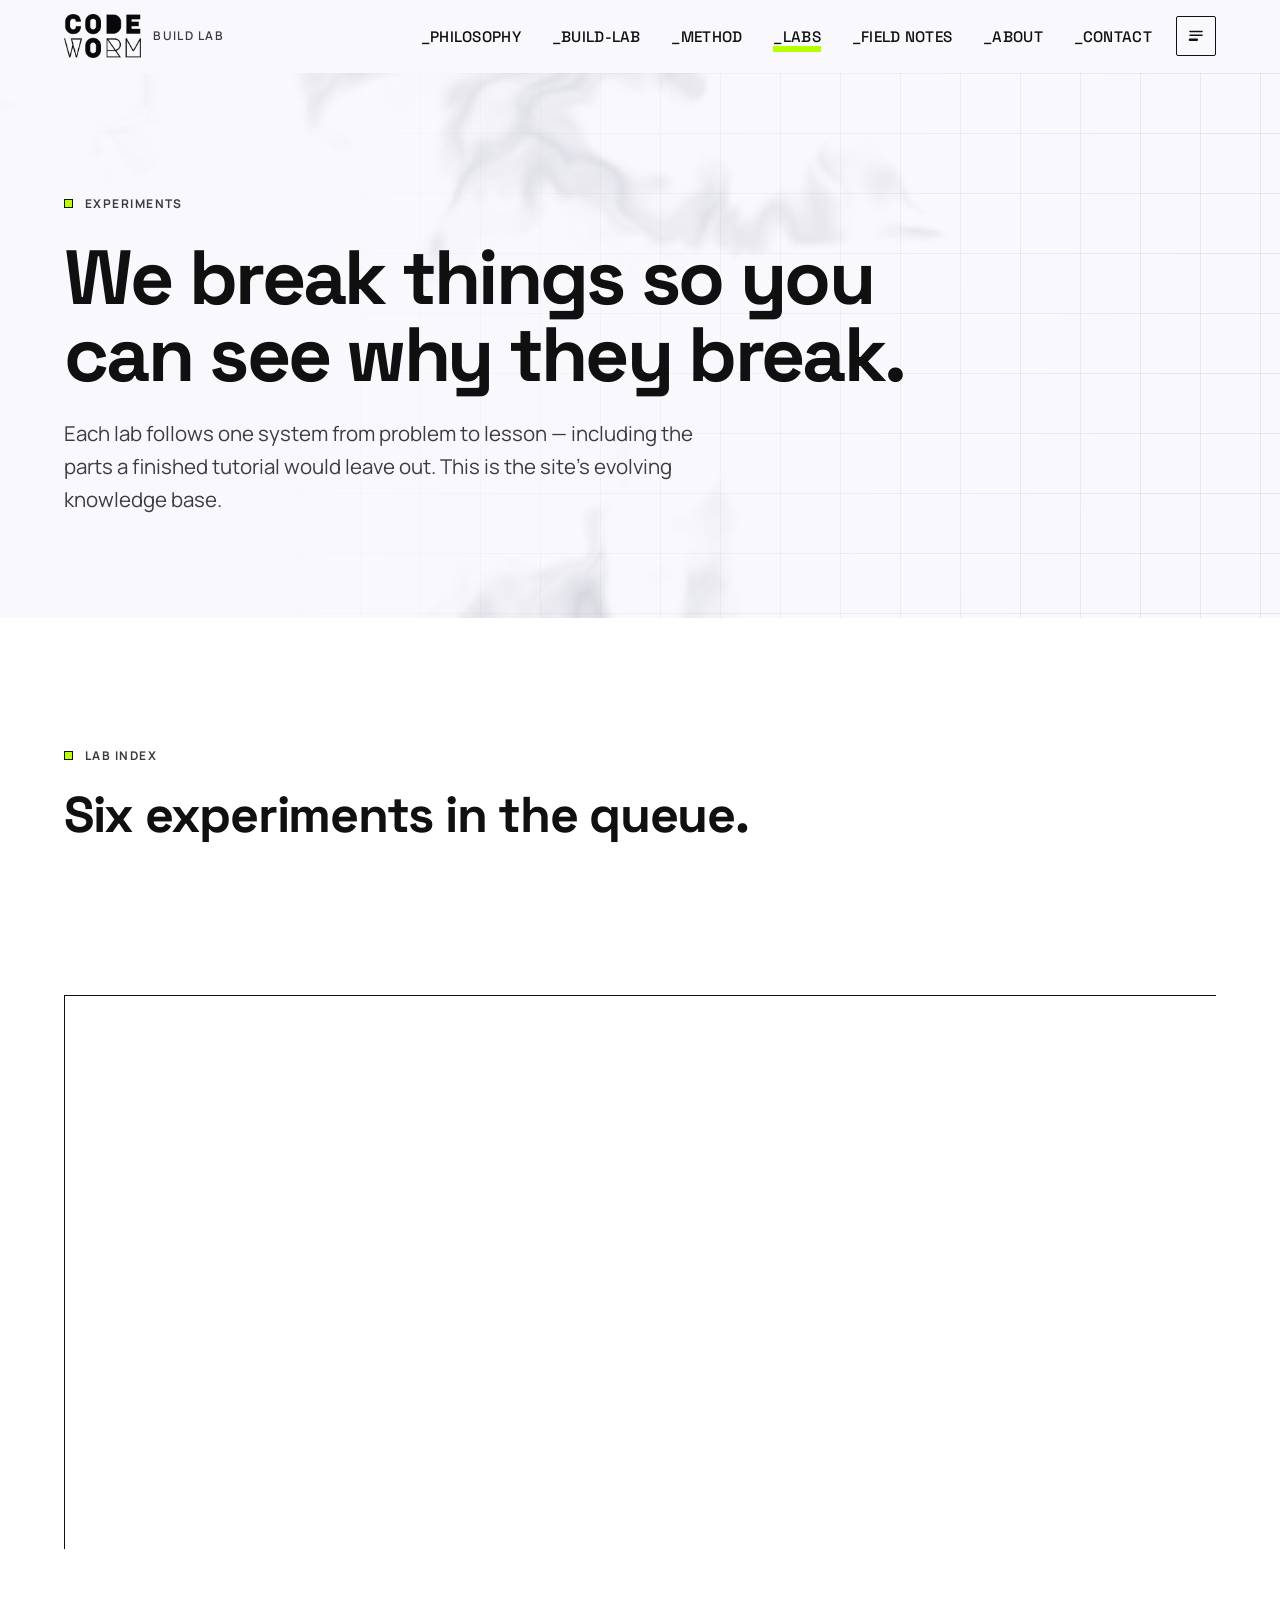
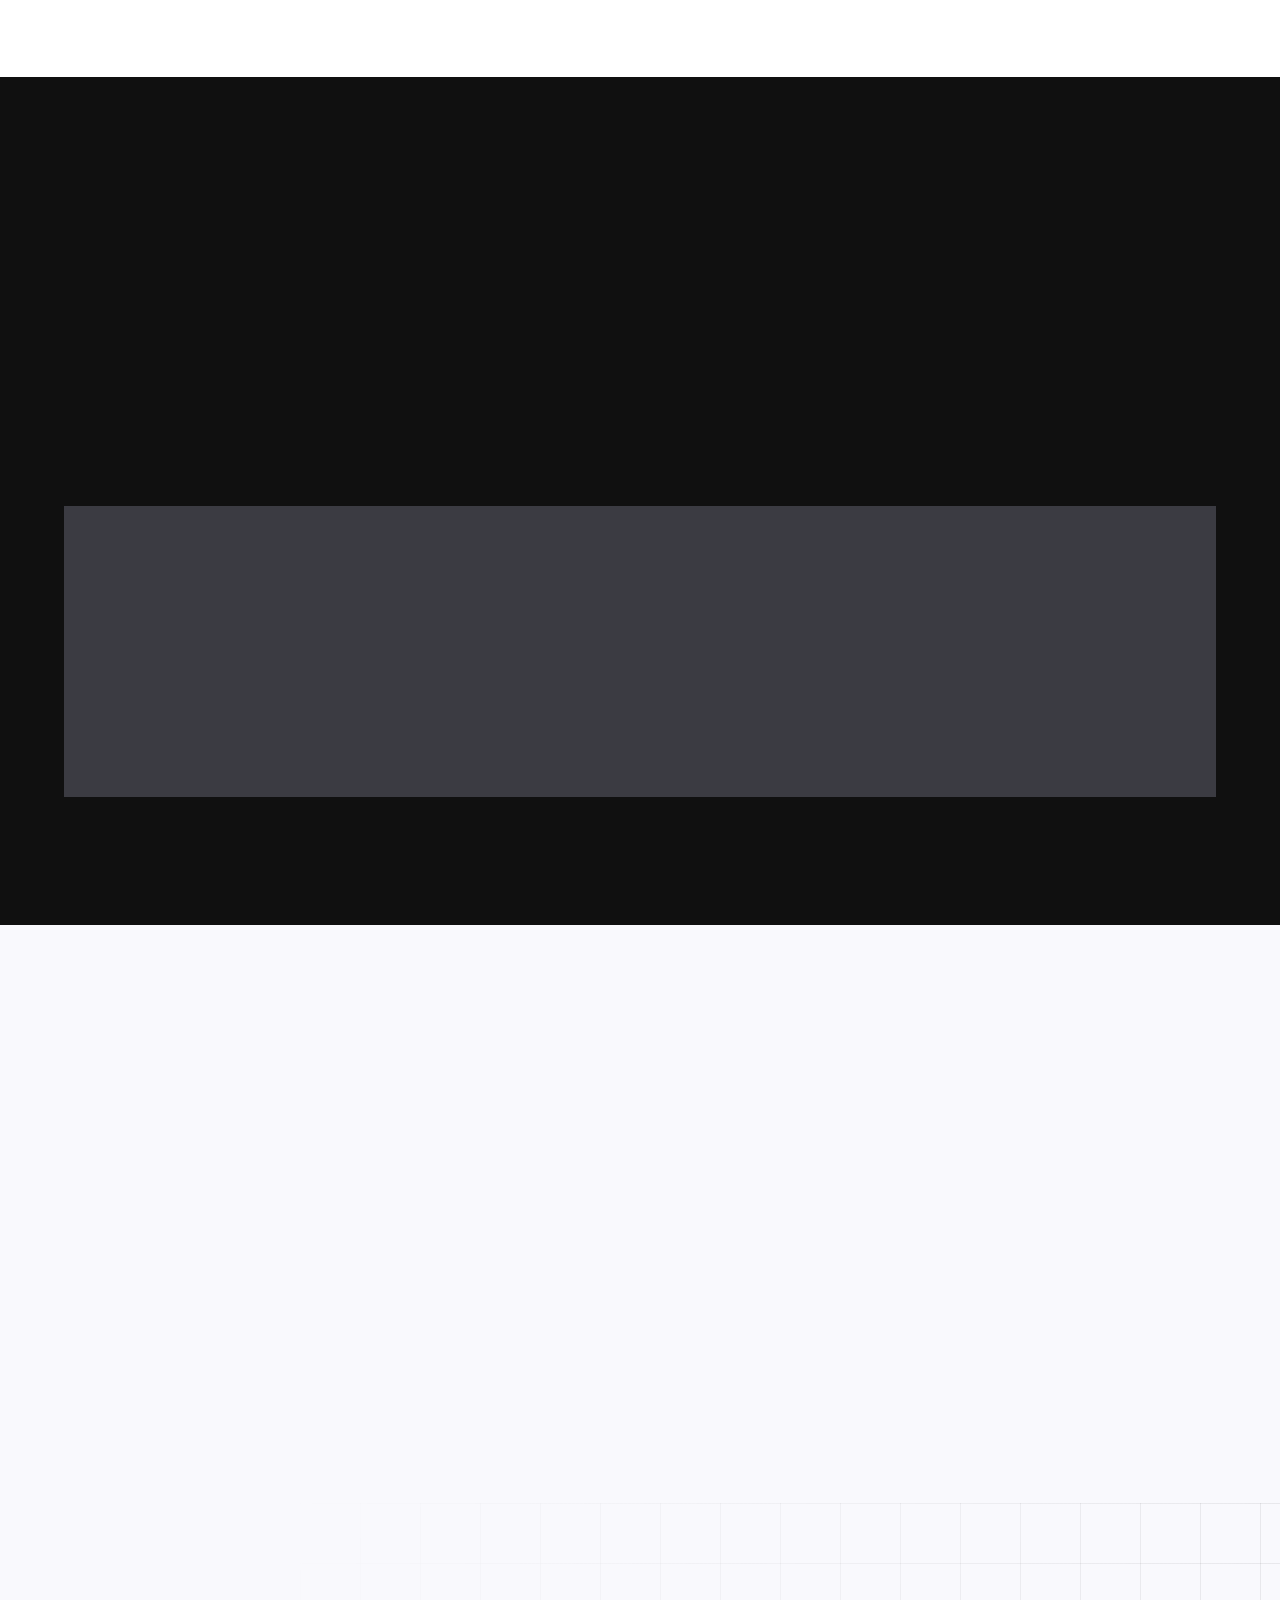
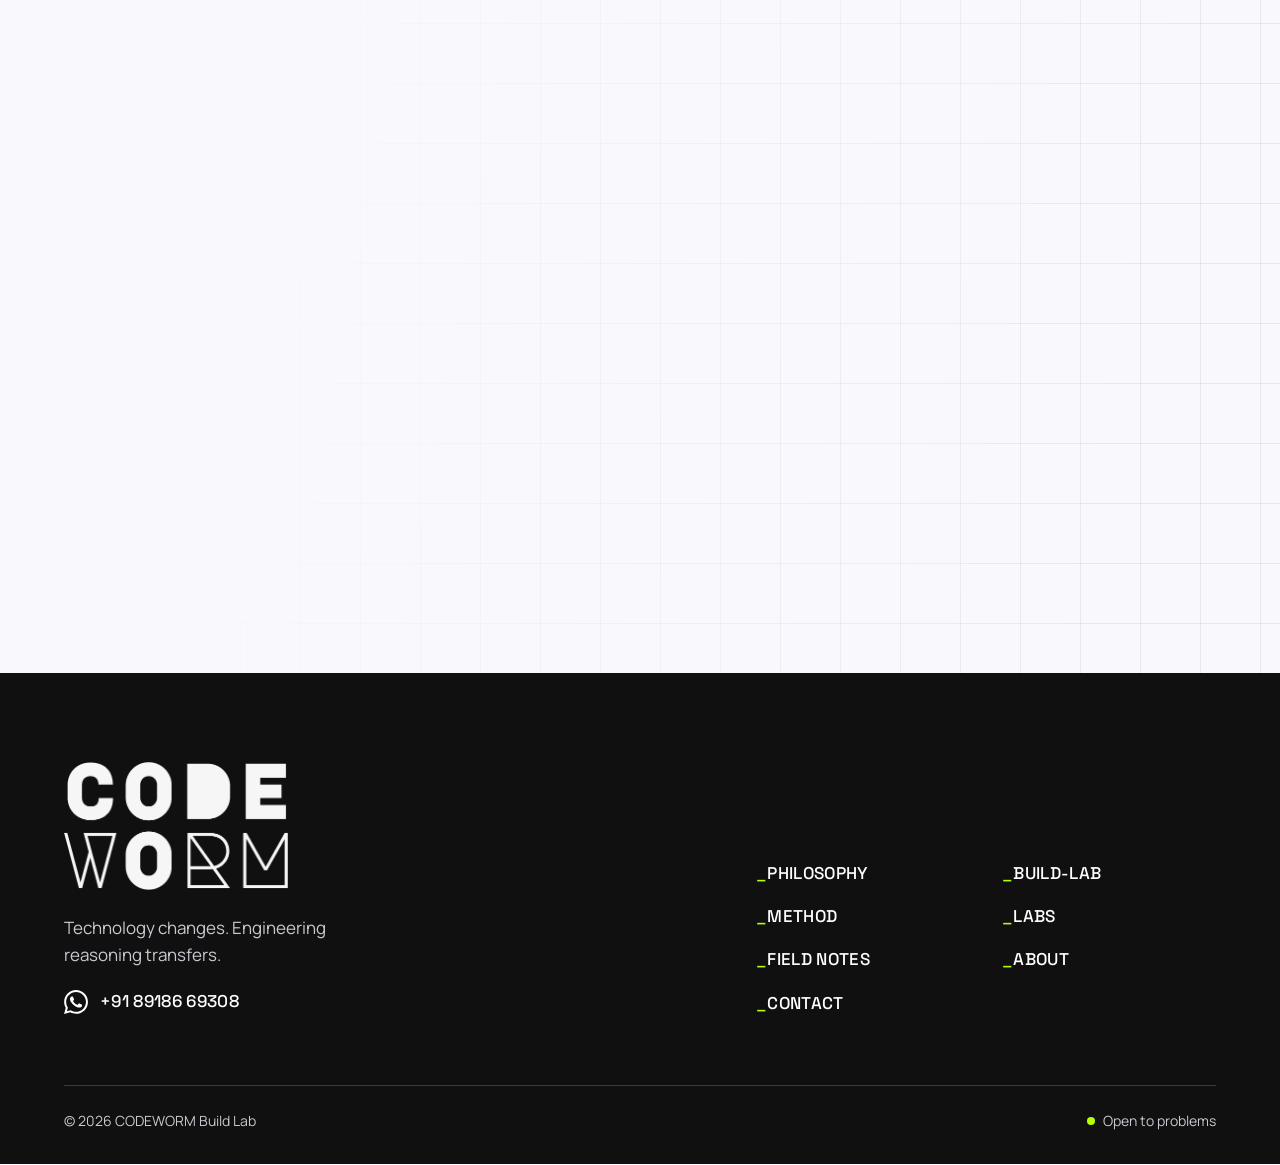
<file: labs.html>
<!DOCTYPE html>
<html lang="en">
<head>
  <meta charset="utf-8">
  <meta http-equiv="Content-Security-Policy" content="default-src 'self'; script-src 'self' 'sha256-Du+OJKJSbdUgz5nrHeWWINvez6XKDDU/tyj/5c2uvwo='; style-src 'self'; img-src 'self' data:; font-src 'self'; connect-src 'self'; manifest-src 'self'; worker-src 'self'; media-src 'none'; object-src 'none'; base-uri 'self'; form-action 'self'">
  <meta name="referrer" content="strict-origin-when-cross-origin">
  <meta name="viewport" content="width=device-width, initial-scale=1">
  <title>Labs — CODEWORM Build Lab</title>
  <meta name="description" content="Experiments that follow a system from problem to lesson, including where it failed. The evolving knowledge base of CODEWORM Build Lab.">
  <link rel="canonical" href="https://www.chiranjitkarmakar.com/codeworm/labs.html">
  <meta property="og:type" content="website">
  <meta property="og:site_name" content="CODEWORM Build Lab">
  <meta property="og:title" content="Labs — CODEWORM Build Lab">
  <meta property="og:description" content="Experiments that follow a system from problem to lesson, including where it failed.">
  <meta property="og:url" content="https://www.chiranjitkarmakar.com/codeworm/labs.html">
  <meta property="og:image" content="https://www.chiranjitkarmakar.com/codeworm/img/og.png">
  <meta property="og:image:width" content="1200">
  <meta property="og:image:height" content="630">
  <meta property="og:image:alt" content="CODEWORM Build Lab: AI writes the code. You own the decisions.">
  <meta property="og:locale" content="en">
  <meta name="twitter:card" content="summary_large_image">
  <meta name="twitter:image" content="https://www.chiranjitkarmakar.com/codeworm/img/og.png">
  <meta name="twitter:image:alt" content="CODEWORM Build Lab: AI writes the code. You own the decisions.">
  <meta name="theme-color" content="#f9f9fd">
  <link rel="icon" href="favicon.svg" type="image/svg+xml">
  <link rel="manifest" href="manifest.webmanifest">
  <link rel="apple-touch-icon" href="icons/apple-touch-icon.png">
  <meta name="apple-mobile-web-app-title" content="CODEWORM">
  <link rel="preload" href="fonts/manrope-latin.woff2" as="font" type="font/woff2" crossorigin>
  <link rel="preload" href="fonts/space-grotesk-latin.woff2" as="font" type="font/woff2" crossorigin>
  <link rel="stylesheet" href="css/styles.css">
  <meta name="color-scheme" content="light">
  <script>document.documentElement.classList.add('js')</script>
  <script src="js/vendor/lenis.min.js" defer></script>
  <script src="js/main.js" defer></script>
  <script src="js/motion.js" defer></script>
  <script src="js/reading.js" defer></script>
</head>
<body>
  <a class="skip-link" href="#main">Skip to content</a>

  <header class="site-header">
    <div class="wrap site-header__inner">
      <a class="wordmark" href="index.html" aria-label="CODEWORM Build Lab — home"><img class="wordmark__logo" src="img/codeworm-logo.png" alt="" width="454" height="259"> <small>Build Lab</small></a>
      <nav class="site-nav" id="site-nav" aria-label="Primary">
        <ul>
          <li><a href="philosophy.html">Philosophy</a></li>
          <li><a href="build-lab.html">Build-Lab</a></li>
          <li><a href="method.html">Method</a></li>
          <li><a href="labs.html" aria-current="page">Labs</a></li>
          <li><a href="field-notes/">Field Notes</a></li>
          <li><a href="about.html">About</a></li>
          <li><a href="contact.html">Contact</a></li>
        </ul>
      </nav>
      <div class="header-tools">
        <button class="reading-toggle" type="button" aria-pressed="false" aria-label="Reading guide" title="Reading guide: underlines the sentence you are probably reading" hidden>
          <svg viewBox="0 0 24 24" aria-hidden="true" fill="none" stroke="currentColor" stroke-width="2" stroke-linecap="round"><path d="M4 6h16M4 11h16"/><path d="M4 17h9" stroke-width="3.5"/></svg>
        </button>
        <button class="nav-toggle" type="button" aria-expanded="false" aria-controls="site-nav">Menu</button>
      </div>
    </div>
  </header>

  <main id="main">

    <section class="page-hero grid-bg">
      <div class="wrap">
        <p class="eyebrow">Experiments</p>
        <h1 class="wide">We break things so you can see why they break.</h1>
        <p class="lead">Each lab follows one system from problem to lesson — including the parts a finished tutorial would leave out. This is the site’s evolving knowledge base.</p>
      </div>
    </section>

    <!-- INDEX -->
    <section class="section section--white" aria-labelledby="index-title">
      <div class="wrap">
        <div class="section-head">
          <p class="eyebrow">Lab index</p>
          <h2 id="index-title">Six experiments in the queue.</h2>
          <p>None are published yet. Each will appear here when the work is done — not before.</p>
        </div>
        <div class="labs">
          <article class="lab-card">
            <div class="lab-card__top"><span class="lab-card__id">LAB 001</span><span class="tag">Planned</span></div>
            <div><h3>Authentication Failure</h3><p>What actually fails when an authentication system is attacked?</p></div>
            <p class="lab-card__tags">Security · Failure</p>
          </article>
          <article class="lab-card">
            <div class="lab-card__top"><span class="lab-card__id">LAB 002</span><span class="tag">Planned</span></div>
            <div><h3>MongoDB vs PostgreSQL</h3><p>Same requirements, two databases. Where does each one hurt?</p></div>
            <p class="lab-card__tags">Trade-offs · Data</p>
          </article>
          <article class="lab-card">
            <div class="lab-card__top"><span class="lab-card__id">LAB 003</span><span class="tag">Planned</span></div>
            <div><h3>When Microservices Are a Mistake</h3><p>A system split too early, and what it cost.</p></div>
            <p class="lab-card__tags">Architecture · Overengineering</p>
          </article>
          <article class="lab-card">
            <div class="lab-card__top"><span class="lab-card__id">LAB 004</span><span class="tag">Planned</span></div>
            <div><h3>Breaking an AI-Generated API</h3><p>What does a generated API assume — and where does it give way?</p></div>
            <p class="lab-card__tags">AI · Security · Verification</p>
          </article>
          <article class="lab-card">
            <div class="lab-card__top"><span class="lab-card__id">LAB 005</span><span class="tag">Planned</span></div>
            <div><h3>Designing a System for 100 Users</h3><p>How little engineering is enough?</p></div>
            <p class="lab-card__tags">Proportionality · Simplicity</p>
          </article>
          <article class="lab-card">
            <div class="lab-card__top"><span class="lab-card__id">LAB 006</span><span class="tag">Planned</span></div>
            <div><h3>Designing the Same System for 1M Users</h3><p>What changes, what doesn’t, and what it costs to find out.</p></div>
            <p class="lab-card__tags">Scale · Trade-offs</p>
          </article>
        </div>
      </div>
    </section>

    <!-- ANATOMY -->
    <section class="section section--dark" aria-labelledby="anatomy-title">
      <div class="wrap">
        <div class="section-head">
          <p class="eyebrow">How every experiment is written</p>
          <h2 id="anatomy-title">Eight fields. The reasoning stays on the page.</h2>
          <p>A lab isn’t a walkthrough. It’s a record of what we decided, what happened, and what we’d do differently.</p>
        </div>
        <ol class="anatomy">
          <li><span class="n">01</span><span class="k">Problem</span><p>What we set out to solve, and under which constraints.</p></li>
          <li><span class="n">02</span><span class="k">Decision</span><p>What we chose.</p></li>
          <li><span class="n">03</span><span class="k">Reason</span><p>Why — and what we rejected.</p></li>
          <li><span class="n">04</span><span class="k">Implementation</span><p>What we built, briefly.</p></li>
          <li><span class="n">05</span><span class="k">Failure</span><p>Where it broke, or where we broke it.</p></li>
          <li><span class="n">06</span><span class="k">Investigation</span><p>How we found the real cause.</p></li>
          <li><span class="n">07</span><span class="k">Result</span><p>What we measured or observed.</p></li>
          <li><span class="n">08</span><span class="k">Lesson</span><p>What transfers to the next system.</p></li>
        </ol>
      </div>
    </section>

    <!-- EXAMPLE FAILURES -->
    <section class="section" aria-labelledby="fail-title">
      <div class="wrap split split--wide-right">
        <div class="section-head mb-0">
          <p class="eyebrow">Preview — LAB 001</p>
          <h2 id="fail-title">Click a failure to open the investigation.</h2>
          <p>These are the hypotheses we’ll test in the authentication lab. They are questions, not findings.</p>
        </div>

        <div class="failures">
          <details class="failure"><summary><span class="failure__pill">Failure</span>A session survives a password change</summary>
            <dl class="failure__body">
              <dt>Hypothesis</dt><dd>Sessions are issued once and never re-checked against credential changes.</dd>
              <dt>Investigation</dt><dd>Change the password in one browser. Try to keep using the old session in another.</dd>
              <dt>Decision at stake</dt><dd>Where session state lives, and what can revoke it.</dd>
            </dl></details>
          <details class="failure"><summary><span class="failure__pill">Failure</span>Login errors reveal which accounts exist</summary>
            <dl class="failure__body">
              <dt>Hypothesis</dt><dd>Different responses for “unknown user” and “wrong password” let an attacker enumerate accounts.</dd>
              <dt>Investigation</dt><dd>Compare responses, status codes and timing for both cases.</dd>
              <dt>Decision at stake</dt><dd>How much the system tells an unauthenticated stranger.</dd>
            </dl></details>
          <details class="failure"><summary><span class="failure__pill">Failure</span>Nothing notices a credential-stuffing run</summary>
            <dl class="failure__body">
              <dt>Hypothesis</dt><dd>Thousands of failed logins from many addresses look like ordinary traffic to a system without detection.</dd>
              <dt>Investigation</dt><dd>Replay a synthetic run and check what the system logs, limits and reports.</dd>
              <dt>Decision at stake</dt><dd>What “abnormal” means, and who finds out.</dd>
            </dl></details>
        </div>
      </div>
    </section>

    <section class="section cta grid-bg" aria-labelledby="cta-title">
      <div class="wrap">
        <div class="cta__card glass">
          <h2 id="cta-title">Suggest a failure.</h2>
          <p>Have something that broke in a way you couldn’t explain? It might be a lab.</p>
          <a class="btn" href="contact.html?intent=investigate-failure">Investigate a failure
            <svg class="ico" viewBox="0 0 24 24" aria-hidden="true"><path d="M5 19 19 5M8 5h11v11" fill="none" stroke="currentColor" stroke-width="2" stroke-linecap="square"/></svg>
          </a>
        </div>
      </div>
    </section>

  </main>

  <footer class="site-footer">
    <div class="wrap">
      <div class="site-footer__top">
        <div>
          <a class="wordmark" href="index.html" aria-label="CODEWORM Build Lab — home"><img class="wordmark__logo wordmark__logo--footer" src="img/codeworm-logo.png" alt="" width="454" height="259"></a>
          <p class="tagline">Technology changes. Engineering reasoning transfers.</p>
          <a class="wa-link" href="https://wa.me/918918669308" target="_blank" rel="noopener" aria-label="Chat on WhatsApp: +91 89186 69308"><span class="wa-link__icon" aria-hidden="true"></span>+91 89186 69308</a>
        </div>
        <nav aria-label="Footer">
          <ul>
            <li><a href="philosophy.html">Philosophy</a></li>
            <li><a href="build-lab.html">Build-Lab</a></li>
            <li><a href="method.html">Method</a></li>
            <li><a href="labs.html">Labs</a></li>
            <li><a href="field-notes/">Field Notes</a></li>
            <li><a href="about.html">About</a></li>
            <li><a href="contact.html">Contact</a></li>
          </ul>
        </nav>
      </div>
      <div class="site-footer__bottom">
        <span>© 2026 CODEWORM Build Lab</span>
        <span class="site-footer__meta"><button class="install" type="button" hidden>Install app</button><span class="status">Open to problems</span></span>
      </div>
    </div>
  </footer>
</body>
</html>
</file>
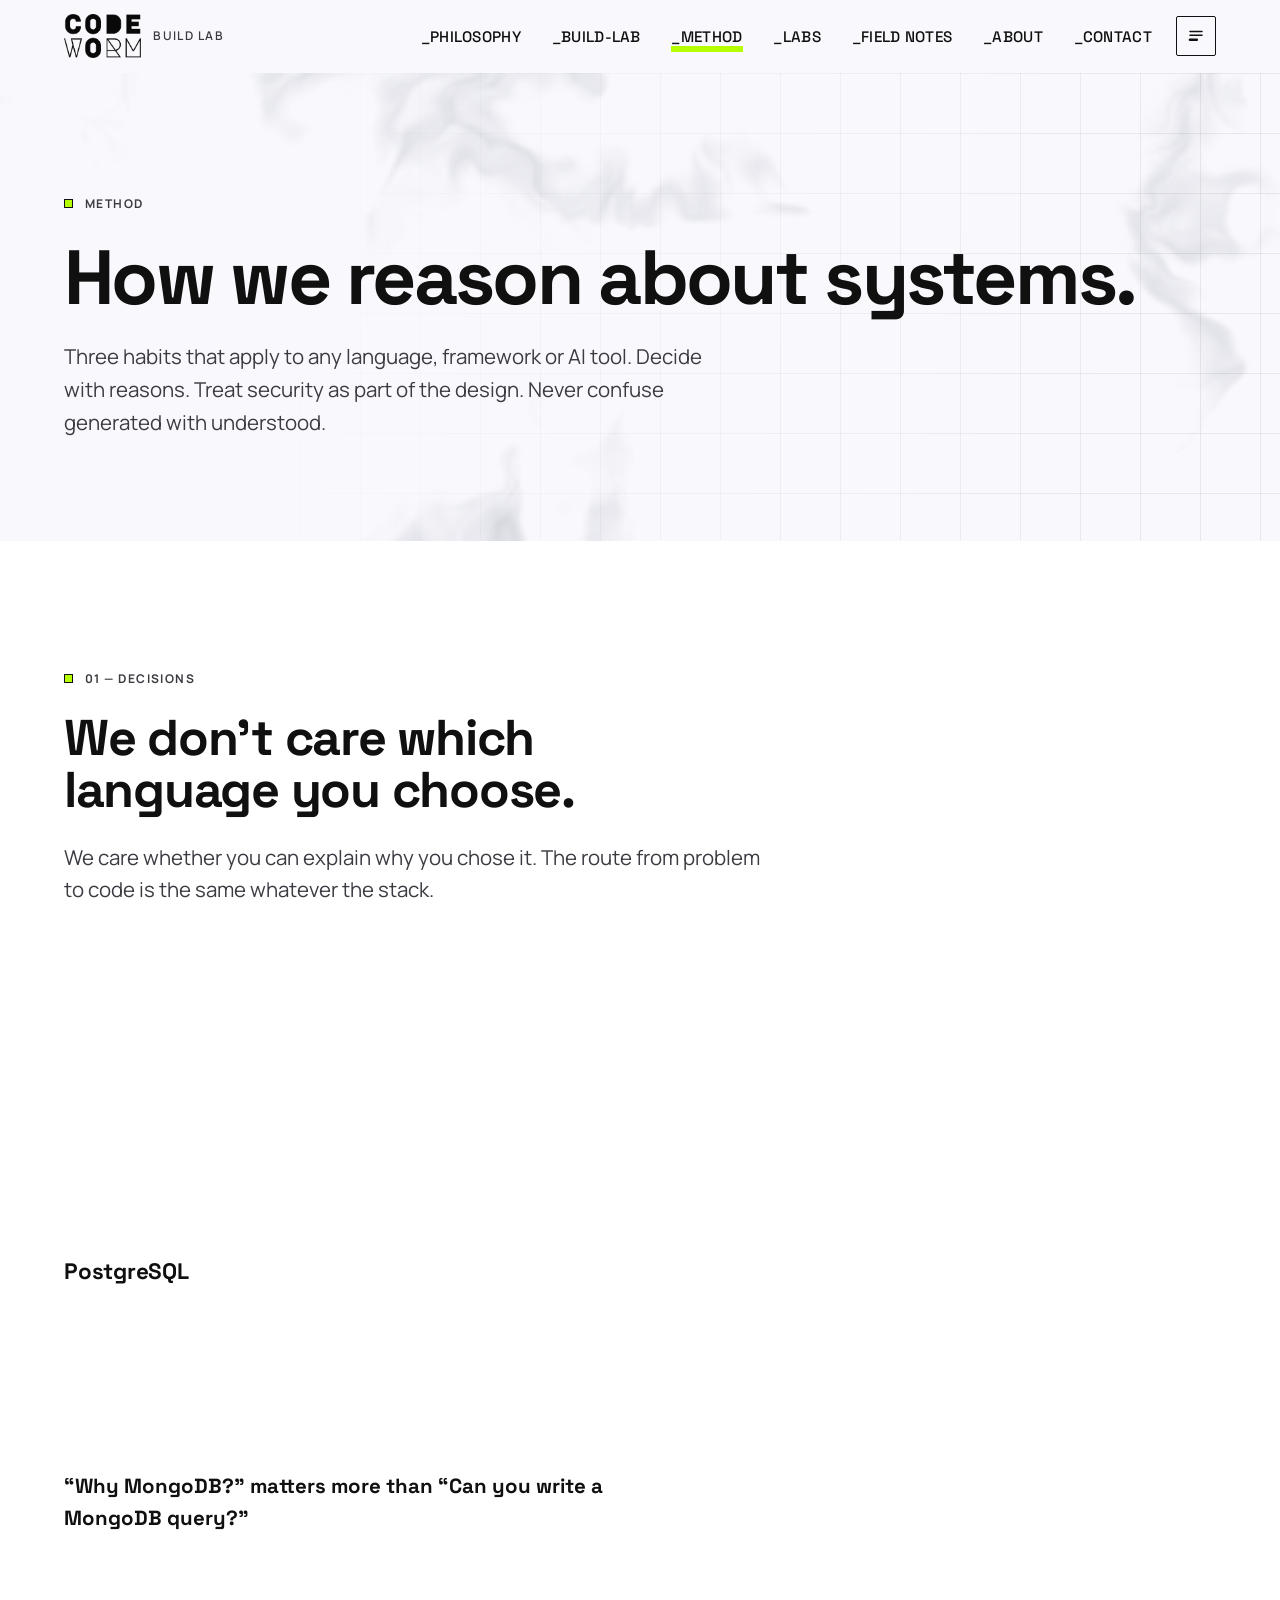
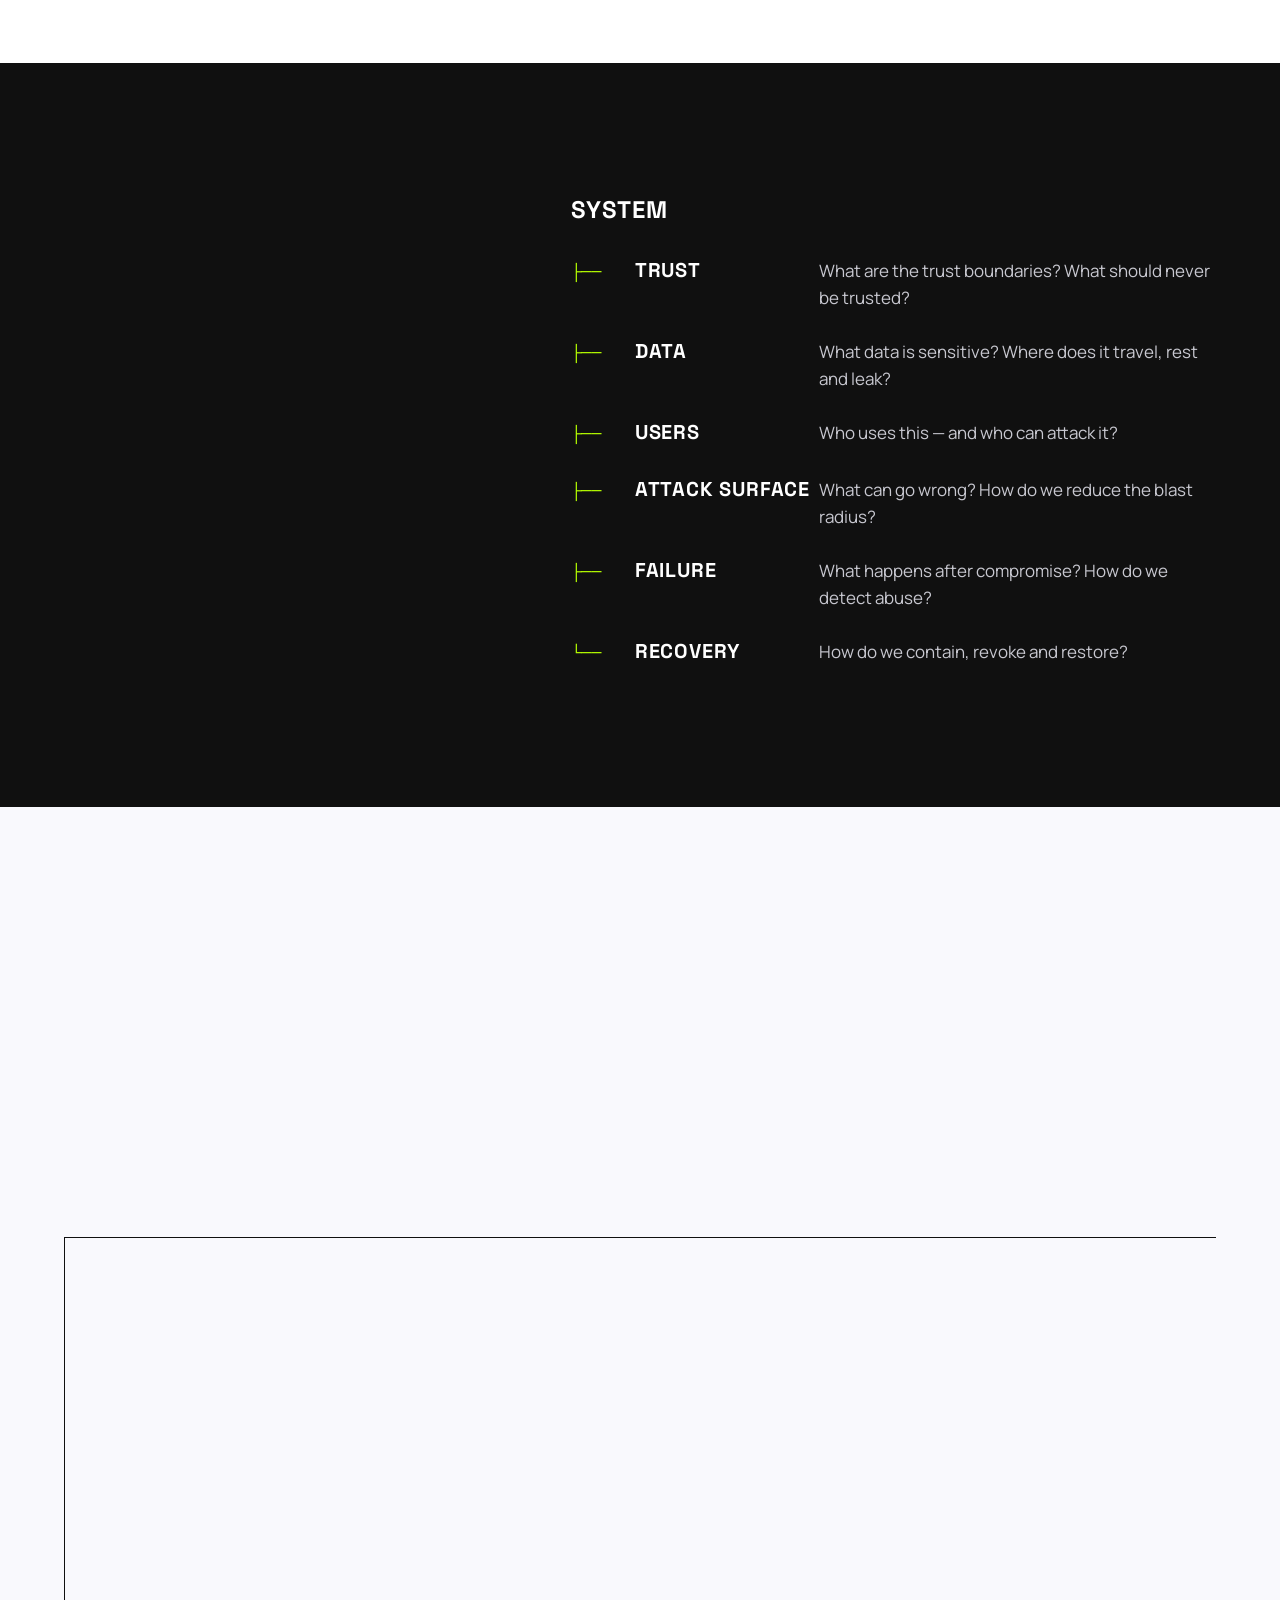
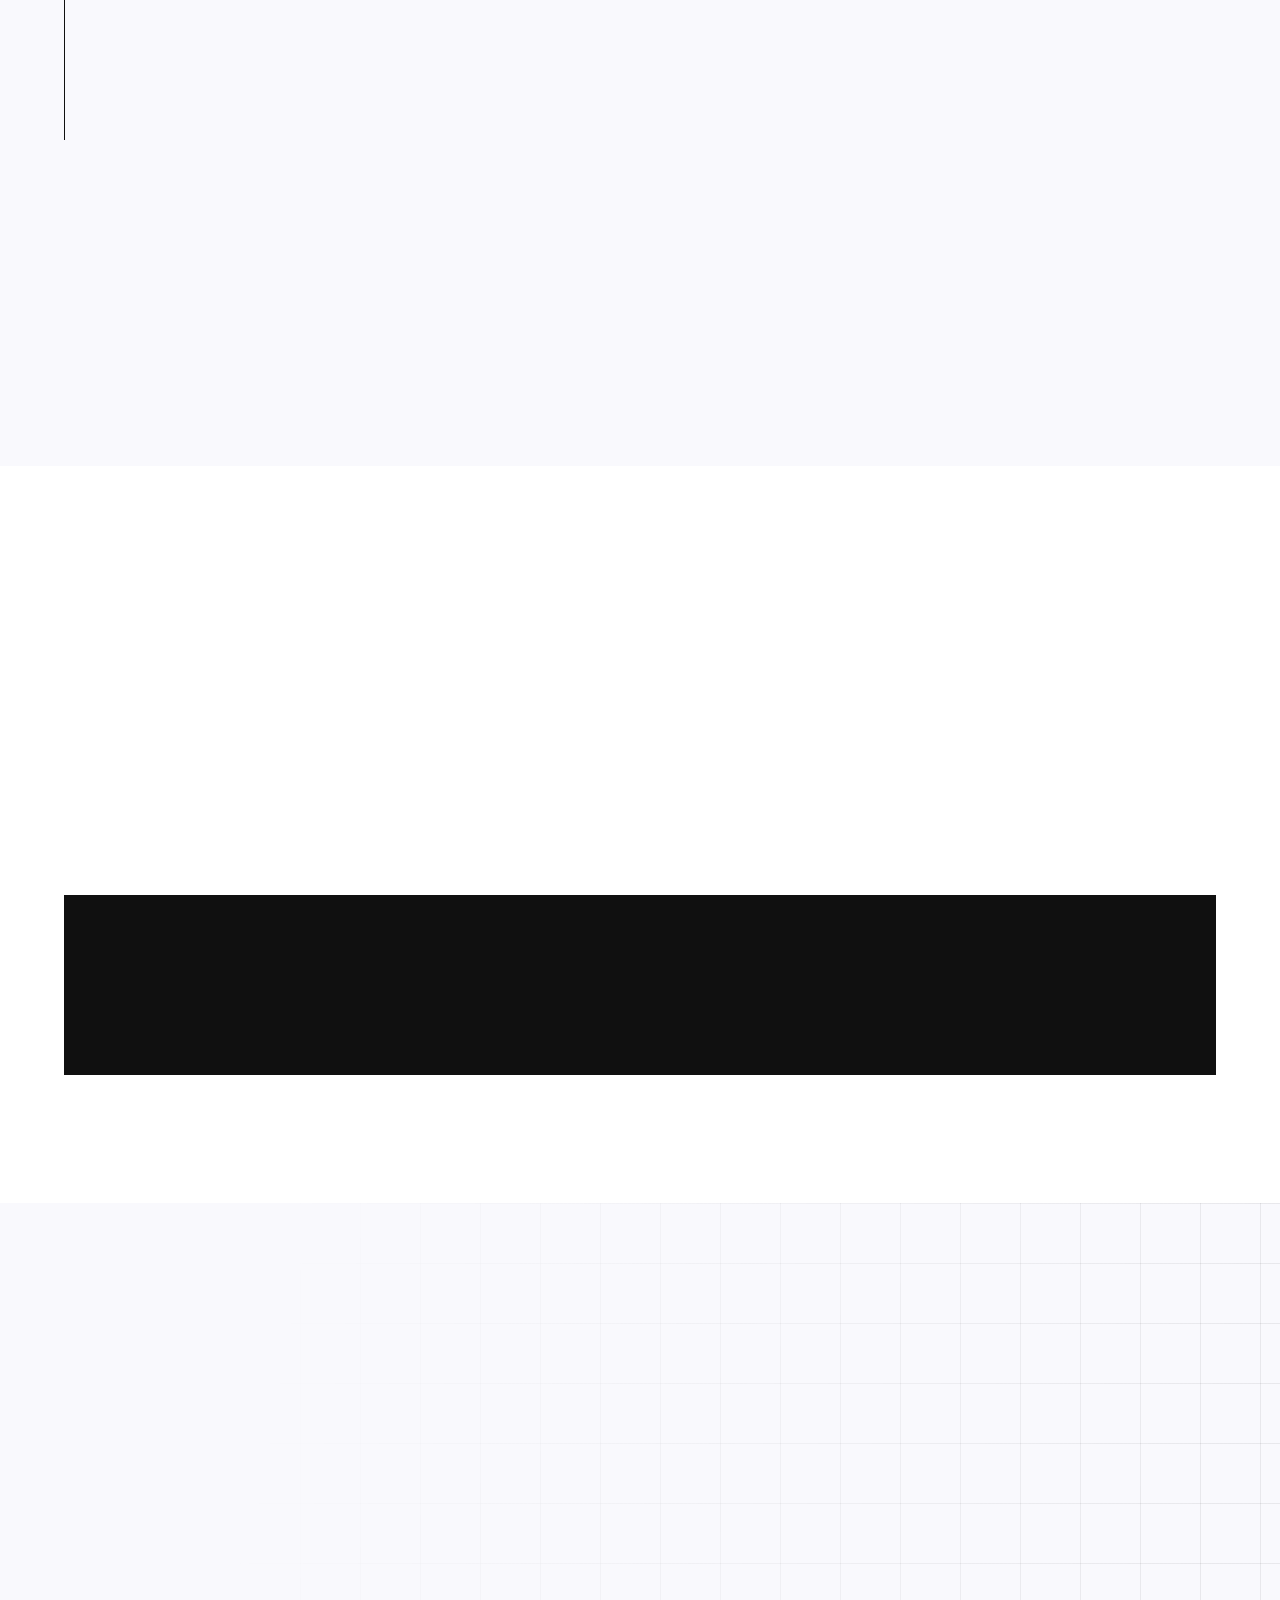
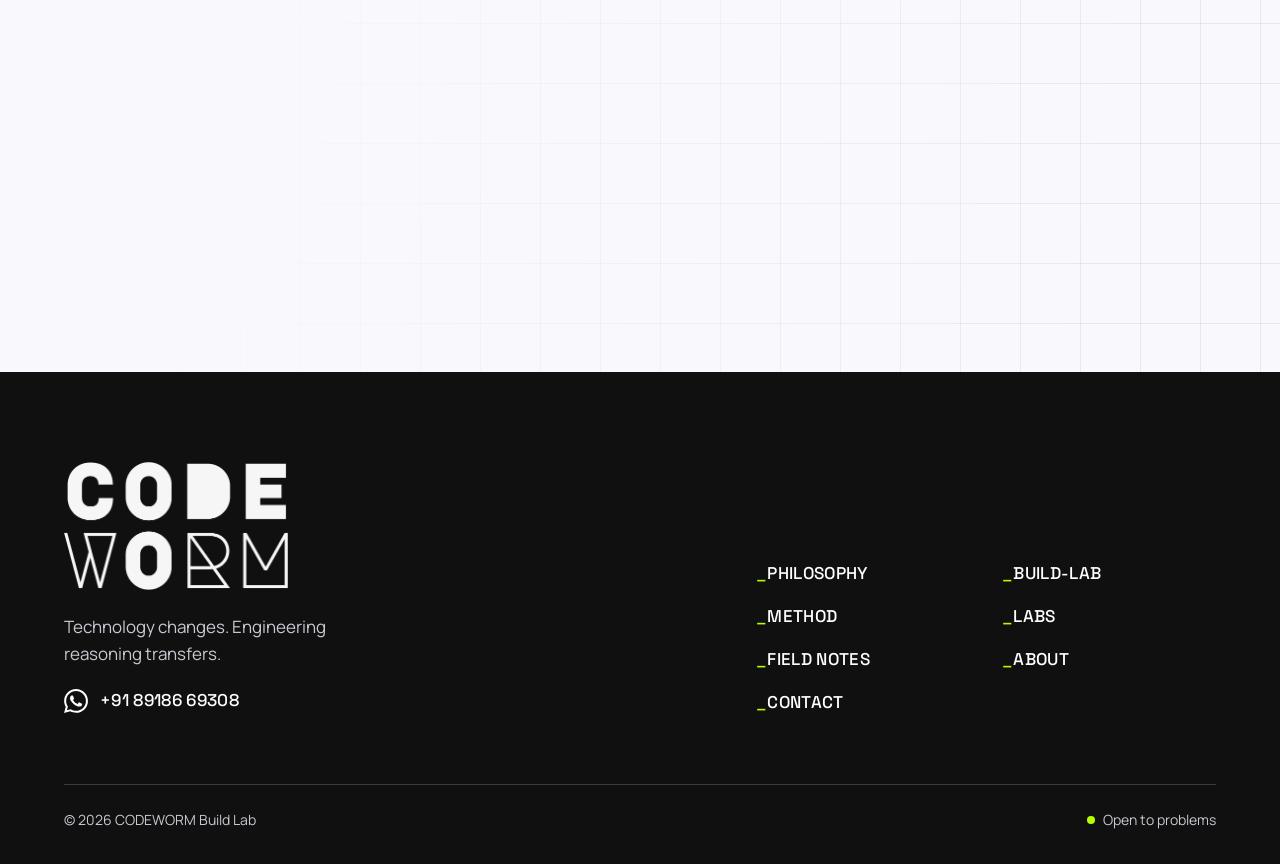
<file: method.html>
<!DOCTYPE html>
<html lang="en">
<head>
  <meta charset="utf-8">
  <meta http-equiv="Content-Security-Policy" content="default-src 'self'; script-src 'self' 'sha256-Du+OJKJSbdUgz5nrHeWWINvez6XKDDU/tyj/5c2uvwo='; style-src 'self'; img-src 'self' data:; font-src 'self'; connect-src 'self'; manifest-src 'self'; worker-src 'self'; media-src 'none'; object-src 'none'; base-uri 'self'; form-action 'self'">
  <meta name="referrer" content="strict-origin-when-cross-origin">
  <meta name="viewport" content="width=device-width, initial-scale=1">
  <title>Method — CODEWORM Build Lab</title>
  <meta name="description" content="How we reason about systems: language-independent decisions, security as judgment, and using AI as an implementation partner rather than an authority.">
  <link rel="canonical" href="https://www.chiranjitkarmakar.com/codeworm/method.html">
  <meta property="og:type" content="website">
  <meta property="og:site_name" content="CODEWORM Build Lab">
  <meta property="og:title" content="Method — CODEWORM Build Lab">
  <meta property="og:description" content="Language-independent decisions, security as judgment, AI as an implementation partner.">
  <meta property="og:url" content="https://www.chiranjitkarmakar.com/codeworm/method.html">
  <meta property="og:image" content="https://www.chiranjitkarmakar.com/codeworm/img/og.png">
  <meta property="og:image:width" content="1200">
  <meta property="og:image:height" content="630">
  <meta property="og:image:alt" content="CODEWORM Build Lab: AI writes the code. You own the decisions.">
  <meta property="og:locale" content="en">
  <meta name="twitter:card" content="summary_large_image">
  <meta name="twitter:image" content="https://www.chiranjitkarmakar.com/codeworm/img/og.png">
  <meta name="twitter:image:alt" content="CODEWORM Build Lab: AI writes the code. You own the decisions.">
  <meta name="theme-color" content="#f9f9fd">
  <link rel="icon" href="favicon.svg" type="image/svg+xml">
  <link rel="manifest" href="manifest.webmanifest">
  <link rel="apple-touch-icon" href="icons/apple-touch-icon.png">
  <meta name="apple-mobile-web-app-title" content="CODEWORM">
  <link rel="preload" href="fonts/manrope-latin.woff2" as="font" type="font/woff2" crossorigin>
  <link rel="preload" href="fonts/space-grotesk-latin.woff2" as="font" type="font/woff2" crossorigin>
  <link rel="stylesheet" href="css/styles.css">
  <meta name="color-scheme" content="light">
  <script>document.documentElement.classList.add('js')</script>
  <script src="js/vendor/lenis.min.js" defer></script>
  <script src="js/main.js" defer></script>
  <script src="js/motion.js" defer></script>
  <script src="js/reading.js" defer></script>
</head>
<body>
  <a class="skip-link" href="#main">Skip to content</a>

  <header class="site-header">
    <div class="wrap site-header__inner">
      <a class="wordmark" href="index.html" aria-label="CODEWORM Build Lab — home"><img class="wordmark__logo" src="img/codeworm-logo.png" alt="" width="454" height="259"> <small>Build Lab</small></a>
      <nav class="site-nav" id="site-nav" aria-label="Primary">
        <ul>
          <li><a href="philosophy.html">Philosophy</a></li>
          <li><a href="build-lab.html">Build-Lab</a></li>
          <li><a href="method.html" aria-current="page">Method</a></li>
          <li><a href="labs.html">Labs</a></li>
          <li><a href="field-notes/">Field Notes</a></li>
          <li><a href="about.html">About</a></li>
          <li><a href="contact.html">Contact</a></li>
        </ul>
      </nav>
      <div class="header-tools">
        <button class="reading-toggle" type="button" aria-pressed="false" aria-label="Reading guide" title="Reading guide: underlines the sentence you are probably reading" hidden>
          <svg viewBox="0 0 24 24" aria-hidden="true" fill="none" stroke="currentColor" stroke-width="2" stroke-linecap="round"><path d="M4 6h16M4 11h16"/><path d="M4 17h9" stroke-width="3.5"/></svg>
        </button>
        <button class="nav-toggle" type="button" aria-expanded="false" aria-controls="site-nav">Menu</button>
      </div>
    </div>
  </header>

  <main id="main">

    <section class="page-hero grid-bg">
      <div class="wrap">
        <p class="eyebrow">Method</p>
        <h1 class="wide">How we reason about systems.</h1>
        <p class="lead">Three habits that apply to any language, framework or AI tool. Decide with reasons. Treat security as part of the design. Never confuse generated with understood.</p>
      </div>
    </section>

    <!-- LANGUAGE-INDEPENDENT -->
    <section class="section section--white" aria-labelledby="lang-title">
      <div class="wrap">
        <div class="section-head">
          <p class="eyebrow">01 — Decisions</p>
          <h2 id="lang-title">We don’t care which language you choose.</h2>
          <p>We care whether you can explain why you chose it. The route from problem to code is the same whatever the stack.</p>
        </div>

        <ol class="flow mb-8">
          <li><b>Problem</b></li>
          <li><b>Constraints</b></li>
          <li><b>Requirements</b></li>
          <li><b>Technology options</b></li>
          <li><b>Trade-offs</b></li>
          <li class="is-decision"><b>Decision</b></li>
          <li><b>Implementation</b></li>
        </ol>

        <div class="scenario">
          <p class="tagline">Worked question</p>
          <p>An order-tracking service for a small team. Data is mostly customers, orders and line items. Which database — and why?</p>
        </div>

        <div data-tabs>
          <div class="tabs__list" role="tablist" aria-label="Database options" hidden>
            <button type="button" class="tab" role="tab" id="tab-pg" aria-controls="panel-pg" aria-selected="true">PostgreSQL</button>
            <button type="button" class="tab" role="tab" id="tab-mongo" aria-controls="panel-mongo" aria-selected="false" tabindex="-1">MongoDB</button>
            <button type="button" class="tab" role="tab" id="tab-ai" aria-controls="panel-ai" aria-selected="false" tabindex="-1">“Whatever AI picked”</button>
          </div>

          <div class="tabs__panel" role="tabpanel" id="panel-pg" aria-labelledby="tab-pg">
            <h3>PostgreSQL</h3>
            <div class="tradeoff">
              <div><h4>Fits when</h4><p>Data is relational, integrity matters and the questions you ask will keep changing.</p></div>
              <div><h4>Costs</h4><p>Schema changes need discipline. Scaling writes horizontally is real work later.</p></div>
              <div class="ask"><h4>Would change if</h4><p>The data turns out to be document-shaped, highly variable and always read as a whole.</p></div>
            </div>
          </div>

          <div class="tabs__panel" role="tabpanel" id="panel-mongo" aria-labelledby="tab-mongo">
            <h3>MongoDB</h3>
            <div class="tradeoff">
              <div><h4>Fits when</h4><p>Records are self-contained documents, read and written as a unit, and their shape varies.</p></div>
              <div><h4>Costs</h4><p>Relationships and cross-document consistency become your job. Ad-hoc reporting gets harder.</p></div>
              <div class="ask"><h4>Would change if</h4><p>Requirements grow join-heavy, or integrity across records starts to matter more than flexibility.</p></div>
            </div>
          </div>

          <div class="tabs__panel" role="tabpanel" id="panel-ai" aria-labelledby="tab-ai">
            <h3>“Whatever AI picked”</h3>
            <div class="tradeoff">
              <div><h4>Fits when</h4><p>Only when you’ve checked it against the requirements and reached the same answer yourself.</p></div>
              <div><h4>Costs</h4><p>You inherit a decision with no owner and no recorded reason.</p></div>
              <div class="ask"><h4>The test</h4><p>Can you write the reason in one sentence? If not, the decision isn’t made yet.</p></div>
            </div>
          </div>
        </div>

        <p class="lead mt-7 text-fg f-display">“Why MongoDB?” matters more than “Can you write a MongoDB query?”</p>
      </div>
    </section>

    <!-- SECURITY -->
    <section class="section section--dark" aria-labelledby="sec-title">
      <div class="wrap split split--wide-right">
        <div class="section-head mb-0">
          <p class="eyebrow">02 — Security</p>
          <h2 id="sec-title">Security is not a module. It’s a way of reading a system.</h2>
          <p>We don’t teach it as a checklist at the end. We ask the same six questions of every system from the first sketch.</p>
        </div>

        <div class="tree" role="group" aria-label="Security questions by area">
          <p class="tree__root">SYSTEM</p>
          <ul>
            <li><span class="tree__key">Trust</span><span class="tree__val">What are the trust boundaries? What should never be trusted?</span></li>
            <li><span class="tree__key">Data</span><span class="tree__val">What data is sensitive? Where does it travel, rest and leak?</span></li>
            <li><span class="tree__key">Users</span><span class="tree__val">Who uses this — and who can attack it?</span></li>
            <li><span class="tree__key">Attack surface</span><span class="tree__val">What can go wrong? How do we reduce the blast radius?</span></li>
            <li><span class="tree__key">Failure</span><span class="tree__val">What happens after compromise? How do we detect abuse?</span></li>
            <li><span class="tree__key">Recovery</span><span class="tree__val">How do we contain, revoke and restore?</span></li>
          </ul>
        </div>
      </div>
    </section>

    <!-- AI COLLABORATION -->
    <section class="section" aria-labelledby="ai-title">
      <div class="wrap">
        <div class="section-head">
          <p class="eyebrow">03 — AI collaboration</p>
          <h2 id="ai-title">Use AI as an implementation partner, not an authority.</h2>
          <p>AI is fast, tireless and often right. It is also confident when it’s wrong. Ownership stays with you.</p>
        </div>

        <ul class="principles">
          <li><span class="n">01</span><b>Interrogate</b><p>Ask why the architecture looks this way. Make it justify each choice.</p></li>
          <li><span class="n">02</span><b>Verify</b><p>Read generated code as if a stranger wrote it. Someone did.</p></li>
          <li><span class="n">03</span><b>Challenge</b><p>Surface the assumptions it made silently, then decide which you accept.</p></li>
          <li><span class="n">04</span><b>Test</b><p>Outputs are claims. Tests are how you check them.</p></li>
          <li><span class="n">05</span><b>Catch hallucinations</b><p>Invented APIs, imaginary options, plausible nonsense. Check them against the docs.</p></li>
          <li><span class="n">06</span><b>Understand dependencies</b><p>Every package it added is code you now depend on and must trust.</p></li>
          <li><span class="n">07</span><b>Inspect security</b><p>Look at input handling, secrets, permissions and what happens on failure.</p></li>
          <li><span class="n">08</span><b>Simplify</b><p>Generated code tends to add. Your job is often to take away.</p></li>
          <li><span class="n">09</span><b>Own</b><p>Keep the decisions. If you couldn’t defend it, don’t ship it.</p></li>
        </ul>

        <div class="quote mt-fluid">
          <p>Never confuse generated with understood.</p>
        </div>
      </div>
    </section>

    <!-- FAILURE -->
    <section class="section section--white" aria-labelledby="fail-title">
      <div class="wrap">
        <div class="section-head">
          <p class="eyebrow">04 — Failure</p>
          <h2 id="fail-title">Failure is where the reasoning becomes visible.</h2>
          <p>When a system breaks, the assumptions behind it come to the surface. We investigate in four moves.</p>
        </div>
        <ol class="anatomy">
          <li><span class="n">01</span><span class="k">Reproduce</span><p>Make it fail on demand. Until you can, you’re guessing.</p></li>
          <li><span class="n">02</span><span class="k">Isolate</span><p>Shrink the problem until only the cause is left.</p></li>
          <li><span class="n">03</span><span class="k">Explain</span><p>State why it happens in plain language. If you can’t, you haven’t found it.</p></li>
          <li><span class="n">04</span><span class="k">Prevent</span><p>Change the design or the checks so this class of failure is caught next time.</p></li>
        </ol>
      </div>
    </section>

    <section class="section cta grid-bg" aria-labelledby="cta-title">
      <div class="wrap">
        <div class="cta__card glass">
          <h2 id="cta-title">Try it on something real.</h2>
          <p>The method works on your own systems. Bring an architecture to review or a failure to investigate.</p>
          <div class="btn-row">
            <a class="btn" href="contact.html?intent=review-architecture">Review an architecture
              <svg class="ico" viewBox="0 0 24 24" aria-hidden="true"><path d="M5 19 19 5M8 5h11v11" fill="none" stroke="currentColor" stroke-width="2" stroke-linecap="square"/></svg>
            </a>
            <a class="btn btn--ghost" href="labs.html">See the experiments</a>
          </div>
        </div>
      </div>
    </section>

  </main>

  <footer class="site-footer">
    <div class="wrap">
      <div class="site-footer__top">
        <div>
          <a class="wordmark" href="index.html" aria-label="CODEWORM Build Lab — home"><img class="wordmark__logo wordmark__logo--footer" src="img/codeworm-logo.png" alt="" width="454" height="259"></a>
          <p class="tagline">Technology changes. Engineering reasoning transfers.</p>
          <a class="wa-link" href="https://wa.me/918918669308" target="_blank" rel="noopener" aria-label="Chat on WhatsApp: +91 89186 69308"><span class="wa-link__icon" aria-hidden="true"></span>+91 89186 69308</a>
        </div>
        <nav aria-label="Footer">
          <ul>
            <li><a href="philosophy.html">Philosophy</a></li>
            <li><a href="build-lab.html">Build-Lab</a></li>
            <li><a href="method.html">Method</a></li>
            <li><a href="labs.html">Labs</a></li>
            <li><a href="field-notes/">Field Notes</a></li>
            <li><a href="about.html">About</a></li>
            <li><a href="contact.html">Contact</a></li>
          </ul>
        </nav>
      </div>
      <div class="site-footer__bottom">
        <span>© 2026 CODEWORM Build Lab</span>
        <span class="site-footer__meta"><button class="install" type="button" hidden>Install app</button><span class="status">Open to problems</span></span>
      </div>
    </div>
  </footer>
</body>
</html>
</file>
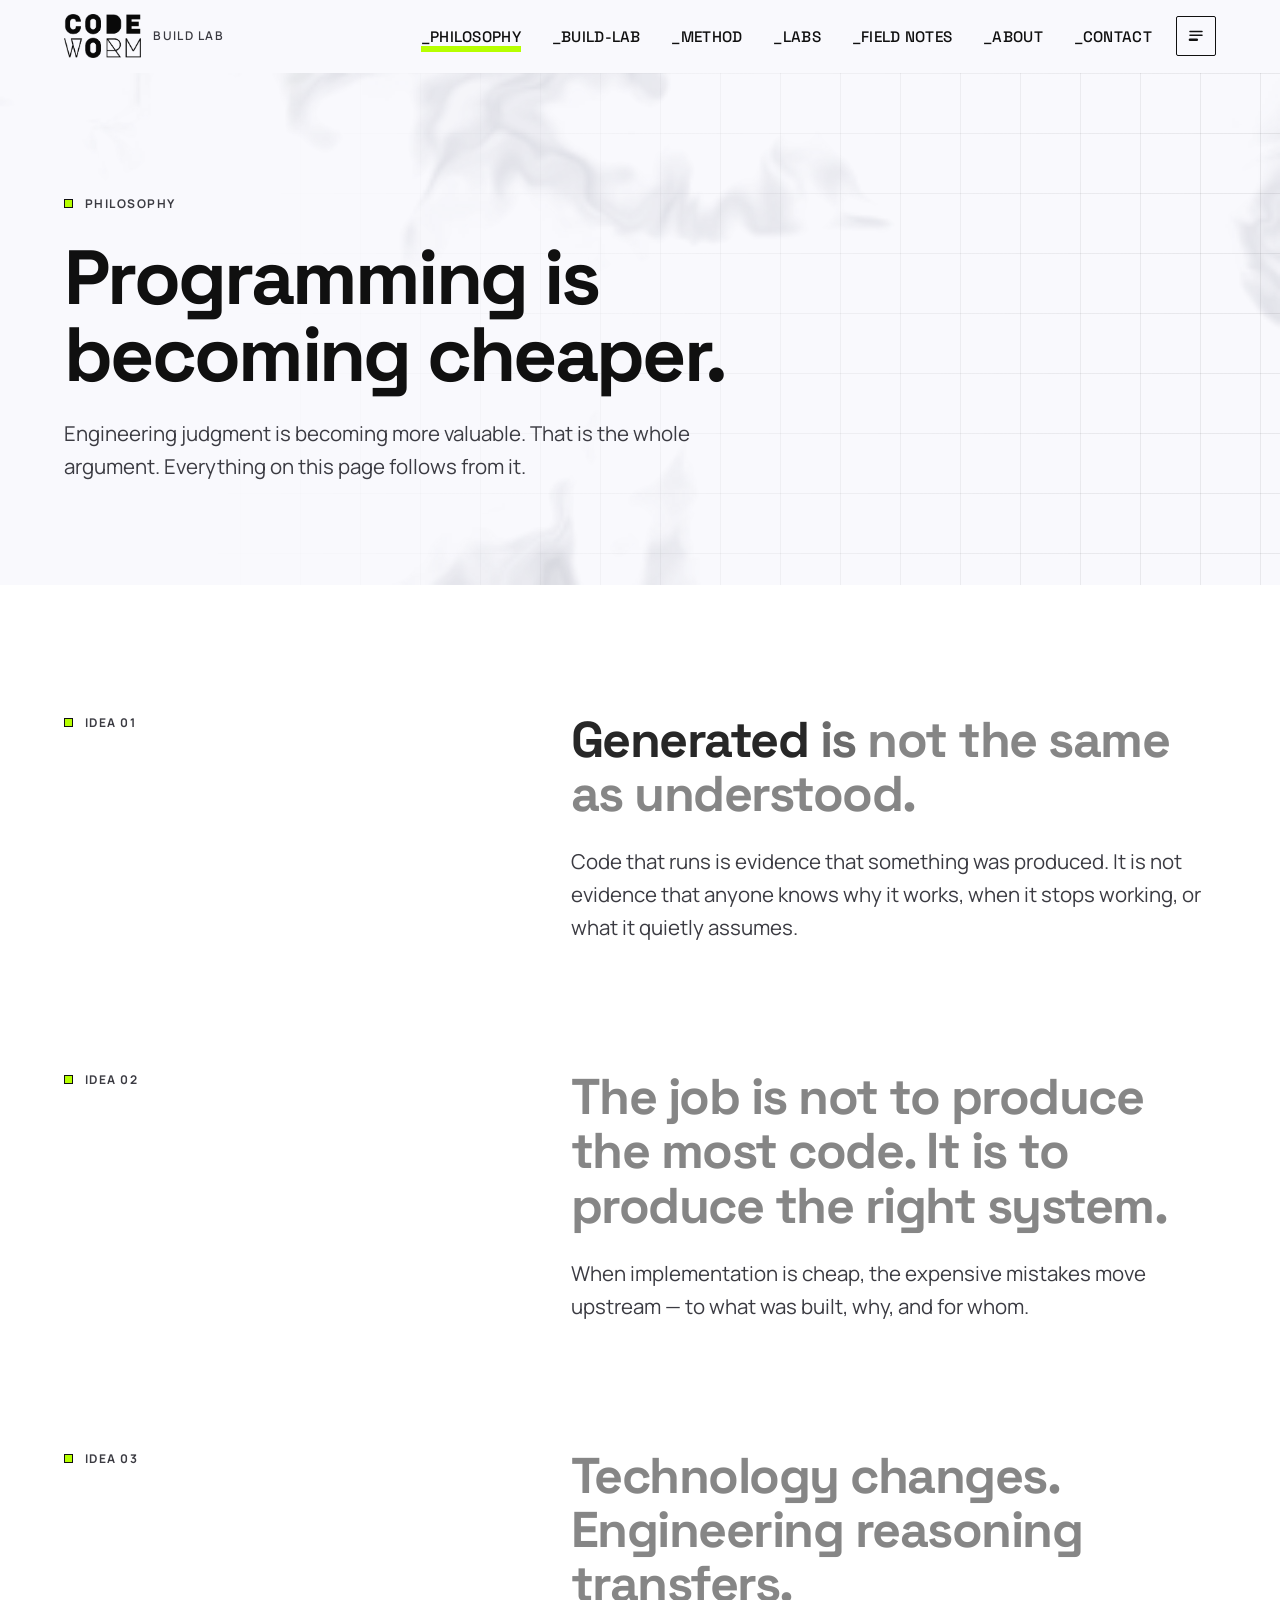
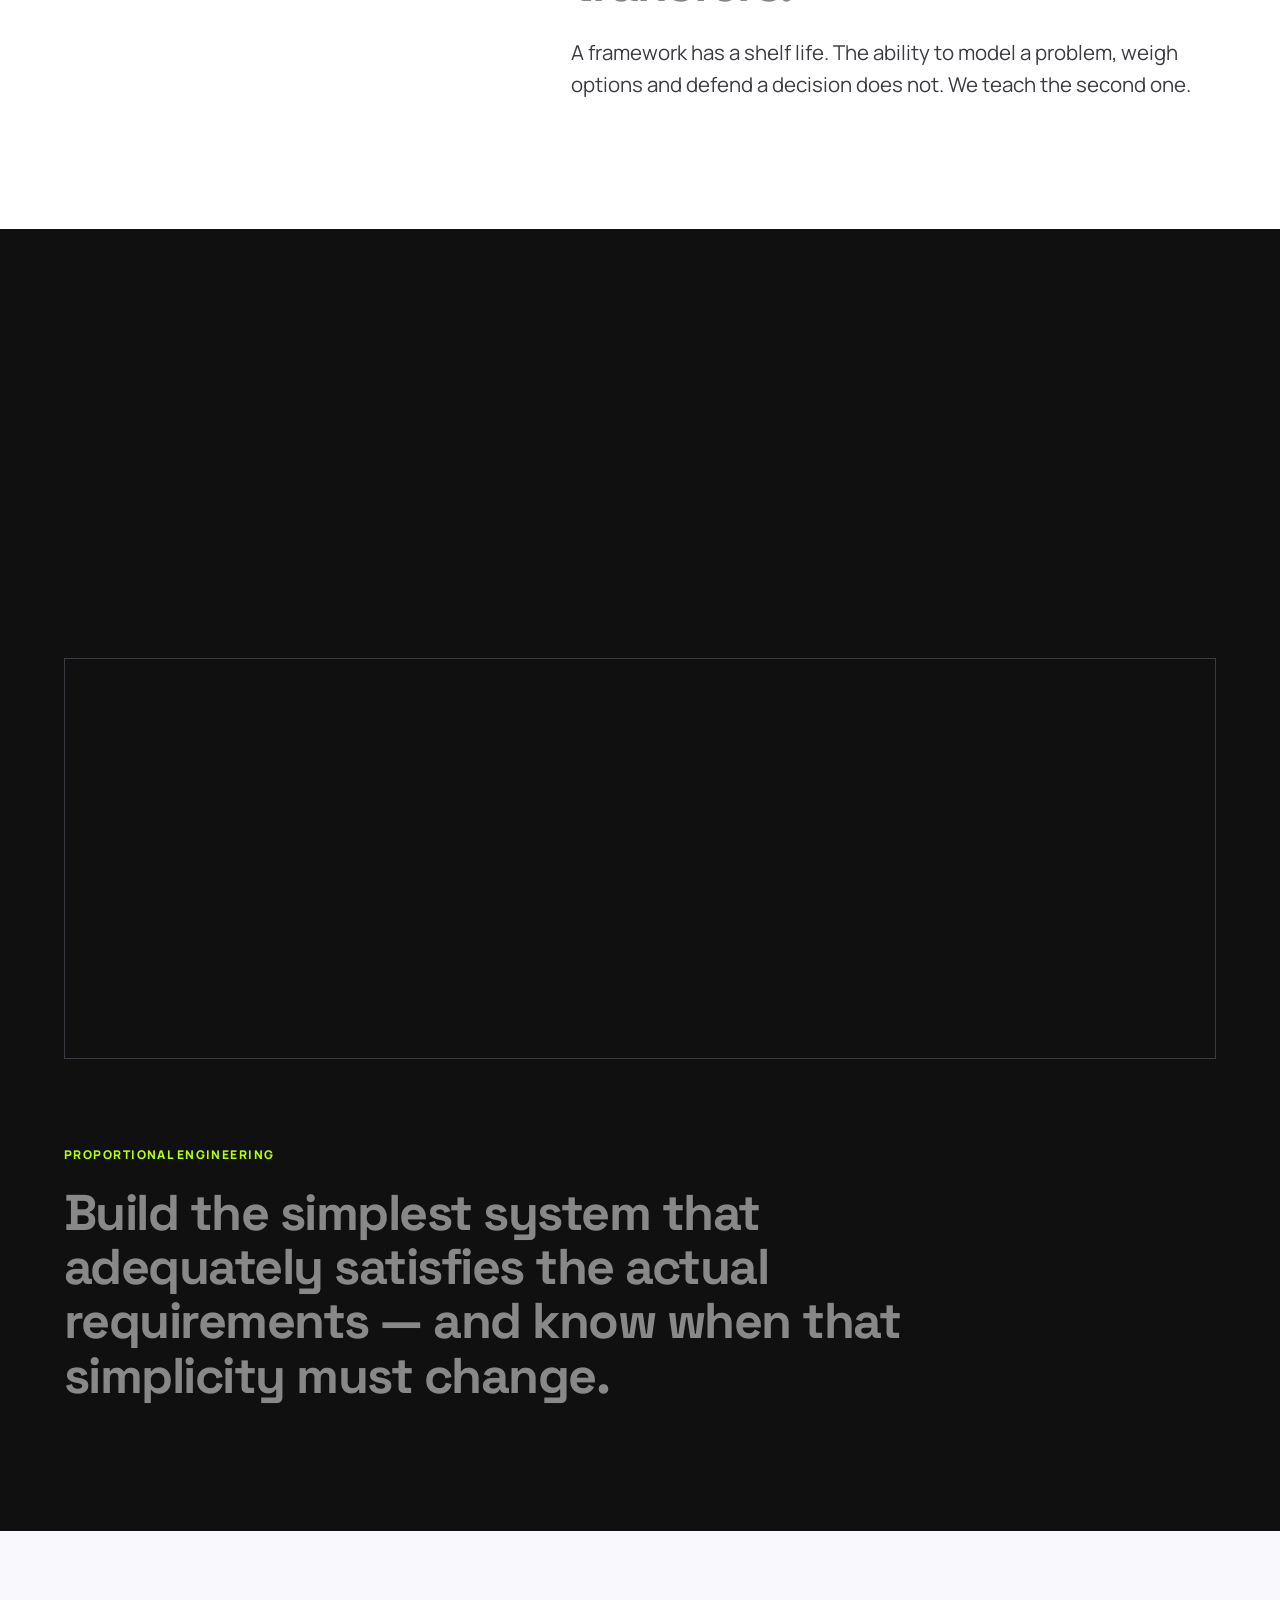
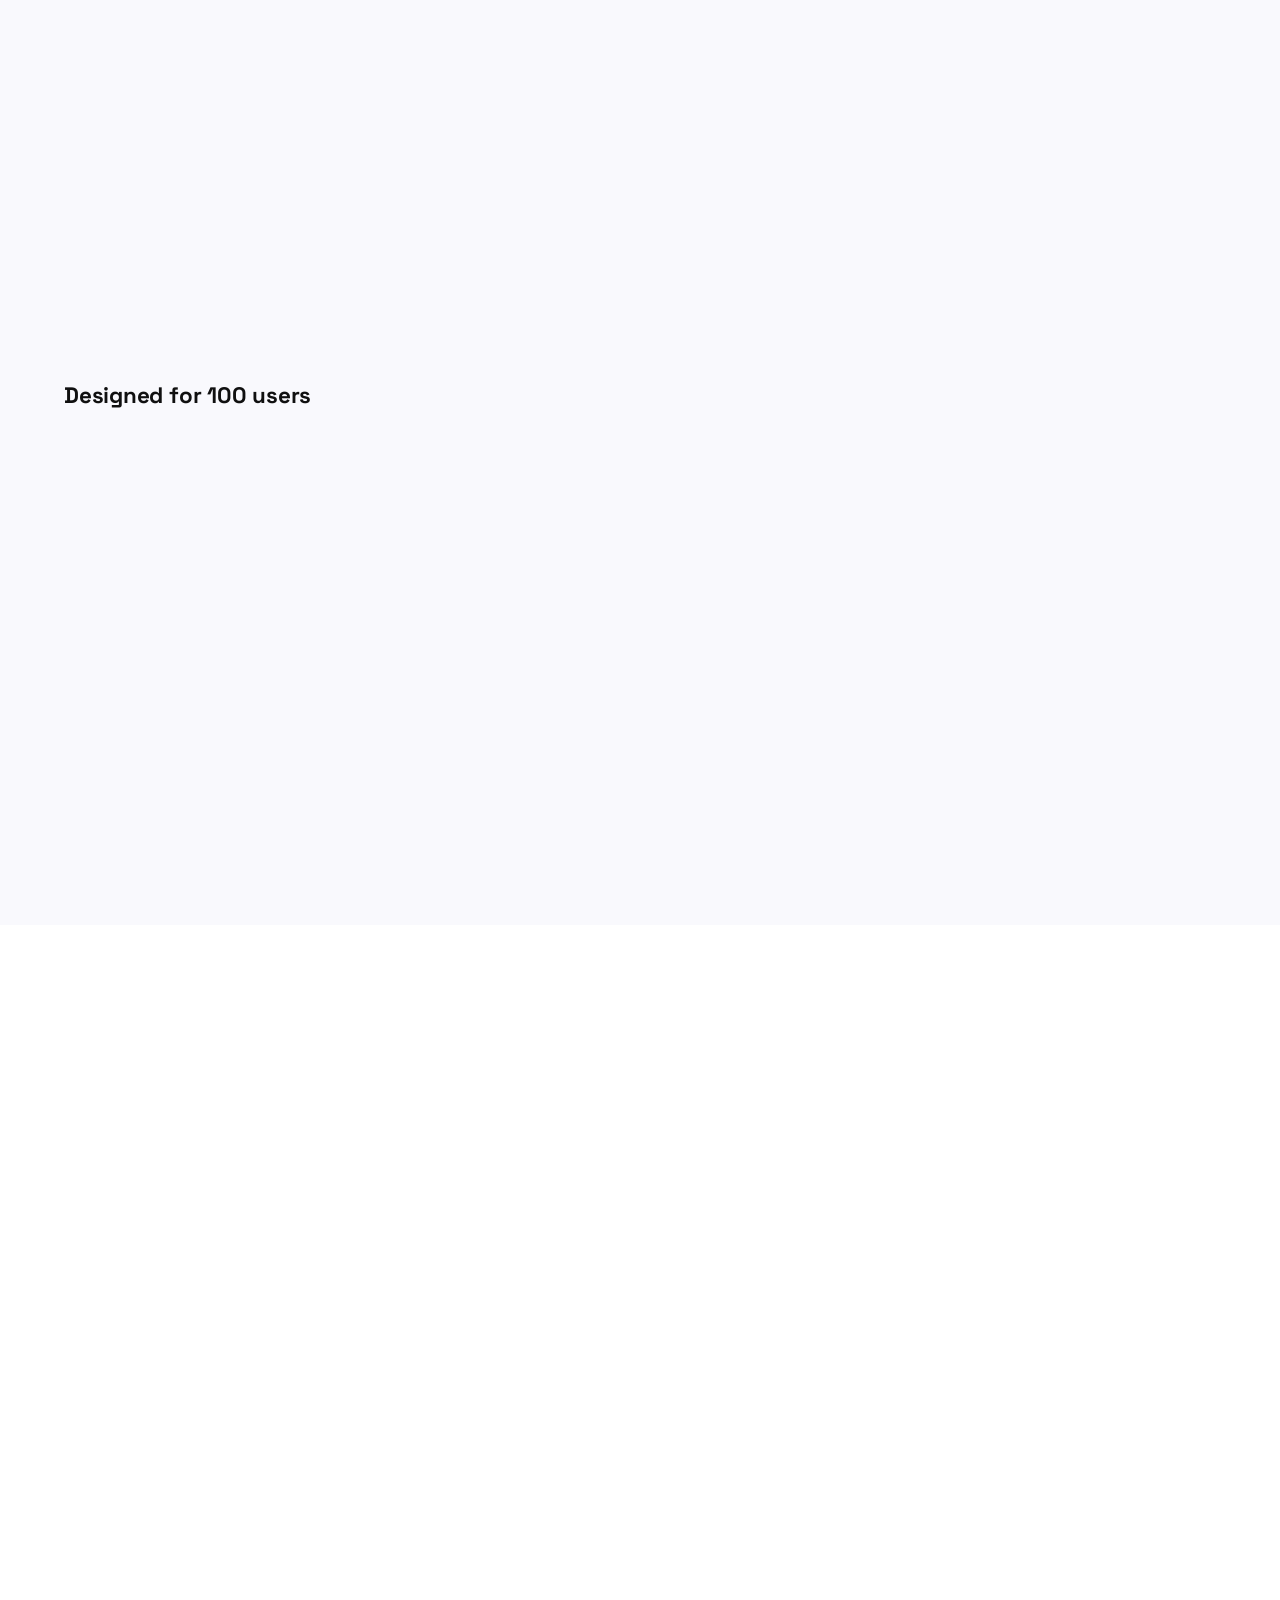
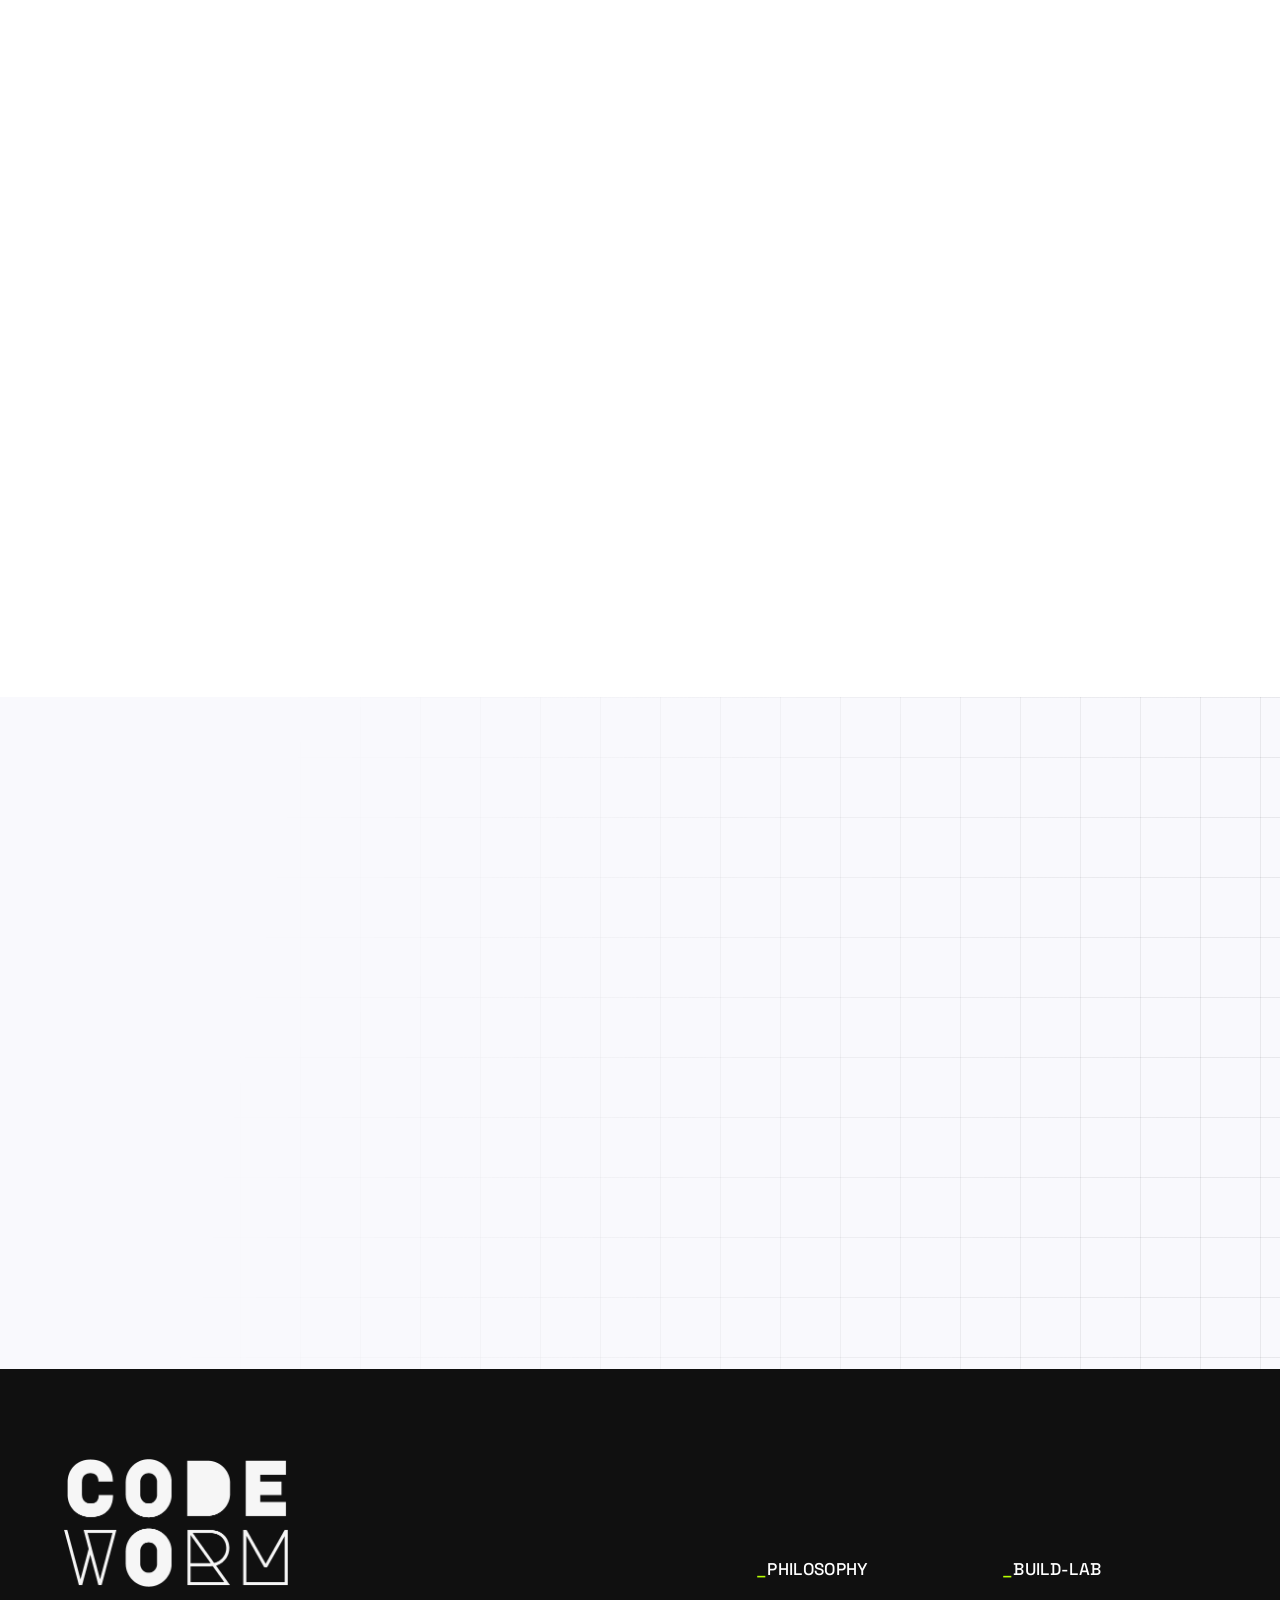
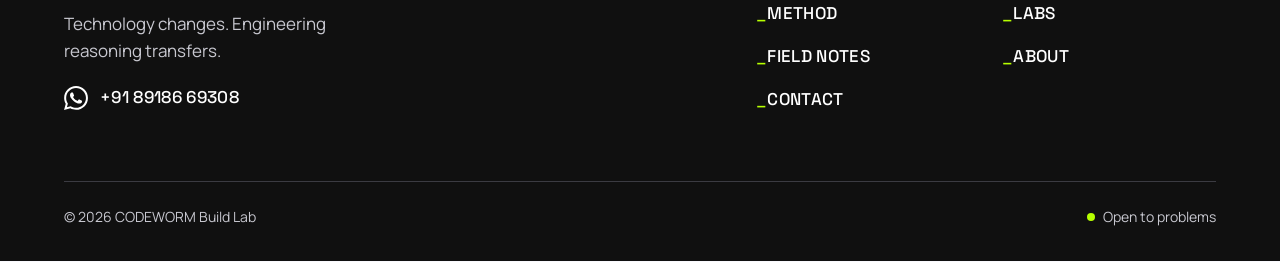
<file: philosophy.html>
<!DOCTYPE html>
<html lang="en">
<head>
  <meta charset="utf-8">
  <meta http-equiv="Content-Security-Policy" content="default-src 'self'; script-src 'self' 'sha256-Du+OJKJSbdUgz5nrHeWWINvez6XKDDU/tyj/5c2uvwo='; style-src 'self'; img-src 'self' data:; font-src 'self'; connect-src 'self'; manifest-src 'self'; worker-src 'self'; media-src 'none'; object-src 'none'; base-uri 'self'; form-action 'self'">
  <meta name="referrer" content="strict-origin-when-cross-origin">
  <meta name="viewport" content="width=device-width, initial-scale=1">
  <title>Philosophy — CODEWORM Build Lab</title>
  <meta name="description" content="Programming is becoming cheaper. Engineering judgment is becoming more valuable. The ideas behind CODEWORM Build Lab, and what proportional engineering means.">
  <link rel="canonical" href="https://www.chiranjitkarmakar.com/codeworm/philosophy.html">
  <meta property="og:type" content="website">
  <meta property="og:site_name" content="CODEWORM Build Lab">
  <meta property="og:title" content="Philosophy — CODEWORM Build Lab">
  <meta property="og:description" content="Programming is becoming cheaper. Engineering judgment is becoming more valuable.">
  <meta property="og:url" content="https://www.chiranjitkarmakar.com/codeworm/philosophy.html">
  <meta property="og:image" content="https://www.chiranjitkarmakar.com/codeworm/img/og.png">
  <meta property="og:image:width" content="1200">
  <meta property="og:image:height" content="630">
  <meta property="og:image:alt" content="CODEWORM Build Lab: AI writes the code. You own the decisions.">
  <meta property="og:locale" content="en">
  <meta name="twitter:card" content="summary_large_image">
  <meta name="twitter:image" content="https://www.chiranjitkarmakar.com/codeworm/img/og.png">
  <meta name="twitter:image:alt" content="CODEWORM Build Lab: AI writes the code. You own the decisions.">
  <meta name="theme-color" content="#f9f9fd">
  <link rel="icon" href="favicon.svg" type="image/svg+xml">
  <link rel="manifest" href="manifest.webmanifest">
  <link rel="apple-touch-icon" href="icons/apple-touch-icon.png">
  <meta name="apple-mobile-web-app-title" content="CODEWORM">
  <link rel="preload" href="fonts/manrope-latin.woff2" as="font" type="font/woff2" crossorigin>
  <link rel="preload" href="fonts/space-grotesk-latin.woff2" as="font" type="font/woff2" crossorigin>
  <link rel="stylesheet" href="css/styles.css">
  <meta name="color-scheme" content="light">
  <script>document.documentElement.classList.add('js')</script>
  <script src="js/vendor/lenis.min.js" defer></script>
  <script src="js/main.js" defer></script>
  <script src="js/motion.js" defer></script>
  <script src="js/reading.js" defer></script>
</head>
<body>
  <a class="skip-link" href="#main">Skip to content</a>

  <header class="site-header">
    <div class="wrap site-header__inner">
      <a class="wordmark" href="index.html" aria-label="CODEWORM Build Lab — home"><img class="wordmark__logo" src="img/codeworm-logo.png" alt="" width="454" height="259"> <small>Build Lab</small></a>
      <nav class="site-nav" id="site-nav" aria-label="Primary">
        <ul>
          <li><a href="philosophy.html" aria-current="page">Philosophy</a></li>
          <li><a href="build-lab.html">Build-Lab</a></li>
          <li><a href="method.html">Method</a></li>
          <li><a href="labs.html">Labs</a></li>
          <li><a href="field-notes/">Field Notes</a></li>
          <li><a href="about.html">About</a></li>
          <li><a href="contact.html">Contact</a></li>
        </ul>
      </nav>
      <div class="header-tools">
        <button class="reading-toggle" type="button" aria-pressed="false" aria-label="Reading guide" title="Reading guide: underlines the sentence you are probably reading" hidden>
          <svg viewBox="0 0 24 24" aria-hidden="true" fill="none" stroke="currentColor" stroke-width="2" stroke-linecap="round"><path d="M4 6h16M4 11h16"/><path d="M4 17h9" stroke-width="3.5"/></svg>
        </button>
        <button class="nav-toggle" type="button" aria-expanded="false" aria-controls="site-nav">Menu</button>
      </div>
    </div>
  </header>

  <main id="main">

    <section class="page-hero grid-bg">
      <div class="wrap">
        <p class="eyebrow">Philosophy</p>
        <h1>Programming is becoming cheaper.</h1>
        <p class="lead">Engineering judgment is becoming more valuable. That is the whole argument. Everything on this page follows from it.</p>
      </div>
    </section>

    <!-- THREE IDEAS -->
    <section class="section section--white" aria-labelledby="ideas-title">
      <div class="wrap">
        <h2 class="vh" id="ideas-title">Three ideas</h2>
        <div class="stack ideas">
          <div class="split split--wide-right">
            <p class="eyebrow">Idea 01</p>
            <div class="stack">
              <p class="statement">Generated is not the same as understood.</p>
              <p class="lead">Code that runs is evidence that something was produced. It is not evidence that anyone knows why it works, when it stops working, or what it quietly assumes.</p>
            </div>
          </div>
          <div class="split split--wide-right">
            <p class="eyebrow">Idea 02</p>
            <div class="stack">
              <p class="statement">The job is not to produce the most code. It is to produce the right system.</p>
              <p class="lead">When implementation is cheap, the expensive mistakes move upstream — to what was built, why, and for whom.</p>
            </div>
          </div>
          <div class="split split--wide-right">
            <p class="eyebrow">Idea 03</p>
            <div class="stack">
              <p class="statement">Technology changes. Engineering reasoning transfers.</p>
              <p class="lead">A framework has a shelf life. The ability to model a problem, weigh options and defend a decision does not. We teach the second one.</p>
            </div>
          </div>
        </div>
      </div>
    </section>

    <!-- PROPORTIONAL ENGINEERING -->
    <section class="section section--dark" aria-labelledby="prop-title">
      <div class="wrap">
        <div class="section-head">
          <p class="eyebrow">Engineering judgment</p>
          <h2 id="prop-title">Every system can be wrong in two directions.</h2>
          <p>Judging a system means knowing how much engineering the actual requirements deserve — no more, no less.</p>
        </div>

        <div class="spectrum">
          <div>
            <p class="k">Too little</p>
            <h3>Underengineered</h3>
            <p class="small">Less engineering than the requirements demand.</p>
            <ul>
              <li>Weak validation</li>
              <li>Poor security</li>
              <li>No failure handling</li>
              <li>Fragile architecture</li>
              <li>Missing observability</li>
            </ul>
          </div>
          <div class="mid">
            <p class="k">Just enough</p>
            <h3>Proportional</h3>
            <p class="small">The engineering matches the requirements — and you know when they’ll change.</p>
            <ul>
              <li>Simple where it can be</li>
              <li>Rigorous where it must be</li>
              <li>Decisions written down</li>
              <li>Known triggers for change</li>
            </ul>
          </div>
          <div>
            <p class="k">Too much</p>
            <h3>Overengineered</h3>
            <p class="small">More engineering than the requirements justify.</p>
            <ul>
              <li>Unnecessary microservices</li>
              <li>Premature scaling</li>
              <li>Excessive abstraction</li>
              <li>Unnecessary dependencies</li>
              <li>Solving problems that don’t exist</li>
            </ul>
          </div>
        </div>

        <p class="definition mt-fluid">Build the simplest system that adequately satisfies the actual requirements — and know when that simplicity must change.</p>
      </div>
    </section>

    <!-- BEFORE / AFTER -->
    <section class="section" aria-labelledby="ba-title">
      <div class="wrap">
        <div class="section-head">
          <p class="eyebrow">Same system, different requirements</p>
          <h2 id="ba-title">The bigger diagram is not the better one.</h2>
          <p>Two designs for the same product. Neither is correct in the abstract. Each is correct — or wrong — for its requirements.</p>
        </div>

        <div data-tabs>
          <div class="tabs__list" role="tablist" aria-label="Design for" hidden>
            <button type="button" class="tab" role="tab" id="tab-100" aria-controls="panel-100" aria-selected="true">100 users</button>
            <button type="button" class="tab" role="tab" id="tab-1m" aria-controls="panel-1m" aria-selected="false" tabindex="-1">1,000,000 users</button>
          </div>

          <div class="tabs__panel" role="tabpanel" id="panel-100" aria-labelledby="tab-100">
            <h3>Designed for 100 users</h3>
            <div class="arch">
              <div class="arch__row"><span class="arch__layer">Client</span><div class="arch__nodes"><span class="node">Browser</span></div></div>
              <div class="arch__row"><span class="arch__layer">Application</span><div class="arch__nodes"><span class="node node--core">One application process</span></div></div>
              <div class="arch__row"><span class="arch__layer">Data</span><div class="arch__nodes"><span class="node">One relational database</span></div></div>
              <div class="arch__row"><span class="arch__layer">Operations</span><div class="arch__nodes"><span class="node">Automated backups</span><span class="node">Basic logs &amp; alerts</span></div></div>
            </div>
            <div class="arch__verdict">
              <p><strong>What this buys:</strong> a system one person can hold in their head, deploy in minutes and debug at 2 a.m.</p>
              <p><strong>What would change it:</strong> sustained load, a second team, or an availability requirement this design can’t meet.</p>
            </div>
          </div>

          <div class="tabs__panel" role="tabpanel" id="panel-1m" aria-labelledby="tab-1m">
            <h3>Designed for 1,000,000 users</h3>
            <div class="arch">
              <div class="arch__row"><span class="arch__layer">Client</span><div class="arch__nodes"><span class="node">Browsers</span><span class="node">Mobile apps</span></div></div>
              <div class="arch__row"><span class="arch__layer">Edge</span><div class="arch__nodes"><span class="node">CDN</span><span class="node">Load balancer</span><span class="node">Rate limiting</span></div></div>
              <div class="arch__row"><span class="arch__layer">Application</span><div class="arch__nodes"><span class="node node--core">Stateless app instances ×N</span><span class="node">Background workers</span></div></div>
              <div class="arch__row"><span class="arch__layer">Data</span><div class="arch__nodes"><span class="node">Primary database</span><span class="node">Read replicas</span><span class="node">Cache</span><span class="node">Message queue</span></div></div>
              <div class="arch__row"><span class="arch__layer">Operations</span><div class="arch__nodes"><span class="node">Metrics</span><span class="node">Tracing</span><span class="node">Alerting &amp; on-call</span><span class="node">Capacity planning</span></div></div>
            </div>
            <div class="arch__verdict">
              <p><strong>What this buys:</strong> headroom, failure isolation and the ability to see what’s happening under load.</p>
              <p><strong>What it costs:</strong> every extra box is something to run, secure, monitor and understand. Built for 100 users, it’s a mistake.</p>
            </div>
          </div>
        </div>
      </div>
    </section>

    <!-- QUESTIONS -->
    <section class="section section--white" aria-labelledby="q-title">
      <div class="wrap">
        <div class="section-head">
          <p class="eyebrow">The questions we keep asking</p>
          <h2 id="q-title">If you can’t answer these, the code isn’t finished.</h2>
        </div>
        <ul class="questions">
          <li>Can you explain the system you just built?</li>
          <li>What happens when it fails?</li>
          <li>Why this architecture?</li>
          <li>What are you assuming?</li>
          <li>What happens at 10× scale?</li>
          <li>Is this actually necessary?</li>
          <li>What did AI decide for you?</li>
          <li>Do you agree with it?</li>
          <li>Can you defend the decision?</li>
        </ul>
      </div>
    </section>

    <section class="section cta grid-bg" aria-labelledby="cta-title">
      <div class="wrap">
        <div class="cta__card glass">
          <h2 id="cta-title">Disagree? Good.</h2>
          <p>These are positions, not slogans. If you think one is wrong, bring us the case.</p>
          <div class="btn-row">
            <a class="btn" href="contact.html">Start a conversation
              <svg class="ico" viewBox="0 0 24 24" aria-hidden="true"><path d="M5 19 19 5M8 5h11v11" fill="none" stroke="currentColor" stroke-width="2" stroke-linecap="square"/></svg>
            </a>
            <a class="btn btn--ghost" href="method.html">See the method</a>
          </div>
        </div>
      </div>
    </section>

  </main>

  <footer class="site-footer">
    <div class="wrap">
      <div class="site-footer__top">
        <div>
          <a class="wordmark" href="index.html" aria-label="CODEWORM Build Lab — home"><img class="wordmark__logo wordmark__logo--footer" src="img/codeworm-logo.png" alt="" width="454" height="259"></a>
          <p class="tagline">Technology changes. Engineering reasoning transfers.</p>
          <a class="wa-link" href="https://wa.me/918918669308" target="_blank" rel="noopener" aria-label="Chat on WhatsApp: +91 89186 69308"><span class="wa-link__icon" aria-hidden="true"></span>+91 89186 69308</a>
        </div>
        <nav aria-label="Footer">
          <ul>
            <li><a href="philosophy.html">Philosophy</a></li>
            <li><a href="build-lab.html">Build-Lab</a></li>
            <li><a href="method.html">Method</a></li>
            <li><a href="labs.html">Labs</a></li>
            <li><a href="field-notes/">Field Notes</a></li>
            <li><a href="about.html">About</a></li>
            <li><a href="contact.html">Contact</a></li>
          </ul>
        </nav>
      </div>
      <div class="site-footer__bottom">
        <span>© 2026 CODEWORM Build Lab</span>
        <span class="site-footer__meta"><button class="install" type="button" hidden>Install app</button><span class="status">Open to problems</span></span>
      </div>
    </div>
  </footer>
</body>
</html>
</file>
<file: css/styles.css>
/* Fonts are self-hosted (SIL OFL, see fonts/OFL-*.txt). One variable file per family, Latin subset. */
@font-face {
  font-family: "Manrope"; font-style: normal; font-weight: 400 800; font-display: swap;
  src: url("../fonts/manrope-latin.woff2") format("woff2");
  unicode-range: U+0000-00FF, U+0131, U+0152-0153, U+02BB-02BC, U+02C6, U+02DA, U+02DC, U+0304, U+0308, U+0329, U+2000-206F, U+20AC, U+2122, U+2191, U+2193, U+2212, U+2215, U+FEFF, U+FFFD;
}
@font-face {
  font-family: "Space Grotesk"; font-style: normal; font-weight: 500 700; font-display: swap;
  src: url("../fonts/space-grotesk-latin.woff2") format("woff2");
  unicode-range: U+0000-00FF, U+0131, U+0152-0153, U+02BB-02BC, U+02C6, U+02DA, U+02DC, U+0304, U+0308, U+0329, U+2000-206F, U+20AC, U+2122, U+2191, U+2193, U+2212, U+2215, U+FEFF, U+FFFD;
}

/* ==========================================================================
   CODEWORM Build Lab — design system + components
   Black / white = foundation. Lime = signal.
   Order: tokens → base → layout → components → pages → utilities
   ========================================================================== */

/* ---------- 1. TOKENS ---------- */
:root {
  /* color */
  --black: #000000;
  --near-black: #101010;
  --white: #ffffff;
  --lime: #b6ff00;
  --paper: #f9f9fd;          /* off-white ground from the wireframe */
  --gray-100: #ededf1;
  --gray-300: #c8c8d0;
  --gray-500: #6f6f7a;       /* 4.8:1 on paper — metadata only */
  --gray-700: #3b3b42;

  /* type */
  --font-display: "Space Grotesk", "Helvetica Neue", Arial, sans-serif;
  --font-body: "Manrope", system-ui, -apple-system, "Segoe UI", sans-serif;
  --font-mono: ui-monospace, "SFMono-Regular", Menlo, Consolas, monospace;

  --text-display: clamp(2.75rem, 1.5rem + 5.9vw, 6.5rem);
  --text-h1: clamp(2.5rem, 1.6rem + 4vw, 5rem);
  --text-h2: clamp(1.875rem, 1.3rem + 2.3vw, 3.25rem);
  --text-h3: clamp(1.125rem, 1rem + .5vw, 1.5rem);
  --text-body: clamp(1rem, .96rem + .16vw, 1.0625rem);
  --text-lead: clamp(1.0625rem, 1rem + .35vw, 1.3125rem);
  --text-small: .875rem;
  --text-label: .75rem;

  /* spacing (4px base) */
  --s-1: 4px;  --s-2: 8px;  --s-3: 12px; --s-4: 16px; --s-5: 24px;
  --s-6: 32px; --s-7: 48px; --s-8: 64px; --s-9: 96px; --s-10: 144px;

  /* shape */
  --radius: 2px;
  --bw: 1px;

  /* motion */
  --ease: cubic-bezier(.2, .7, .2, 1);
  --dur: 160ms;

  /* layout */
  --wrap: 1320px;
  --gutter: clamp(16px, 5vw, 64px);
  --section-y: clamp(64px, 10vw, 144px);
  --header-h: 72px;

  /* context (light default; .section--dark overrides) */
  --bg: var(--ground);
  --fg: var(--ink);
  --muted: var(--gray-700);
  --line: var(--ink);
  --line-soft: var(--gray-300);
  --surface: var(--raised);
  --focus: var(--black);
  --btn-shadow: var(--black);
}

.section--dark {
  --bg: var(--dark-bg);
  --fg: var(--const-white);
  --muted: var(--gray-300);
  --line: var(--gray-700);
  --line-soft: var(--gray-700);
  --surface: #171717;
  --focus: var(--lime);
  --btn-shadow: var(--const-white);
}
.section--white { --bg: var(--raised); --surface: var(--ground); }

/* ---------- 2. BASE ---------- */
*, *::before, *::after { box-sizing: border-box; }
html { -webkit-text-size-adjust: 100%; scroll-padding-top: calc(var(--header-h) + 16px); }
@media (prefers-reduced-motion: no-preference) { html { scroll-behavior: smooth; } }

body {
  margin: 0;
  background: var(--ground);
  color: var(--ink);
  font-family: var(--font-body);
  font-size: var(--text-body);
  line-height: 1.6;
  -webkit-font-smoothing: antialiased;
  text-rendering: optimizeLegibility;
  overflow-x: clip;
}

h1, h2, h3, h4 {
  font-family: var(--font-display);
  font-weight: 700;
  line-height: 1.04;
  letter-spacing: -.025em;
  margin: 0;
  text-wrap: balance;
}
h1 { font-size: var(--text-h1); }
h2 { font-size: var(--text-h2); }
h3 { font-size: var(--text-h3); line-height: 1.2; letter-spacing: -.01em; }
p { margin: 0; text-wrap: pretty; }
ul, ol { margin: 0; padding: 0; list-style: none; }
img, svg { max-width: 100%; display: block; }
a { color: inherit; text-underline-offset: .2em; text-decoration-thickness: 1px; }
a:hover { text-decoration-thickness: 2px; }
strong { font-weight: 700; }
::selection { background: var(--lime); color: var(--on-lime); }

:focus-visible { outline: 3px solid var(--focus); outline-offset: 3px; }

.skip-link {
  position: absolute; left: var(--s-4); top: -100px; z-index: 100;
  background: var(--lime); color: var(--on-lime); padding: var(--s-3) var(--s-4);
  font-weight: 700; border: var(--bw) solid var(--on-lime);
}
.skip-link:focus { top: var(--s-4); }

.vh { position: absolute; width: 1px; height: 1px; overflow: hidden; clip-path: inset(50%); white-space: nowrap; }

/* ---------- 3. LAYOUT ---------- */
.wrap { width: 100%; max-width: calc(var(--wrap) + var(--gutter) * 2); margin-inline: auto; padding-inline: var(--gutter); }

.section { background: var(--bg); color: var(--fg); padding-block: var(--section-y); }
.section--tight { padding-block: clamp(48px, 7vw, 96px); }

.section-head { display: grid; gap: var(--s-5); max-width: 62rem; margin-bottom: clamp(32px, 5vw, 64px); }
.section-head p { font-size: var(--text-lead); color: var(--muted); max-width: 44rem; }

.eyebrow {
  display: inline-flex; align-items: center; gap: var(--s-3);
  font-size: var(--text-label); font-weight: 700; letter-spacing: .12em; text-transform: uppercase;
  color: var(--muted);
}
.eyebrow::before {
  content: ""; width: 9px; height: 9px; background: var(--lime);
  border: var(--bw) solid var(--ink); flex: none;
}
.section--dark .eyebrow::before { border-color: var(--lime); }

.lead { font-size: var(--text-lead); color: var(--muted); max-width: 42rem; }
.muted { color: var(--muted); }
.small { font-size: var(--text-small); }

.split { display: grid; gap: clamp(32px, 6vw, 96px); align-items: start; }
@media (min-width: 900px) {
  .split { grid-template-columns: minmax(0, 1fr) minmax(0, 1fr); }
  .split--wide-right { grid-template-columns: minmax(0, .8fr) minmax(0, 1.2fr); }
}

.stack > * + * { margin-top: var(--s-5); }

/* ---------- 4. HEADER / NAV ---------- */
.site-header {
  position: sticky; top: 0; z-index: 50;
  background: var(--ground);
  border-bottom: var(--bw) solid transparent;
  transition: border-color var(--dur) var(--ease);
}
.site-header.is-scrolled { border-bottom-color: var(--line-soft); }
.site-header__inner { display: flex; align-items: center; justify-content: space-between; height: var(--header-h); gap: var(--s-5); }

.wordmark {
  font-family: var(--font-display); font-weight: 700; font-size: 1.25rem; letter-spacing: .01em;
  text-decoration: none; text-transform: uppercase; display: inline-flex; align-items: baseline; gap: var(--s-3);
}
.wordmark small { font-family: var(--font-body); font-size: var(--text-label); font-weight: 600; letter-spacing: .12em; color: var(--gray-500); display: none; }
@media (min-width: 1000px) { .wordmark small { display: inline; } }

.site-nav ul { display: flex; gap: clamp(16px, 2.4vw, 36px); }
.site-nav a {
  font-family: var(--font-display); font-weight: 500; font-size: .95rem; letter-spacing: .02em;
  text-transform: uppercase; text-decoration: none; padding: 6px 0;
  background: linear-gradient(var(--lime), var(--lime)) 0 100% / 100% 0 no-repeat;
  transition: background-size var(--dur) var(--ease);
}
.site-nav a::before { content: "_"; }
.site-nav a:hover, .site-nav a[aria-current="page"], .site-nav a[aria-current="true"] { background-size: 100% .4em; }

.nav-toggle {
  display: none; font: inherit; font-family: var(--font-display); font-weight: 500; font-size: .95rem;
  text-transform: uppercase; letter-spacing: .02em; background: none; color: inherit;
  border: var(--bw) solid var(--ink); padding: 8px 14px; cursor: pointer; border-radius: var(--radius);
}
.nav-toggle[aria-expanded="true"] { background: var(--ink); color: var(--ground); }

@media (max-width: 859px) {
  .js .nav-toggle { display: inline-block; }
  .js .site-nav {
    position: absolute; left: 0; right: 0; top: 100%;
    background: var(--ground); border-bottom: var(--bw) solid var(--ink);
    padding: var(--s-2) var(--gutter) var(--s-5);
  }
  .js .site-nav:not([data-open]) { display: none; }
  .js .site-nav ul { flex-direction: column; gap: 0; }
  .js .site-nav a { display: block; font-size: 1.5rem; padding: 14px 0; border-top: var(--bw) solid var(--line-soft); background-position: 0 0; }
  .js .site-nav li:first-child a { border-top: 0; }
  /* no-JS fallback: nav wraps under the wordmark */
  html:not(.js) .site-header__inner { flex-wrap: wrap; height: auto; padding-block: var(--s-4); }
  html:not(.js) .site-nav ul { flex-wrap: wrap; }
}

/* ---------- 5. BUTTONS ---------- */
.btn {
  --shadow: 6px;
  display: inline-flex; align-items: center; justify-content: center; gap: var(--s-4);
  font-family: var(--font-display); font-weight: 700; font-size: 1.0625rem; letter-spacing: .02em; text-transform: uppercase;
  text-decoration: none; color: var(--on-lime); background: var(--lime);
  border: var(--bw) solid var(--on-lime); border-radius: 0; padding: 16px 20px; min-height: 52px;
  box-shadow: calc(var(--shadow) * -1) var(--shadow) 0 var(--btn-shadow);
  cursor: pointer; margin-left: var(--shadow); margin-bottom: var(--shadow);
  transition: transform var(--dur) var(--ease), box-shadow var(--dur) var(--ease);
}
.btn:hover { transform: translate(-3px, 3px); box-shadow: -3px 3px 0 var(--btn-shadow); text-decoration: none; }
.btn:active { transform: translate(-6px, 6px); box-shadow: 0 0 0 var(--btn-shadow); }
.btn .ico { width: 22px; height: 22px; transition: transform var(--dur) var(--ease); }
.btn:hover .ico { transform: translate(2px, -2px); }

.btn--ghost { background: transparent; color: var(--fg); border-color: var(--fg); box-shadow: none; margin: 0; }
.btn--ghost:hover { background: var(--fg); color: var(--bg); transform: none; box-shadow: none; }
.btn--ghost:active { transform: none; }

.btn-row { display: flex; flex-wrap: wrap; gap: var(--s-5) var(--s-6); align-items: center; }

.link-arrow {
  display: inline-flex; gap: var(--s-2); align-items: center; font-weight: 700;
  font-family: var(--font-display); text-transform: uppercase; letter-spacing: .02em; text-decoration: none;
  border-bottom: 2px solid var(--lime);
}
.link-arrow:hover { background: var(--lime); color: var(--on-lime); }
.link-arrow .ico { width: 18px; height: 18px; }

/* ---------- 6. HERO ---------- */
.grid-bg { position: relative; isolation: isolate; }
.grid-bg::before {
  content: ""; position: absolute; inset: 0; z-index: -1; pointer-events: none;
  background-image:
    linear-gradient(to right, var(--grid-line) 1px, transparent 1px),
    linear-gradient(to bottom, var(--grid-line) 1px, transparent 1px);
  background-size: 60px 60px;
  -webkit-mask-image: linear-gradient(100deg, transparent 20%, #000 90%);
  mask-image: linear-gradient(100deg, transparent 20%, #000 90%);
}

.hero { background: var(--ground); padding-block: clamp(40px, 8vw, 112px) clamp(72px, 11vw, 160px); overflow: clip; }
.hero__chain { display: flex; flex-wrap: wrap; gap: 2px 10px; font-weight: 600; font-size: clamp(.9rem, .85rem + .3vw, 1.125rem); }
.hero__chain span[aria-hidden] { color: var(--gray-500); }
.hero__chain mark { background: linear-gradient(transparent 55%, var(--lime) 55%); color: inherit; padding: 0 2px; }
.hero__title {
  font-size: var(--text-display); line-height: .98; letter-spacing: -.035em;
  margin: clamp(20px, 3vw, 36px) 0 clamp(28px, 4vw, 48px);
}
.hero__title span { display: block; }
.hero__lead { font-size: var(--text-lead); max-width: 36rem; margin-bottom: clamp(32px, 5vw, 56px); }
.hero__mark { width: 128px; margin-top: var(--s-7); color: var(--gray-500); }
@media (min-width: 1000px) {
  .hero__mark { position: absolute; right: clamp(0px, 3vw, 64px); bottom: clamp(72px, 12vw, 190px); width: clamp(150px, 13vw, 210px); margin: 0; }
  .hero .wrap { position: relative; }
}
.ring text { font-family: var(--font-body); font-weight: 600; font-size: 12.5px; letter-spacing: .1em; fill: currentColor; text-transform: uppercase; }
.ring .ring__spin { transform-origin: 100px 100px; animation: spin 48s linear infinite; }
.ring .ring__dot { fill: var(--lime); stroke: var(--ink); stroke-width: 1; }
@keyframes spin { to { transform: rotate(360deg); } }
@media (prefers-reduced-motion: reduce) { .ring .ring__spin { animation: none; } }

.page-hero { background: var(--ground); padding-block: clamp(48px, 9vw, 128px) clamp(56px, 8vw, 112px); overflow: clip; }
.page-hero h1 { font-size: var(--text-h1); line-height: 1; letter-spacing: -.035em; margin: var(--s-5) 0 var(--s-5); max-width: 18ch; }
.page-hero h1.wide { max-width: 22ch; }
.page-hero .lead { max-width: 40rem; }

/* ---------- 7. STATEMENT / DUO ---------- */
.statement { font-family: var(--font-display); font-weight: 700; font-size: var(--text-h2); line-height: 1.08; letter-spacing: -.03em; max-width: 26ch; }
.statement em { font-style: normal; background: linear-gradient(transparent 58%, var(--lime) 58%); color: var(--on-lime); padding: 0 .08em; }
.section--dark .statement em { color: var(--lime); background: none; }

.duo { display: grid; border: var(--bw) solid var(--ink); margin-top: clamp(32px, 5vw, 64px); }
@media (min-width: 800px) { .duo { grid-template-columns: 1fr 1fr; } }
.duo__col { padding: clamp(24px, 4vw, 48px); display: grid; gap: var(--s-5); align-content: start; }
.duo__col--exec { background: var(--raised); color: var(--muted); }
.duo__col--judg { background: var(--dark-bg); color: var(--const-white); }
.duo__label { font-size: var(--text-label); font-weight: 700; letter-spacing: .12em; text-transform: uppercase; display: flex; justify-content: space-between; gap: var(--s-4); }
.duo__col--exec .duo__label { color: var(--gray-500); }
.duo__col--judg .duo__label { color: var(--lime); }
.duo h3 { font-size: var(--text-h2); letter-spacing: -.03em; line-height: 1; }
.duo li { padding-block: 10px; border-top: var(--bw) solid var(--line-soft); }
.duo__col--exec li { color: var(--gray-500); text-decoration: line-through; text-decoration-color: var(--line-soft); text-decoration-thickness: 1px; }
.duo__col--judg li { border-top-color: var(--gray-700); font-weight: 600; display: grid; grid-template-columns: 1.6em 1fr; }
.duo__col--judg li::before { content: "?"; color: var(--lime); font-family: var(--font-display); font-weight: 700; }
.duo__note { font-size: var(--text-small); }

/* ---------- 8. BLACK BOX / CHAIN ---------- */
.chain { border-left: var(--bw) solid var(--line); margin-left: 6px; }
.chain__step, .chain__inner li {
  position: relative; display: grid; grid-template-columns: 2.5rem minmax(0, 1fr); gap: 2px var(--s-4);
  padding: 14px 0 14px var(--s-5); align-items: baseline;
}
.chain__step::before, .chain__inner li::before {
  content: ""; position: absolute; left: -6px; top: 1.35rem; width: 11px; height: 11px;
  background: var(--bg); border: var(--bw) solid var(--fg);
}
.chain__n { font-family: var(--font-display); font-size: var(--text-small); color: var(--muted); font-variant-numeric: tabular-nums; }
.chain__name { font-family: var(--font-display); font-weight: 700; font-size: 1.5rem; letter-spacing: -.02em; line-height: 1.1; }
.chain__note { grid-column: 2; font-size: var(--text-small); color: var(--muted); }
.chain__step--seen::before { background: var(--lime); border-color: var(--lime); }
.chain__step--seen .chain__note { color: var(--lime); font-weight: 700; }

.chain__layer { position: relative; margin: 8px 0 8px var(--s-5); padding: var(--s-4) var(--s-4) var(--s-4) var(--s-5); border: 1px dashed var(--lime); background: rgba(182, 255, 0, .04); }
.chain__layer-label { font-size: var(--text-label); font-weight: 700; letter-spacing: .12em; text-transform: uppercase; color: var(--lime); }
.chain__layer-label span { color: var(--muted); letter-spacing: .06em; font-weight: 600; }
.chain__inner { margin-top: var(--s-3); }
.chain__inner li { padding-left: var(--s-4); }
.chain__inner li::before { display: none; }

/* redaction — the decision layer is hidden until revealed */
.chain__layer .redact { transition: color 400ms var(--ease), background-color 400ms var(--ease); width: fit-content; }
@media (prefers-reduced-motion: reduce) { .chain__layer .redact { transition: none; } }
.btn.blackbox__btn { margin-top: var(--s-6); }
.btn[hidden] { display: none; }

/* ---------- 9. DECISION CARDS ---------- */
.qgrid {
  display: grid; grid-template-columns: repeat(auto-fill, minmax(min(100%, 320px), 1fr));
  border-top: var(--bw) solid var(--line); border-left: var(--bw) solid var(--line);
}
.qcard { border-right: var(--bw) solid var(--line); border-bottom: var(--bw) solid var(--line); background: var(--surface); }
.qcard summary {
  list-style: none; cursor: pointer; display: grid; grid-template-columns: 2rem 1fr 28px; gap: var(--s-3);
  align-items: start; padding: var(--s-5); font-family: var(--font-display); font-weight: 500;
  font-size: 1.1875rem; line-height: 1.25; letter-spacing: -.01em;
}
.qcard summary::-webkit-details-marker { display: none; }
.qcard summary:focus-visible { outline-offset: -4px; }
.qcard__n { font-size: var(--text-small); color: var(--gray-500); padding-top: 3px; font-variant-numeric: tabular-nums; }
.qcard summary::after {
  content: "+"; display: grid; place-items: center; width: 28px; height: 28px; border: var(--bw) solid var(--line);
  font-weight: 500; line-height: 1; transition: background-color var(--dur) var(--ease);
}
.qcard:hover summary::after { background: var(--lime); border-color: var(--on-lime); color: var(--on-lime); }
.qcard[open] summary::after { content: "−"; background: var(--lime); border-color: var(--on-lime); color: var(--on-lime); }
.qcard__body { padding: 0 var(--s-5) var(--s-5) calc(var(--s-5) + 2rem + var(--s-3)); color: var(--muted); font-size: var(--text-small); }
.qcard__body strong { color: var(--fg); }

/* ---------- 10. PROCESS ---------- */
.timeline { border-top: var(--bw) solid var(--line); counter-reset: none; }
.timeline li {
  display: grid; grid-template-columns: 3rem minmax(0, 1fr); gap: var(--s-2) var(--s-4);
  padding-block: clamp(20px, 3vw, 32px); border-bottom: var(--bw) solid var(--line); align-items: baseline;
}
.timeline__n {
  font-family: var(--font-display); font-size: var(--text-small); color: var(--gray-500);
  width: fit-content; padding: 2px 6px; margin-left: -6px; transition: background-color var(--dur) var(--ease), color var(--dur) var(--ease);
  font-variant-numeric: tabular-nums;
}
.timeline__name { font-family: var(--font-display); font-weight: 700; font-size: clamp(1.75rem, 1.2rem + 2.6vw, 3.25rem); letter-spacing: -.03em; line-height: 1; text-transform: uppercase; }
.timeline p { grid-column: 2; color: var(--muted); max-width: 38rem; }
.timeline li:hover .timeline__n, .timeline li.is-active .timeline__n { background: var(--lime); color: var(--on-lime); }
@media (min-width: 900px) {
  .timeline li { grid-template-columns: 4rem minmax(0, 1fr) minmax(0, 1.1fr); gap: var(--s-6); }
  .timeline p { grid-column: 3; }
}

.cells { display: grid; grid-template-columns: repeat(2, 1fr); gap: 1px; background: var(--line); border: var(--bw) solid var(--line); }
@media (min-width: 720px) { .cells { grid-template-columns: repeat(5, 1fr); } }
.cells li { background: var(--bg); padding: var(--s-5) var(--s-4) var(--s-4); display: grid; gap: var(--s-6); min-height: 128px; align-content: space-between; transition: background-color var(--dur) var(--ease), color var(--dur) var(--ease); }
.cells li:hover { background: var(--lime); color: var(--on-lime); }
.cells .n { font-size: var(--text-small); color: var(--muted); font-variant-numeric: tabular-nums; }
.cells li:hover .n { color: var(--on-lime); }
.cells .w { font-family: var(--font-display); font-weight: 700; font-size: clamp(1rem, .85rem + .6vw, 1.375rem); letter-spacing: .01em; text-transform: uppercase; overflow-wrap: anywhere; }

/* ---------- 11. ANTI-TUTORIAL COMPARE ---------- */
.compare { display: grid; gap: var(--s-6); }
@media (min-width: 800px) { .compare { grid-template-columns: minmax(0, 5fr) minmax(0, 7fr); } }
.compare__col { border: var(--bw) solid var(--line); padding: clamp(20px, 3vw, 40px); background: var(--surface); display: grid; gap: var(--s-5); align-content: start; }
.compare__col--lab { border-color: var(--ink); background: var(--raised); }
.compare__title { font-size: var(--text-small); font-weight: 700; letter-spacing: .12em; text-transform: uppercase; color: var(--muted); }
.compare__col--lab .compare__title { color: var(--ink); }
.steps li { display: grid; grid-template-columns: 2rem 1fr; gap: var(--s-3); padding-block: 10px; border-top: var(--bw) solid var(--line-soft); font-family: var(--font-display); font-size: 1.25rem; font-weight: 500; letter-spacing: -.01em; }
.steps li::before { content: counter(step, decimal-leading-zero); counter-increment: step; font-size: var(--text-small); color: var(--gray-500); padding-top: 5px; }
.steps { counter-reset: step; }
.steps--dim li { color: var(--gray-500); }
.steps li.hidden-thinking span { background: linear-gradient(transparent 55%, var(--lime) 55%); color: var(--on-lime); width: fit-content; padding: 0 3px; }
.legend { display: flex; align-items: center; gap: var(--s-3); font-size: var(--text-small); color: var(--muted); }
.legend i { width: 28px; height: 12px; background: var(--lime); border: var(--bw) solid var(--ink); flex: none; }

/* ---------- 12. QUOTE ---------- */
.quote { border-left: 4px solid var(--lime); padding-left: clamp(16px, 3vw, 32px); }
.section--white .quote, .section:not(.section--dark) .quote { border-left-color: var(--ink); box-shadow: -4px 0 0 0 var(--lime) inset; }
.quote p { font-family: var(--font-display); font-weight: 700; font-size: var(--text-h2); line-height: 1.08; letter-spacing: -.03em; max-width: 24ch; }
.quote cite { display: block; margin-top: var(--s-5); font-style: normal; font-size: var(--text-small); color: var(--muted); }

/* ---------- 13. FLOW (horizontal reasoning chain) ---------- */
.flow { display: flex; flex-wrap: wrap; gap: var(--s-2); align-items: center; }
.flow li { display: inline-flex; align-items: center; gap: var(--s-2); font-family: var(--font-display); font-weight: 500; }
.flow li:not(:last-child)::after { content: "→"; color: var(--gray-500); }
.flow li b { font-weight: 500; border: var(--bw) solid var(--line); padding: 6px 12px; background: var(--surface); }
.flow li.is-decision b { background: var(--lime); border-color: var(--on-lime); color: var(--on-lime); font-weight: 700; }

.vs { display: grid; gap: 0; border: var(--bw) solid var(--line); }
@media (min-width: 560px) { .vs { grid-template-columns: 1fr 1fr; } }
.vs > div { padding: var(--s-5); display: grid; gap: var(--s-3); align-content: start; background: var(--surface); }
.vs > div + div { border-top: var(--bw) solid var(--line); }
@media (min-width: 560px) { .vs > div + div { border-top: 0; border-left: var(--bw) solid var(--line); } }
.vs .tagline { font-size: var(--text-label); font-weight: 700; letter-spacing: .12em; text-transform: uppercase; color: var(--muted); }
.vs .q { font-family: var(--font-display); font-weight: 700; font-size: clamp(1.25rem, 1rem + 1vw, 1.75rem); letter-spacing: -.02em; line-height: 1.15; }
.vs .is-strong { background: var(--lime); color: var(--on-lime); --muted: var(--on-lime); }

/* ---------- 14. LAB CARDS ---------- */
.labs { display: grid; grid-template-columns: repeat(auto-fill, minmax(min(100%, 340px), 1fr)); border-top: var(--bw) solid var(--line); border-left: var(--bw) solid var(--line); }
.lab-card {
  border-right: var(--bw) solid var(--line); border-bottom: var(--bw) solid var(--line); background: var(--surface);
  padding: var(--s-5); display: grid; gap: var(--s-5); align-content: space-between; min-height: 240px;
  transition: background-color var(--dur) var(--ease);
}
.lab-card:hover { background: var(--lime); color: var(--on-lime); --muted: var(--on-lime); --gray-500: var(--on-lime); }
.lab-card__top { display: flex; justify-content: space-between; align-items: center; gap: var(--s-3); }
.lab-card__id { font-family: var(--font-display); font-weight: 700; letter-spacing: .06em; font-size: var(--text-small); }
.lab-card h3 { font-size: clamp(1.375rem, 1.1rem + 1vw, 1.875rem); letter-spacing: -.025em; line-height: 1.1; }
.lab-card p { color: var(--muted); font-size: var(--text-small); margin-top: var(--s-3); }
.lab-card__tags { font-size: var(--text-label); font-weight: 700; letter-spacing: .1em; text-transform: uppercase; color: var(--gray-500); }
.tag { display: inline-flex; align-items: center; gap: 6px; font-size: var(--text-label); font-weight: 700; letter-spacing: .1em; text-transform: uppercase; color: var(--muted); }
.tag::before { content: ""; width: 8px; height: 8px; border-radius: 50%; border: var(--bw) solid currentColor; }
.tag--live::before { background: var(--lime); border-color: var(--ink); }

/* experiment anatomy */
.anatomy { display: grid; grid-template-columns: repeat(auto-fit, minmax(min(100%, 200px), 1fr)); gap: 1px; background: var(--line); border: var(--bw) solid var(--line); }
.anatomy li { background: var(--bg); padding: var(--s-4) var(--s-5) var(--s-5); display: grid; gap: var(--s-2); align-content: start; }
.anatomy .n { font-size: var(--text-small); color: var(--muted); font-variant-numeric: tabular-nums; }
.anatomy .k { font-family: var(--font-display); font-weight: 700; font-size: 1.25rem; text-transform: uppercase; letter-spacing: .01em; }
.anatomy p { color: var(--muted); font-size: var(--text-small); }

/* failure nodes */
.failures { display: grid; gap: var(--s-3); }
.failure { border: var(--bw) solid var(--line); background: var(--surface); }
.failure summary { list-style: none; cursor: pointer; display: grid; grid-template-columns: auto 1fr 28px; gap: var(--s-4); align-items: center; padding: var(--s-4) var(--s-5); font-family: var(--font-display); font-weight: 500; font-size: 1.1875rem; letter-spacing: -.01em; }
.failure summary::-webkit-details-marker { display: none; }
.failure summary:focus-visible { outline-offset: -4px; }
.failure__pill { font-family: var(--font-body); font-size: var(--text-label); font-weight: 800; letter-spacing: .12em; text-transform: uppercase; padding: 3px 8px; border: var(--bw) solid var(--line); }
.failure summary::after { content: "+"; display: grid; place-items: center; width: 28px; height: 28px; border: var(--bw) solid var(--line); }
.failure[open] summary::after { content: "−"; background: var(--lime); color: var(--on-lime); border-color: var(--on-lime); }
.failure[open] .failure__pill { background: var(--lime); color: var(--on-lime); border-color: var(--on-lime); }
.failure__body { padding: 0 var(--s-5) var(--s-5); display: grid; gap: var(--s-3); color: var(--muted); font-size: var(--text-small); }
.failure__body dt { font-size: var(--text-label); font-weight: 800; letter-spacing: .12em; text-transform: uppercase; color: var(--fg); margin-top: var(--s-3); }
.failure__body dd { margin: 0; }

/* ---------- 15. PROPORTIONAL ENGINEERING ---------- */
.spectrum { display: grid; gap: 0; border: var(--bw) solid var(--ink); }
@media (min-width: 900px) { .spectrum { grid-template-columns: 1fr 1.15fr 1fr; } }
.spectrum > div { padding: clamp(20px, 3vw, 40px); display: grid; gap: var(--s-4); align-content: start; background: var(--raised); }
.spectrum > div + div { border-top: var(--bw) solid var(--ink); }
@media (min-width: 900px) { .spectrum > div + div { border-top: 0; border-left: var(--bw) solid var(--ink); } }
.spectrum .mid { background: var(--lime); }
.spectrum h3 { font-size: var(--text-h2); letter-spacing: -.03em; line-height: 1; }
.spectrum .k { font-size: var(--text-label); font-weight: 800; letter-spacing: .12em; text-transform: uppercase; color: var(--gray-500); }
.spectrum .mid .k { color: var(--on-lime); }
.spectrum ul li { padding-block: 8px; border-top: var(--bw) solid var(--line-soft); font-size: var(--text-small); }
.spectrum .mid ul li { border-top-color: rgba(0, 0, 0, .35); }
.spectrum ul li::before { content: "— "; color: var(--gray-500); }
.spectrum .mid ul li::before { color: var(--on-lime); }

.definition { font-family: var(--font-display); font-weight: 700; font-size: var(--text-h2); line-height: 1.08; letter-spacing: -.03em; max-width: 26ch; }
.definition::before { content: "Proportional Engineering"; display: block; font-family: var(--font-body); font-size: var(--text-label); letter-spacing: .12em; text-transform: uppercase; color: var(--lime); font-weight: 800; margin-bottom: var(--s-5); }

/* ---------- 16. TABS + ARCH + TRADEOFF ---------- */
.tabs__list { display: flex; flex-wrap: wrap; gap: 0; margin-bottom: var(--s-5); border: var(--bw) solid var(--line); width: fit-content; max-width: 100%; }
.tabs__list[hidden] { display: none; }
.tab { font: inherit; font-family: var(--font-display); font-weight: 500; font-size: 1rem; padding: 12px 18px; background: transparent; color: var(--fg); border: 0; cursor: pointer; }
.tab + .tab { border-left: var(--bw) solid var(--line); }
.tab:hover { background: var(--hover); color: var(--ink); }
.tab[aria-selected="true"] { background: var(--lime); color: var(--on-lime); font-weight: 700; }
.tab:focus-visible { outline-offset: -4px; }
.tabs__panel[hidden] { display: none; }
.tabs__panel > h3 { margin-bottom: var(--s-4); }
html:not(.js) .tabs__panel + .tabs__panel { margin-top: var(--s-7); }

.arch { border: var(--bw) solid var(--line); background: var(--surface); }
.arch__row { display: grid; gap: var(--s-3); padding: var(--s-4) var(--s-5); border-top: var(--bw) solid var(--line-soft); }
.arch__row:first-child { border-top: 0; }
@media (min-width: 640px) { .arch__row { grid-template-columns: 8rem 1fr; align-items: center; } }
.arch__layer { font-size: var(--text-label); font-weight: 800; letter-spacing: .12em; text-transform: uppercase; color: var(--muted); }
.arch__nodes { display: flex; flex-wrap: wrap; gap: var(--s-2); }
.node { border: var(--bw) solid var(--ink); background: var(--raised); color: var(--ink); padding: 10px 14px; font-weight: 700; font-size: var(--text-small); line-height: 1.3; }
.node small { display: block; font-weight: 500; color: var(--muted); font-size: .75rem; }
.node--core { background: var(--lime); color: var(--on-lime); }
.arch__verdict { margin-top: var(--s-5); display: grid; gap: var(--s-2); }
.arch__verdict p { color: var(--muted); font-size: var(--text-small); max-width: 46rem; }
.arch__verdict p strong { color: var(--fg); }

.tradeoff { display: grid; gap: 1px; background: var(--line); border: var(--bw) solid var(--line); }
@media (min-width: 720px) { .tradeoff { grid-template-columns: repeat(3, 1fr); } }
.tradeoff > div { background: var(--surface); padding: var(--s-5); display: grid; gap: var(--s-2); align-content: start; }
.tradeoff h4 { font-family: var(--font-body); font-size: var(--text-label); font-weight: 800; letter-spacing: .12em; text-transform: uppercase; color: var(--muted); line-height: 1.4; }
.tradeoff p { font-size: var(--text-small); }
.tradeoff .ask { background: var(--lime); color: var(--on-lime); }
.tradeoff .ask h4 { color: var(--on-lime); }
.scenario { border: var(--bw) solid var(--line); background: var(--surface); padding: var(--s-4) var(--s-5); margin-bottom: var(--s-5); display: grid; gap: var(--s-1); }
.scenario .tagline { font-size: var(--text-label); font-weight: 800; letter-spacing: .12em; text-transform: uppercase; color: var(--muted); }
.scenario p:last-child { font-weight: 600; }

/* ---------- 17. SECURITY TREE ---------- */
.tree { font-family: var(--font-mono); }
.tree__root { font-family: var(--font-display); font-weight: 700; font-size: 1.5rem; letter-spacing: .04em; margin-bottom: var(--s-3); }
.tree li { display: grid; grid-template-columns: 3.5rem minmax(0, 1fr); grid-template-rows: auto auto; column-gap: var(--s-2); padding-block: var(--s-3); }
.tree li::before { content: "├──"; color: var(--lime); grid-row: 1 / span 2; }
.tree li:last-child::before { content: "└──"; }
.tree__key { font-family: var(--font-display); font-weight: 700; font-size: 1.25rem; letter-spacing: .04em; text-transform: uppercase; }
.tree__val { font-family: var(--font-body); color: var(--muted); }
@media (min-width: 720px) {
  .tree li { grid-template-columns: 3.5rem 11rem minmax(0, 1fr); grid-template-rows: auto; align-items: baseline; }
  .tree li::before { grid-row: auto; }
}

/* ---------- 18. PRINCIPLES GRID ---------- */
.principles { display: grid; grid-template-columns: repeat(auto-fill, minmax(min(100%, 260px), 1fr)); border-top: var(--bw) solid var(--line); border-left: var(--bw) solid var(--line); }
.principles li { border-right: var(--bw) solid var(--line); border-bottom: var(--bw) solid var(--line); padding: var(--s-5); display: grid; gap: var(--s-2); align-content: start; background: var(--surface); }
.principles b { font-family: var(--font-display); font-size: 1.375rem; font-weight: 700; letter-spacing: -.02em; }
.principles p { font-size: var(--text-small); color: var(--muted); }
.principles .n { font-size: var(--text-small); color: var(--gray-500); font-variant-numeric: tabular-nums; }

/* big question list */
.questions li { padding-block: clamp(14px, 2vw, 24px); border-top: var(--bw) solid var(--line); font-family: var(--font-display); font-weight: 700; font-size: clamp(1.5rem, 1rem + 2.4vw, 3rem); letter-spacing: -.03em; line-height: 1.1; }
.questions li:last-child { border-bottom: var(--bw) solid var(--line); }
.questions li:hover { background: var(--lime); color: var(--on-lime); padding-inline: var(--s-3); }
.questions li { transition: padding var(--dur) var(--ease), background-color var(--dur) var(--ease); }
@media (prefers-reduced-motion: reduce) { .questions li { transition: none; } }

/* facts / decisions table (about) */
.decisions { border-top: var(--bw) solid var(--line); }
.decisions > div { display: grid; gap: var(--s-2) var(--s-6); padding-block: var(--s-5); border-bottom: var(--bw) solid var(--line); }
@media (min-width: 900px) { .decisions > div { grid-template-columns: 1fr 1.3fr 1.3fr; } }
.decisions dt { font-family: var(--font-display); font-weight: 700; font-size: 1.25rem; letter-spacing: -.01em; }
.decisions dd { margin: 0; color: var(--muted); font-size: var(--text-small); }
.decisions dd b { display: block; font-size: var(--text-label); letter-spacing: .12em; text-transform: uppercase; color: var(--fg); margin-bottom: 2px; }

.prose { display: grid; gap: var(--s-5); max-width: 40rem; font-size: var(--text-lead); }
.prose p { color: var(--muted); }
.prose p:first-child { color: var(--fg); }
.prose strong { color: var(--fg); }

.notlist li { padding-block: 14px; border-top: var(--bw) solid var(--line); display: grid; grid-template-columns: 2rem 1fr; gap: var(--s-3); font-weight: 600; }
.notlist li::before { content: "✕"; color: var(--gray-500); }
.notlist li:last-child { border-bottom: var(--bw) solid var(--line); }

/* ---------- 19. CONTACT FORM ---------- */
.form { display: grid; gap: var(--s-6); }
.field { display: grid; gap: var(--s-2); }
.field label, .form legend { font-family: var(--font-display); font-weight: 700; font-size: 1.0625rem; letter-spacing: -.005em; }
.field .hint { font-size: var(--text-small); color: var(--muted); }
.opt { font-family: var(--font-body); font-weight: 500; font-size: var(--text-small); color: var(--gray-500); }
.field input, .field textarea, .field select {
  font: inherit; color: var(--ink); background: var(--raised); border: var(--bw) solid var(--ink);
  border-radius: 0; padding: 14px 16px; width: 100%; min-height: 52px;
  transition: box-shadow var(--dur) var(--ease);
}
.field textarea { min-height: 132px; resize: vertical; }
.field input::placeholder, .field textarea::placeholder { color: var(--gray-500); }
.field input:focus-visible, .field textarea:focus-visible, .field select:focus-visible { outline: 3px solid var(--focus); outline-offset: 2px; box-shadow: 6px 6px 0 var(--lime); }
.field-row { display: grid; gap: var(--s-6); }
@media (min-width: 640px) { .field-row { grid-template-columns: 1fr 1fr; } }

fieldset { border: 0; padding: 0; margin: 0; min-width: 0; }
.form legend { padding: 0; margin-bottom: var(--s-4); font-size: var(--text-h3); }
.chips { display: flex; flex-wrap: wrap; gap: var(--s-2); }
.chip { position: relative; }
.chip input { position: absolute; opacity: 0; inset: 0; width: 100%; height: 100%; margin: 0; cursor: pointer; }
.chip span { color: var(--ink); display: block; padding: 10px 16px; border: var(--bw) solid var(--ink); background: var(--raised); font-weight: 600; font-size: .9375rem; transition: background-color var(--dur) var(--ease); }
.chip:hover span { background: var(--hover); }
.chip input:checked + span { background: var(--lime); color: var(--on-lime); box-shadow: inset 0 0 0 1px var(--on-lime); }
.chip input:focus-visible + span { outline: 3px solid var(--focus); outline-offset: 3px; }

.form__status { min-height: 1.5em; font-weight: 600; }
.form__aside { font-size: var(--text-small); color: var(--muted); max-width: 34rem; }

.contact-grid { display: grid; gap: clamp(32px, 6vw, 96px); align-items: start; }
@media (min-width: 1000px) { .contact-grid { grid-template-columns: minmax(0, 5fr) minmax(0, 7fr); } .contact-grid__aside { position: sticky; top: calc(var(--header-h) + 32px); } }
.bring li { padding-block: 14px; border-top: var(--bw) solid var(--line); display: grid; grid-template-columns: 2rem 1fr; gap: var(--s-3); font-weight: 600; }
.bring li::before { content: "→"; color: var(--gray-500); }
.bring li:last-child { border-bottom: var(--bw) solid var(--line); }

/* ---------- 20. CTA + FOOTER ---------- */
.cta { text-align: left; }
.cta h2 { font-size: var(--text-display); line-height: .98; letter-spacing: -.035em; max-width: 12ch; }
.cta p { font-size: var(--text-lead); color: var(--muted); max-width: 34rem; margin: var(--s-5) 0 var(--s-7); }

.site-footer { background: var(--dark-bg); color: var(--const-white); padding-block: clamp(48px, 7vw, 96px) var(--s-6); --focus: var(--lime); }
.site-footer__top { display: grid; gap: var(--s-7); }
@media (min-width: 800px) { .site-footer__top { grid-template-columns: 1.4fr 1fr; align-items: end; } }
.site-footer .wordmark { font-size: clamp(2rem, 1.2rem + 3vw, 3.5rem); }
.site-footer .tagline { color: var(--gray-300); margin-top: var(--s-4); max-width: 26rem; }
.site-footer nav ul { display: grid; grid-template-columns: 1fr 1fr; gap: var(--s-2) var(--s-6); }
.site-footer nav a { font-family: var(--font-display); text-transform: uppercase; letter-spacing: .02em; text-decoration: none; display: inline-block; padding: 4px 0; }
.site-footer nav a::before { content: "_"; color: var(--lime); }
.site-footer nav a:hover { color: var(--lime); }
.site-footer__bottom { display: flex; flex-wrap: wrap; justify-content: space-between; gap: var(--s-3); margin-top: var(--s-8); padding-top: var(--s-5); border-top: var(--bw) solid var(--gray-700); font-size: var(--text-small); color: var(--gray-300); }
.status { display: inline-flex; align-items: center; gap: var(--s-2); }
.status::before { content: ""; width: 8px; height: 8px; border-radius: 50%; background: var(--lime); }

/* ---------- 21. PRINT / REDUCED ---------- */
@media (prefers-reduced-motion: reduce) {
  *, *::before, *::after { transition-duration: 0.01ms !important; animation-duration: 0.01ms !important; }
}

/* dark-context variants */
.section--dark .spectrum { border-color: var(--gray-700); }
.section--dark .spectrum > div:not(.mid) { background: var(--surface); color: var(--const-white); }
.section--dark .spectrum > div:not(.mid) + div { border-color: var(--gray-700); }
.section--dark .spectrum > div:not(.mid) .k,
.section--dark .spectrum > div:not(.mid) .small,
.section--dark .spectrum > div:not(.mid) ul { color: var(--gray-300); }
.section--dark .spectrum > div:not(.mid) ul li { border-top-color: var(--gray-700); }
.spectrum .mid { color: var(--on-lime); }
.section--dark .spectrum .mid { border-color: var(--lime); }
.spectrum .mid + div { border-color: var(--ink); }

/* eyebrow must win over .section-head p */
.section-head p.eyebrow { font-size: var(--text-label); color: var(--muted); max-width: none; }

/* ---------- 22. LAYOUT REFINEMENTS (found in visual review) ---------- */
/* explicit column counts so grids never leave orphan cells */
.qgrid { grid-template-columns: 1fr; }
@media (min-width: 900px) { .qgrid { grid-template-columns: repeat(3, 1fr); } }
.principles { grid-template-columns: 1fr; }
@media (min-width: 640px) { .principles { grid-template-columns: repeat(2, 1fr); } }
@media (min-width: 1000px) { .principles { grid-template-columns: repeat(3, 1fr); } }
.anatomy { grid-template-columns: 1fr; }
@media (min-width: 560px) { .anatomy { grid-template-columns: repeat(2, 1fr); } }
@media (min-width: 900px) { .anatomy { grid-template-columns: repeat(4, 1fr); } }
.anatomy .k { overflow-wrap: anywhere; }
@media (max-width: 399px) { .cells .w { font-size: .8125rem; } .cells li { padding-inline: var(--s-3); } }

/* spectrum: stack until there is room for three columns */
.spectrum > div { min-width: 0; padding: clamp(20px, 2.4vw, 32px); }
.spectrum h3 { font-size: clamp(1.75rem, .6rem + 1.5vw, 2.25rem); overflow-wrap: anywhere; }
@media (min-width: 900px) and (max-width: 1099px) { .spectrum { grid-template-columns: 1fr; } .spectrum > div + div { border-left: 0; border-top: var(--bw) solid var(--ink); } }
@media (min-width: 1100px) { .spectrum { grid-template-columns: 1fr 1.15fr 1fr; } }
@media (min-width: 900px) and (max-width: 1099px) { .spectrum > div + div { border-top: var(--bw) solid var(--ink); } }

/* quote bar: black hairline + lime bar */
.quote, .section--white .quote, .section:not(.section--dark) .quote {
  border: 0; box-shadow: none; padding-left: clamp(20px, 3vw, 36px);
  background: linear-gradient(90deg, var(--ink) 0 2px, var(--lime) 2px 8px, transparent 8px) no-repeat;
}
.section--dark .quote { background: linear-gradient(90deg, var(--lime) 0 8px, transparent 8px) no-repeat; }

/* ==========================================================================
   23. SEMANTIC TOKENS — components read these, never raw hex.
   ========================================================================== */
:root {
  --ink: #101010;
  --ink-strong: #000000;
  --ground: #f9f9fd;
  --raised: #ffffff;
  --on-lime: #000000;
  --const-white: #ffffff;
  --dark-bg: #101010;
  --hover: #ededf1;
  --grid-line: rgba(16, 16, 16, .07);
  --glass-bg: rgba(249, 249, 253, .6);
  --glass-solid: rgba(249, 249, 253, .95);
  --glass-edge: rgba(16, 16, 16, .14);
  --glass-shine: rgba(255, 255, 255, .6);
  color-scheme: light;
}

/* the lab column stays a paper-white sheet on the dark section */
.compare__col--lab { background: var(--const-white); color: #101010; border-color: var(--const-white); --muted: #3b3b42; --line-soft: #c8c8d0; }
.compare__col--lab .compare__title { color: #101010; }
.compare__col--lab .steps li::before { color: #6f6f7a; }

/* ---------- nav alignment ---------- */
.site-nav { margin-left: auto; }
@media (max-width: 859px) { .header-tools { margin-left: auto; } .site-nav { margin-left: 0; } }

/* ==========================================================================
   24. GLASS — header, mobile menu, CTA panel, veils
   ========================================================================== */
.site-header {
  background: var(--glass-bg);
  -webkit-backdrop-filter: blur(16px) saturate(160%);
  backdrop-filter: blur(16px) saturate(160%);
}
.site-header.is-scrolled { border-bottom-color: var(--glass-edge); }
@supports not ((backdrop-filter: blur(1px)) or (-webkit-backdrop-filter: blur(1px))) {
  .site-header, .glass { background: var(--glass-solid); }
}
@media (max-width: 859px) {
  .js .site-nav { background: var(--glass-solid); border-bottom-color: var(--line); }
}

.glass {
  position: relative;
  background: linear-gradient(135deg, var(--glass-shine), transparent 55%), var(--glass-bg);
  border: var(--bw) solid var(--glass-edge);
  border-radius: 6px;
  box-shadow: inset 0 1px 0 var(--glass-shine);
  -webkit-backdrop-filter: blur(22px) saturate(150%);
  backdrop-filter: blur(22px) saturate(150%);
}
.hero__mark-glass { border-radius: 50%; }

.cta__card { padding: clamp(28px, 5vw, 72px); max-width: 60rem; overflow: clip; }
.cta__card p { margin-bottom: var(--s-6); }

/* ==========================================================================
   25. SMOKE — ambient canvas + veil that dissolves as you scroll
   ========================================================================== */
.smoke { position: absolute; inset: 0; width: 100%; height: 100%; z-index: -2; pointer-events: none; opacity: 0; transition: opacity 1.4s var(--ease); }
.smoke.is-on { opacity: 1; }

.veil {
  --v: 1;
  position: absolute; inset: 0; z-index: 5; pointer-events: none; overflow: clip; border-radius: inherit;
  -webkit-backdrop-filter: blur(calc(var(--v) * 16px)) saturate(calc(1 - var(--v) * .35));
  backdrop-filter: blur(calc(var(--v) * 16px)) saturate(calc(1 - var(--v) * .35));
  background: color-mix(in srgb, var(--glass-solid) calc(var(--v) * 42%), transparent);
}
.veil canvas { position: absolute; inset: 0; width: 100%; height: 100%; opacity: var(--v); }
.veil[data-done] { display: none; }
.chain__layer-label { position: relative; z-index: 6; }
.chain__layer .veil { border-radius: 0; }
.hero .veil { z-index: 4; }

/* ==========================================================================
   26. SCROLL-DRIVEN — progress, reveals, word scrub, ring
   ========================================================================== */
.scroll-progress { position: fixed; inset: 0 0 auto 0; height: 2px; z-index: 60; background: var(--lime); transform-origin: 0 50%; transform: scaleX(var(--sp, 0)); pointer-events: none; }

.rv { opacity: 0; transform: translateY(28px); filter: blur(6px);
  transition: opacity .8s var(--ease), transform .8s var(--ease), filter .8s var(--ease);
  transition-delay: calc(var(--i, 0) * 70ms); }
.rv.is-in { opacity: 1; transform: none; filter: none; }

.scrub-w { opacity: var(--o, .18); transition: opacity 120ms linear; }
.statement em .scrub-w { color: inherit; }

.hero__mark { transform: rotate(calc(var(--sr, 0) * 1deg)); }

/* Lenis */
html.lenis, html.lenis body { height: auto; }
.lenis.lenis-smooth { scroll-behavior: auto !important; }
.lenis.lenis-stopped { overflow: clip; }
.lenis.lenis-smooth iframe { pointer-events: none; }

@media (prefers-reduced-motion: reduce) {
  .smoke, .veil, .scroll-progress { display: none; }
  .rv { opacity: 1; transform: none; filter: none; transition: none; }
}

/* ---------- 27. FIXES FROM REVIEW ---------- */
:root { --glass-bg: rgba(249, 249, 253, .78); }
.hero__mark-glass { padding: 10px; }
@media (min-width: 1000px) { .hero .hero__mark.hero__mark-glass { position: absolute; } }

/* ---------- 28. PWA ---------- */
.site-footer__meta { display: inline-flex; flex-wrap: wrap; align-items: center; gap: var(--s-4) var(--s-5); }
.install {
  font: inherit; font-family: var(--font-display); font-weight: 700; font-size: var(--text-small); letter-spacing: .02em; text-transform: uppercase;
  color: var(--const-white); background: transparent; border: 0; border-bottom: 2px solid var(--lime); padding: 2px 0; cursor: pointer;
}
.install:hover { background: var(--lime); color: var(--on-lime); }
.install[hidden] { display: none; }

/* ---------- 29. LOGO ---------- */
.wordmark { align-items: center; }
.wordmark__logo { height: 44px; width: auto; display: block; }
.site-footer .wordmark { display: inline-block; }
.wordmark__logo--footer { height: clamp(84px, 11vw, 128px); filter: invert(1); }

/* ---------- 30. FROSTED MOBILE MENU ----------
   A backdrop-filter inside another backdrop-filter has nothing to sample, so
   the header's frosting lives on a background layer (::before) instead of on
   the header itself. That frees the dropdown to frost the page behind it. */
.site-header { background: transparent; -webkit-backdrop-filter: none; backdrop-filter: none; }
.site-header::before {
  content: ""; position: absolute; inset: 0; z-index: -1; pointer-events: none;
  background: var(--glass-bg);
  -webkit-backdrop-filter: blur(16px) saturate(160%);
  backdrop-filter: blur(16px) saturate(160%);
}
@supports not ((backdrop-filter: blur(1px)) or (-webkit-backdrop-filter: blur(1px))) {
  .site-header::before { background: var(--glass-solid); }
}
@media (max-width: 859px) {
  .js .site-nav {
    background: linear-gradient(135deg, var(--glass-shine), transparent 60%), rgba(249, 249, 253, .6);
    -webkit-backdrop-filter: blur(24px) saturate(170%);
    backdrop-filter: blur(24px) saturate(170%);
    border-bottom: var(--bw) solid var(--glass-edge);
    box-shadow: inset 0 1px 0 var(--glass-shine), 0 18px 32px -24px rgba(16, 16, 16, .35);
  }
  .js .site-nav a { border-top-color: rgba(16, 16, 16, .12); }
}
@supports not ((backdrop-filter: blur(1px)) or (-webkit-backdrop-filter: blur(1px))) {
  @media (max-width: 859px) { .js .site-nav { background: var(--glass-solid); } }
}

/* ---------- 31. CONTRAST FIXES (from the accessibility audit) ---------- */
.section--dark { --gray-500: #9b9ba7; }               /* was 3.6:1 on the dark surface; now ~6:1 */
.wordmark small { color: var(--muted); }               /* stays readable when the glass header floats over black */
.scrub-w { opacity: var(--o, .5); }                    /* dimmed words never drop below ~3.5:1 */

/* ---------- 32. READING GUIDE ---------- */
.header-tools { display: flex; align-items: center; gap: var(--s-2); }
.reading-toggle {
  display: inline-grid; place-items: center; width: 40px; height: 40px; padding: 0; cursor: pointer;
  background: transparent; color: var(--ink); border: var(--bw) solid var(--ink); border-radius: var(--radius);
  transition: background-color var(--dur) var(--ease), color var(--dur) var(--ease);
}
.reading-toggle[hidden] { display: none; }
.reading-toggle svg { width: 18px; height: 18px; }
.reading-toggle:hover { background: var(--hover); }
.reading-toggle[aria-pressed="true"] { background: var(--lime); color: var(--on-lime); border-color: var(--on-lime); }

/* The highlight: on light text a lime wash + ink underline; on light-on-dark text a lime underline.
   (Highlights can only style colour, background and text-decoration, so no animation and no reflow.) */
::highlight(cw-read-light) { background-color: rgba(182, 255, 0, .38); text-decoration: underline; text-decoration-color: #101010; text-decoration-thickness: 2px; }
::highlight(cw-read-dark)  { background-color: rgba(182, 255, 0, .14); text-decoration: underline; text-decoration-color: #b6ff00; text-decoration-thickness: 2px; }

/* ---------- 33. UTILITIES (replace inline styles, so the CSP needs no 'unsafe-inline') ---------- */
.mt-5 { margin-top: var(--s-5); }
.mt-6 { margin-top: var(--s-6); }
.mt-7 { margin-top: var(--s-7); }
.mb-0 { margin-bottom: 0; }
.mb-8 { margin-bottom: var(--s-8); }
.mt-fluid { margin-top: clamp(48px, 7vw, 96px); }
.ideas { display: grid; gap: clamp(48px, 8vw, 112px); }
.text-fg { color: var(--fg); }
.f-display { font-family: var(--font-display); font-weight: 700; }
.fs-h3 { font-size: var(--text-h3); }

/* ---------- 30. WHATSAPP LINK ---------- */
.wa-link { display: inline-flex; align-items: center; gap: var(--s-3); margin-top: var(--s-4); padding: 4px 0; font-family: var(--font-display); letter-spacing: .02em; text-decoration: none; color: var(--const-white); }
.wa-link__icon { width: 24px; height: 24px; flex: none; background: currentColor; -webkit-mask: url(../img/whatsapp.svg) center / contain no-repeat; mask: url(../img/whatsapp.svg) center / contain no-repeat; }
.wa-link:hover { color: var(--lime); }

/* ---------- 31. FIELD NOTES ---------- */
.note-index-title { font-family: var(--font-body); font-size: var(--text-label); font-weight: 700; letter-spacing: .12em; text-transform: uppercase; color: var(--muted); margin-bottom: var(--s-5); }
.note-rows { border-top: var(--bw) solid var(--line); }
.note-row { position: relative; display: grid; gap: var(--s-3) var(--s-6); padding: var(--s-6) var(--s-4); border-bottom: var(--bw) solid var(--line); transition: background-color var(--dur) var(--ease), color var(--dur) var(--ease); }
@media (min-width: 720px) { .note-row { grid-template-columns: clamp(5rem, 14vw, 11rem) minmax(0, 1fr); padding-inline: var(--s-5); } }
.note-row__num { font-family: var(--font-display); font-weight: 700; font-size: var(--text-h2); line-height: 1; letter-spacing: -.03em; font-variant-numeric: tabular-nums; width: fit-content; height: fit-content; background: linear-gradient(transparent 62%, var(--lime) 62%); }
.note-row__body { display: grid; gap: var(--s-3); min-width: 0; }
.note-row__cat, .note-row__meta { font-size: var(--text-label); font-weight: 700; letter-spacing: .1em; text-transform: uppercase; color: var(--muted); }
.note-row__meta { display: flex; flex-wrap: wrap; gap: var(--s-2) var(--s-5); }
.note-row__title { font-size: clamp(1.5rem, 1.1rem + 1.6vw, 2.5rem); line-height: 1.08; letter-spacing: -.03em; max-width: 26ch; }
.note-row__title a { color: inherit; text-decoration: none; }
.note-row__title a::after { content: ""; position: absolute; inset: 0; }
.note-row__title a:focus-visible { outline: 0; }
.note-row__sub { color: var(--muted); max-width: 40rem; }
.note-row:has(a):hover { background: var(--lime); color: var(--on-lime); --muted: var(--on-lime); }
.note-row:has(a):hover .note-row__num { background: none; }
.note-row:focus-within { outline: 3px solid var(--focus); outline-offset: -3px; }
.note-row--next { color: var(--muted); }
.note-row--next .note-row__num { background: none; color: var(--gray-500); }

.note-head__id { display: flex; flex-wrap: wrap; align-items: center; gap: var(--s-2) var(--s-3); font-size: var(--text-label); font-weight: 700; letter-spacing: .12em; text-transform: uppercase; color: var(--muted); }
.note-head__id a { color: inherit; text-decoration: none; }
.note-head__id a:hover { text-decoration: underline; }
.note-num { background: var(--lime); color: var(--on-lime); padding: 2px 8px; }
.note-head .eyebrow { margin-top: var(--s-5); }
.note-head__meta { display: flex; flex-wrap: wrap; gap: var(--s-2) var(--s-5); margin-top: var(--s-6); font-size: var(--text-small); font-weight: 600; color: var(--muted); }

.note-section { padding-block: clamp(48px, 7vw, 96px); }
.note-body { display: grid; gap: var(--s-5); max-width: 40rem; font-size: var(--text-lead); }
.note-body > * { margin: 0; }
.note-body p, .note-body li { color: var(--fg); }
.note-body h2 { max-width: 20ch; }
.note-body a { color: inherit; text-decoration: underline; text-decoration-thickness: 1.5px; text-underline-offset: .2em; }
.note-body a:hover { background: var(--lime); color: var(--on-lime); text-decoration: none; }
.note-body .link-arrow { text-decoration: none; }
.note-step { width: fit-content; background: var(--lime); color: var(--on-lime) !important; font-family: var(--font-display); font-weight: 700; font-size: var(--text-small) !important; letter-spacing: .06em; padding: 2px 8px; }
.note-open { font-family: var(--font-display); font-weight: 700; font-size: clamp(1.5rem, 1.1rem + 1.6vw, 2.25rem); line-height: 1.12; letter-spacing: -.025em; }
.note-q { font-family: var(--font-display); font-weight: 700; font-size: clamp(1.5rem, 1.1rem + 1.6vw, 2.25rem); line-height: 1.12; letter-spacing: -.025em; padding-left: var(--s-4); border-left: 4px solid var(--gray-300); }
.note-q--on { border-left-color: var(--lime); }
.note-callout { font-family: var(--font-display); font-weight: 700; font-size: clamp(1.5rem, 1.2rem + 1.4vw, 2.25rem); line-height: 1.1; letter-spacing: -.025em; padding-left: var(--s-5); box-shadow: 4px 0 0 0 var(--lime) inset; }
.note-close { font-family: var(--font-display); font-weight: 700; font-size: clamp(1.75rem, 1.3rem + 2vw, 2.75rem); line-height: 1.08; letter-spacing: -.03em; }

.note-list-plain li { display: grid; grid-template-columns: 1.25rem minmax(0, 1fr); align-items: baseline; padding-block: 10px; border-top: var(--bw) solid var(--line-soft); font-size: var(--text-body); }
.note-list-plain li:last-child { border-bottom: var(--bw) solid var(--line-soft); }
.note-list-plain li::before { content: ""; width: 8px; height: 8px; background: var(--lime); border: var(--bw) solid var(--ink); }
.note-questions { counter-reset: q; }
.note-questions li { counter-increment: q; display: grid; grid-template-columns: 2.75rem minmax(0, 1fr); align-items: baseline; padding-block: 12px; border-top: var(--bw) solid var(--line-soft); font-family: var(--font-display); font-weight: 700; font-size: var(--text-h3); letter-spacing: -.01em; }
.note-questions li::before { content: counter(q, decimal-leading-zero); font-family: var(--font-body); font-size: var(--text-small); font-weight: 600; color: var(--gray-500); font-variant-numeric: tabular-nums; }
.note-questions li:last-child { border-bottom: var(--bw) solid var(--line-soft); }
.note-pair { display: grid; gap: var(--s-6); }
@media (min-width: 720px) { .note-pair { grid-template-columns: 1fr 1fr; } }
.note-pair h3 { margin-bottom: var(--s-2); }
.note-pair > div > p { font-size: var(--text-body); color: var(--muted); margin-bottom: var(--s-3); }

.note-fig { margin: 0; }
.note-fig figcaption { margin-top: var(--s-2); font-size: var(--text-small); color: var(--muted); }
pre.code { margin: 0; padding: var(--s-5); overflow-x: auto; background: var(--near-black); color: var(--const-white); border-radius: var(--radius); font-family: var(--font-mono); font-size: .9rem; line-height: 1.6; }

.fn-block { border: var(--bw) solid var(--line); border-left: 6px solid var(--lime); background: var(--surface); }
.fn-block dl { display: grid; }
.fn-block dl > div { padding: var(--s-4) var(--s-5); border-top: var(--bw) solid var(--line-soft); }
.fn-block dl > div:first-child { border-top: 0; }
.fn-block dt { font-size: var(--text-label); font-weight: 700; letter-spacing: .12em; text-transform: uppercase; color: var(--muted); margin-bottom: 2px; }
.fn-block dd { margin: 0; font-size: var(--text-body); }

.note-section--statement .note-body { max-width: 62rem; }
.note-section--statement .note-body > p:not(.note-step) { max-width: 40rem; }
.note-section--statement .statement { font-size: var(--text-h1); max-width: 14ch; }
.section:not(.section--dark) .definition::before { color: var(--on-lime); background: var(--lime); width: fit-content; padding: 2px 8px; }
@media (min-width: 720px) {
  .note-pair { grid-template-rows: auto auto auto; }
  .note-pair > div { display: grid; grid-template-rows: subgrid; grid-row: span 3; }
}
</file>
